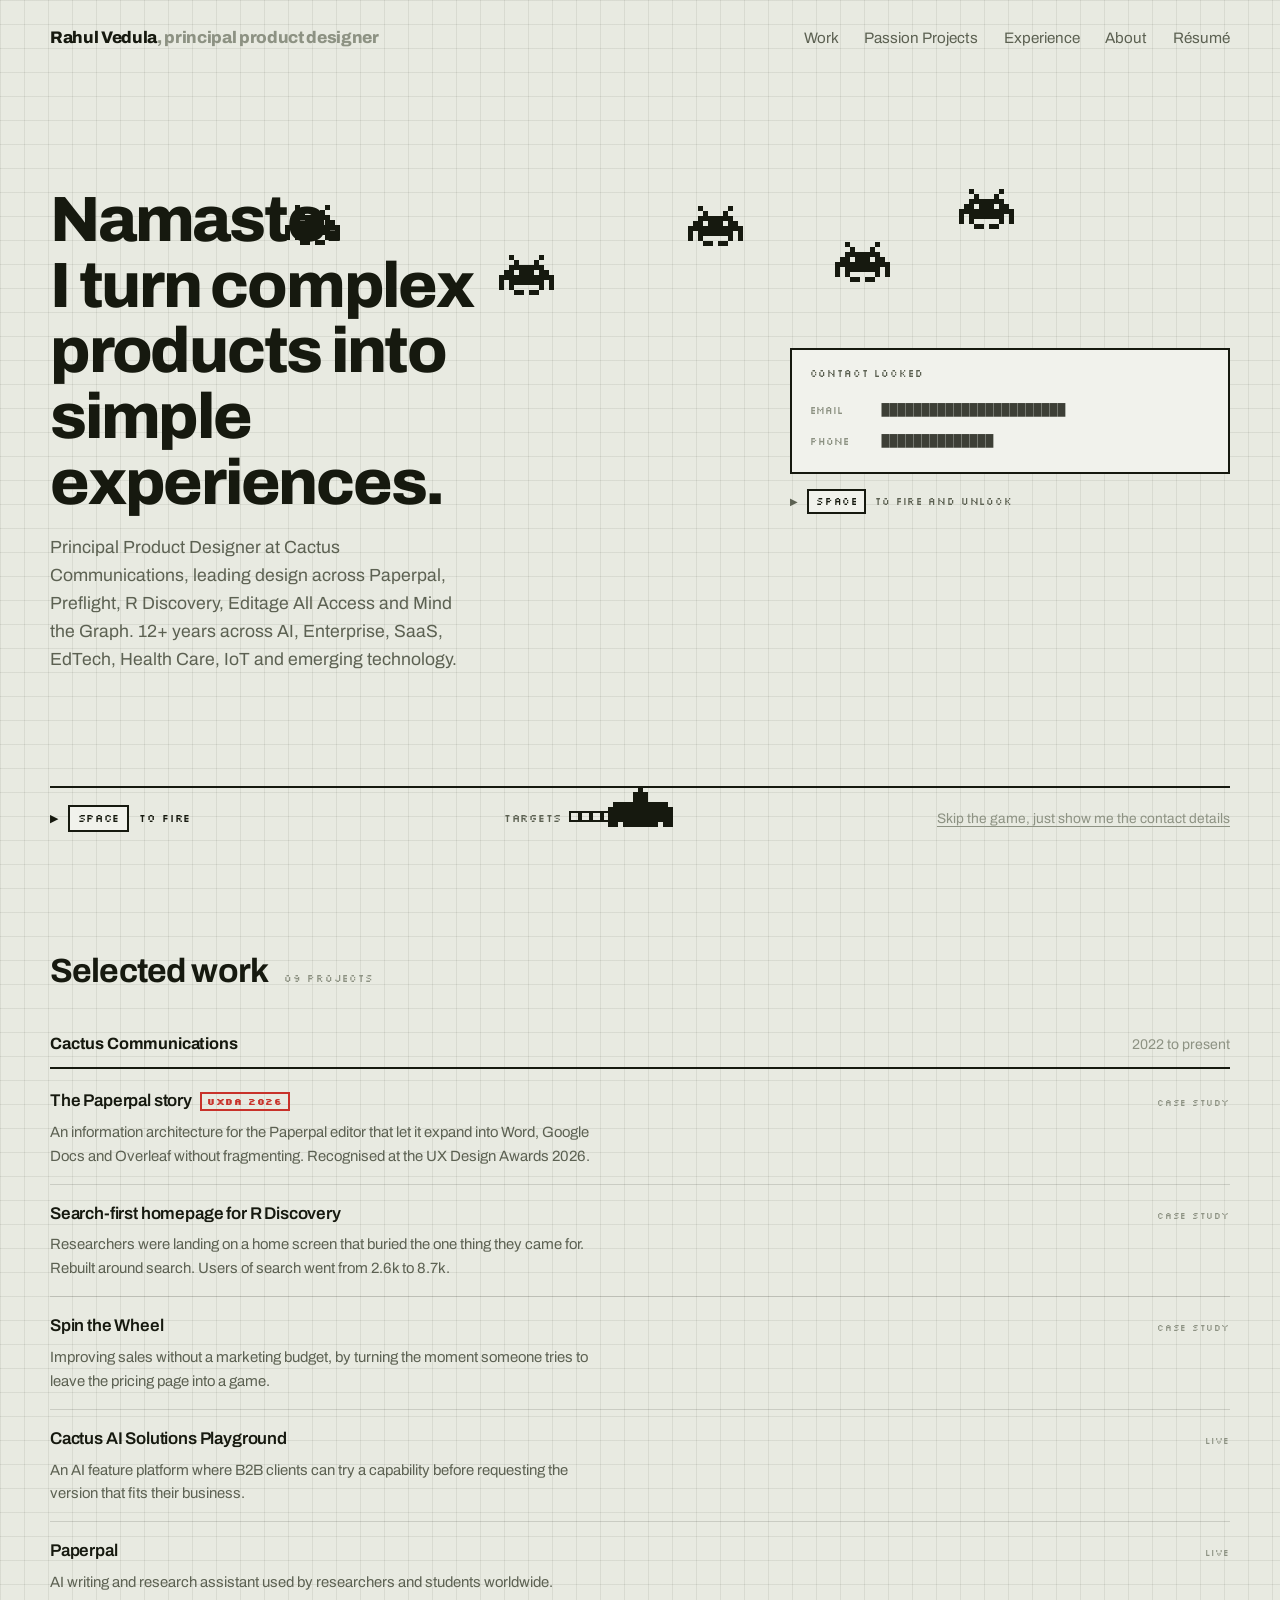
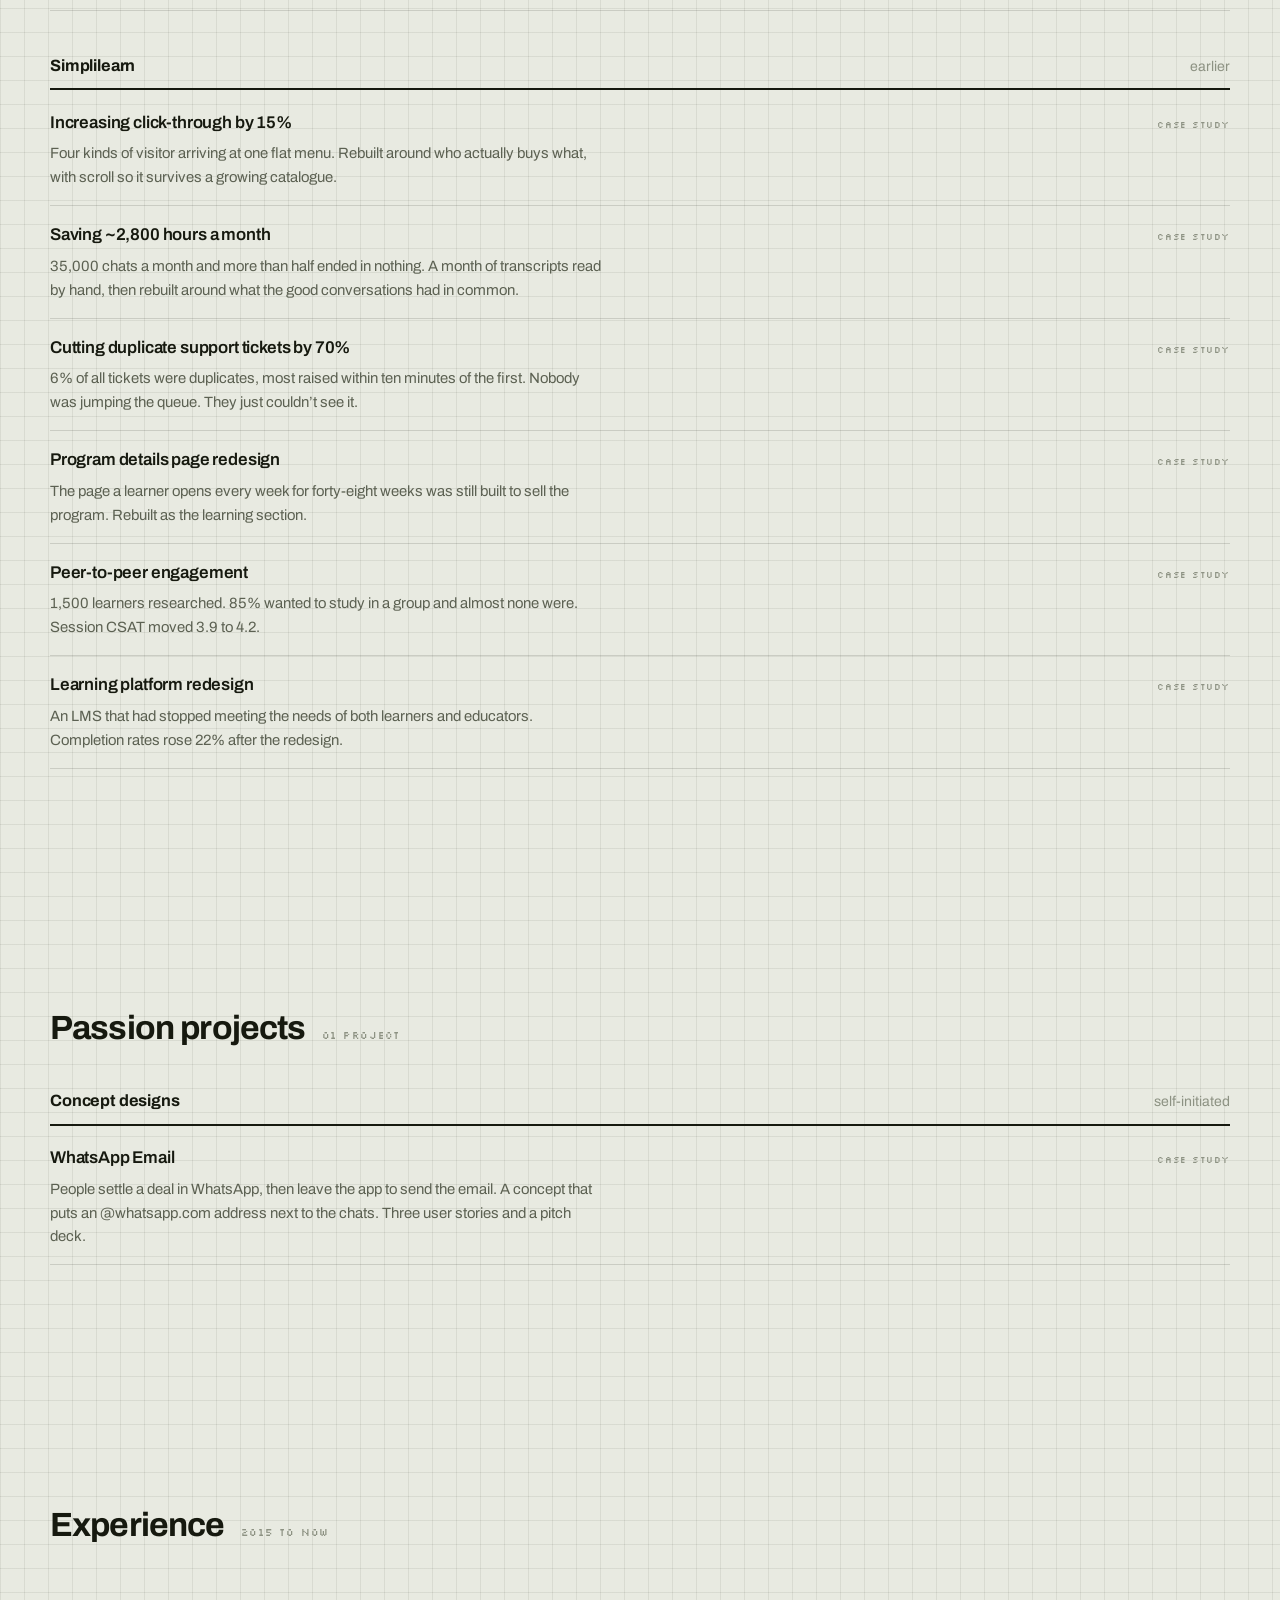
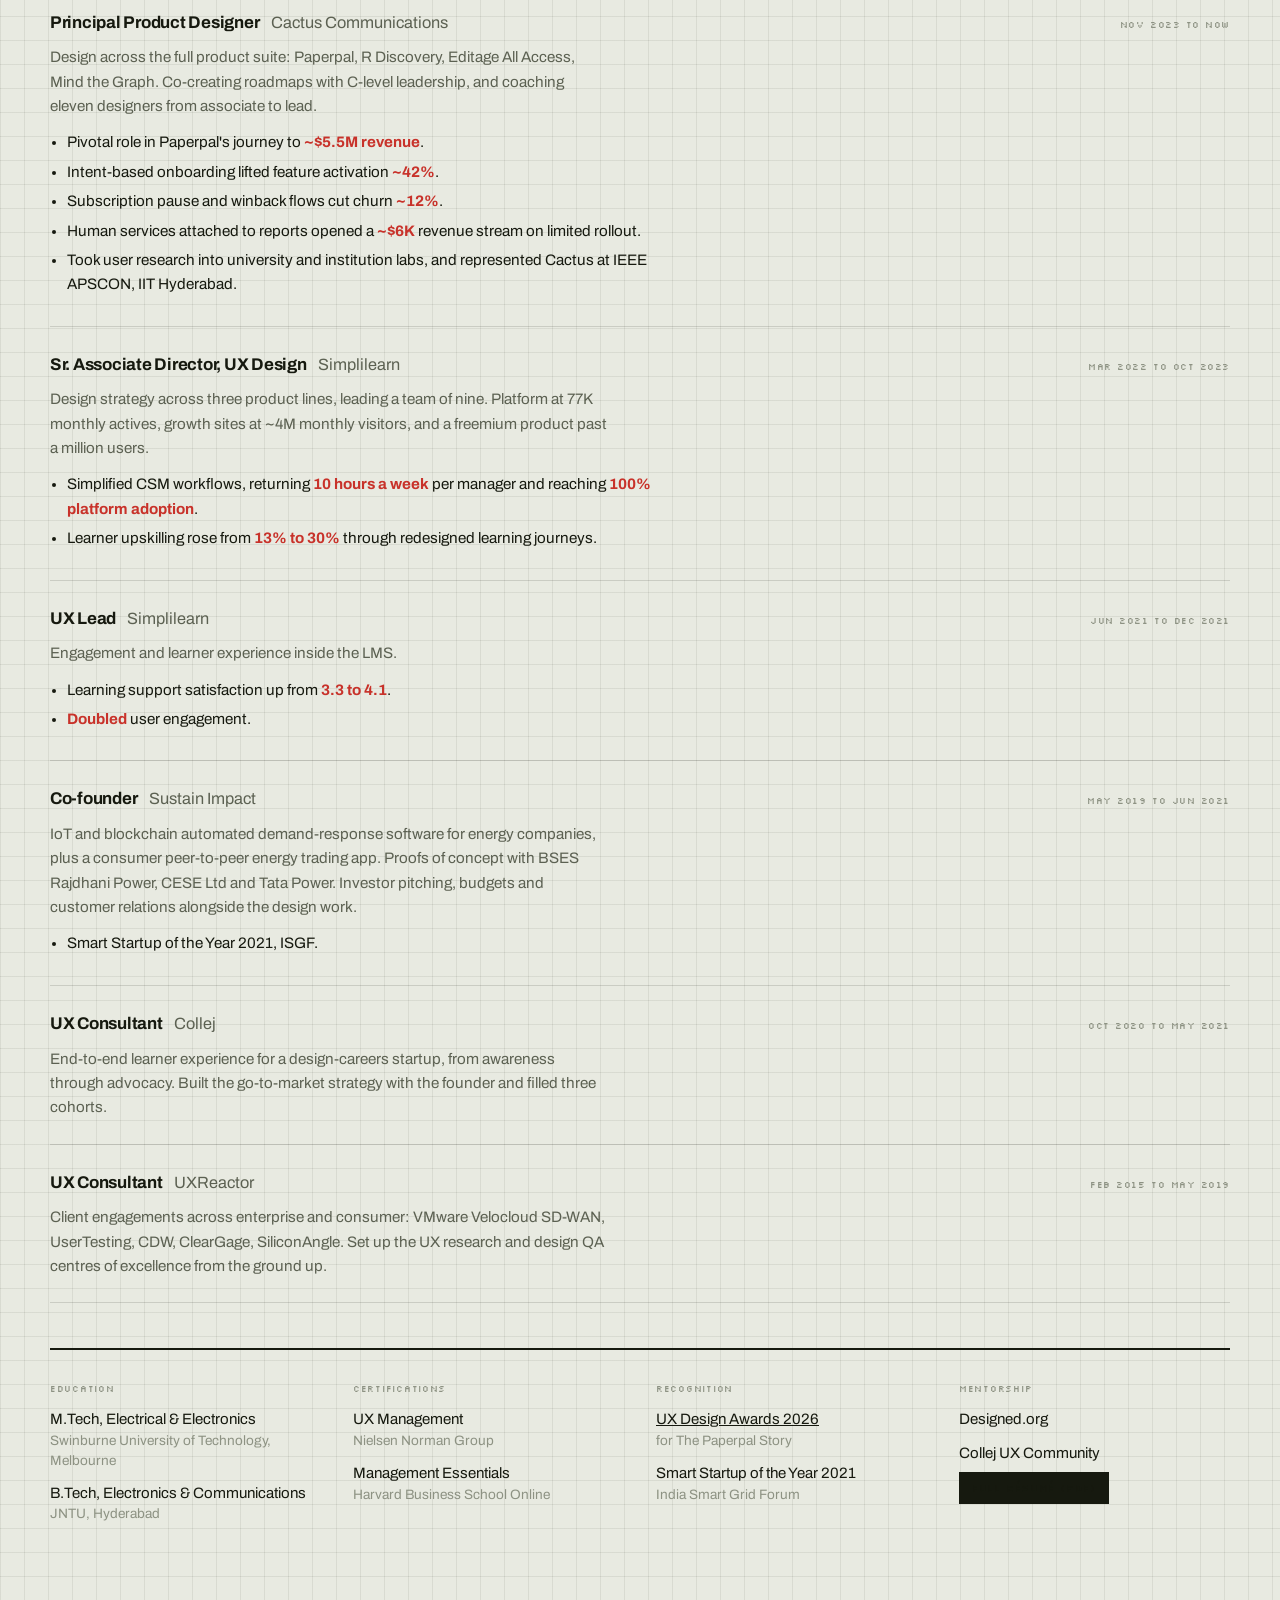
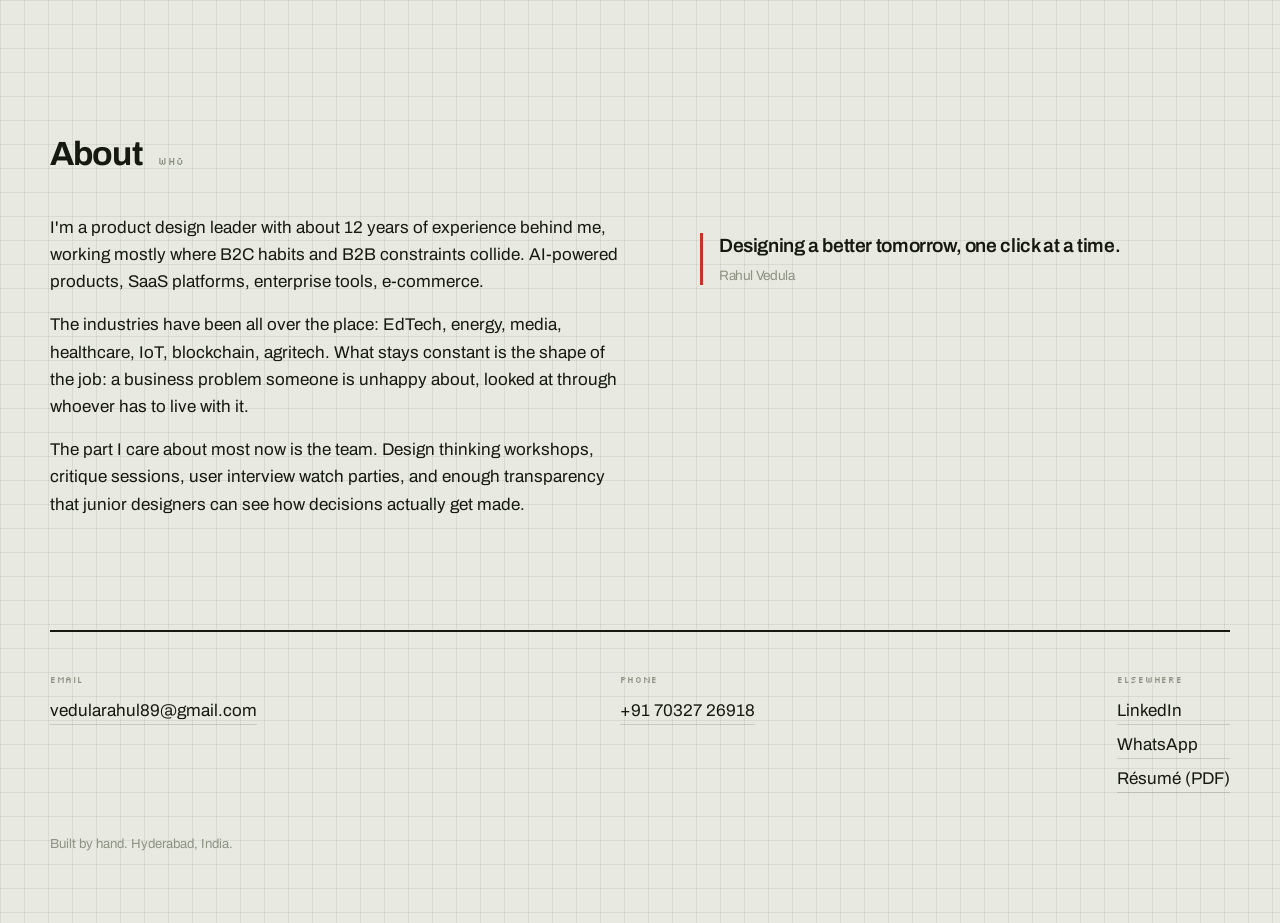
<file: index.html>
<!DOCTYPE html>
<html lang="en">
<head>
<meta charset="utf-8" />
<meta name="viewport" content="width=device-width, initial-scale=1" />
<title>Rahul Vedula, Principal Product Designer</title>
<meta name="description" content="Rahul Vedula, Principal Product Designer at Cactus Communications. Twelve years of product design across AI tools, SaaS and enterprise. Hyderabad, India." />
<meta property="og:title" content="Rahul Vedula, Principal Product Designer" />
<meta property="og:description" content="Twelve years designing AI, SaaS and enterprise products. Shoot the targets to unlock my contact details." />
<meta property="og:type" content="website" />
<link rel="icon" type="image/png" sizes="16x16" href="[data-uri]" />
<link rel="icon" type="image/png" sizes="32x32" href="[data-uri]" />
<link rel="icon" type="image/png" sizes="48x48" href="[data-uri]" />
<link rel="preconnect" href="https://fonts.googleapis.com" />
<link rel="preconnect" href="https://fonts.gstatic.com" crossorigin />
<link href="https://fonts.googleapis.com/css2?family=Archivo:wght@400;500;600;700;800&family=Silkscreen:wght@400;700&display=swap" rel="stylesheet" />
<style>
/* ── tokens ─────────────────────────────────────────────────────── */
:root{
  --paper:#E8EAE1;
  --paper-lift:#F1F2EC;
  --grid:rgba(22,25,15,.075);
  --grid-strong:rgba(22,25,15,.14);
  --ink:#16190F;
  --ink-soft:#5C6152;
  --ink-faint:#8D9283;
  --hit:#C8322A;
  --cell:24px;              /* the page grid == the sprite grid */
  --measure:62ch;
  --sans:"Archivo",ui-sans-serif,-apple-system,"Segoe UI",Roboto,sans-serif;
  --pixel:"Silkscreen",ui-monospace,"Courier New",monospace;
}

*,*::before,*::after{box-sizing:border-box}
html{-webkit-text-size-adjust:100%}
body{
  margin:0;
  background-color:var(--paper);
  background-image:
    linear-gradient(to right,var(--grid) 1px,transparent 1px),
    linear-gradient(to bottom,var(--grid) 1px,transparent 1px);
  background-size:var(--cell) var(--cell);
  color:var(--ink);
  font-family:var(--sans);
  font-size:17px;
  line-height:1.6;
  -webkit-font-smoothing:antialiased;
}
a{color:inherit}
:focus-visible{outline:3px solid var(--hit);outline-offset:3px}

.wrap{width:min(1180px,100% - 2.5rem);margin-inline:auto}

/* ── masthead ───────────────────────────────────────────────────── */
.masthead{
  position:relative;z-index:6;
  display:flex;align-items:baseline;justify-content:space-between;gap:1.5rem;
  padding-block:1.4rem;flex-wrap:wrap;
}
.mark{font-weight:800;letter-spacing:-.02em;font-size:1.05rem;text-decoration:none}
.mark span{color:var(--ink-faint)}
.masthead nav{display:flex;flex-wrap:wrap;gap:.2rem 1.6rem;font-size:.95rem}
.masthead nav a{color:var(--ink-soft);text-decoration:none;padding-block:.2rem}
.masthead nav a:hover{color:var(--ink);text-decoration:underline;text-underline-offset:4px}

/* ── hero ───────────────────────────────────────────────────────── */
.hero{position:relative;min-height:clamp(560px,86svh,860px);display:flex;flex-direction:column}
.hero__canvas{
  position:absolute;inset:0;width:100%;height:100%;
  z-index:4;pointer-events:none;
}
.hero__body{
  position:relative;z-index:2;flex:1;padding-block:2rem;
  display:grid;align-items:center;gap:clamp(1.8rem,4vw,3.6rem);
  grid-template-columns:minmax(0,1.1fr) minmax(0,.9fr);
}
.hero__text{min-width:0}

.hero h1{
  font-size:clamp(2.2rem,5vw,4.3rem);
  font-weight:800;
  letter-spacing:-.035em;
  line-height:1.03;
  margin:0 0 1.1rem;
  max-width:15ch;
  text-wrap:balance;
}
.hero p.lede{
  margin:0;max-width:42ch;color:var(--ink-soft);
  font-size:clamp(1rem,1.5vw,1.1rem);
}

/* ── the locker ─────────────────────────────────────────────────── */
.hero__side{justify-self:end;width:100%;max-width:440px;min-width:0}
.locker{
  position:relative;
  width:100%;
  border:2px solid var(--ink);
  background:var(--paper-lift);
  padding:1rem 1.1rem;
}
.fire-hint{
  display:flex;align-items:center;gap:.55rem;margin:.95rem 0 0;
  font-family:var(--pixel);font-size:.6rem;letter-spacing:.07em;color:var(--ink-soft);
}
.fire-hint kbd{
  font:inherit;border:2px solid var(--ink);padding:.16rem .42rem;
  background:var(--paper-lift);color:var(--ink);
}
.locker.is-open ~ .fire-hint{display:none}
.locker__title{
  font-family:var(--pixel);font-size:.6rem;letter-spacing:.09em;
  color:var(--ink-soft);margin-bottom:.7rem;
}
.slot{display:flex;align-items:baseline;gap:.9rem;padding-block:.34rem}
.slot__key{font-family:var(--pixel);font-size:.6rem;color:var(--ink-faint);width:3.6rem;flex:none}
.slot__val{font-family:var(--pixel);font-size:.82rem;letter-spacing:.01em;word-break:break-all}
.slot__val b{font-weight:400;color:var(--ink)}
.slot__val i{font-style:normal;color:var(--ink);opacity:.82}

.locker.is-open{border-color:var(--hit)}
.stamp{
  position:absolute;right:-.7rem;top:-1.5rem;
  font-family:var(--pixel);font-size:.72rem;letter-spacing:.08em;
  color:var(--hit);border:2px solid var(--hit);padding:.3rem .55rem;
  background:var(--paper);
  transform:rotate(-7deg) scale(.4);opacity:0;
  transition:transform .32s cubic-bezier(.2,1.5,.4,1),opacity .18s;
}
.locker.is-open .stamp{transform:rotate(-7deg) scale(1);opacity:1}

.locker__acts{display:none;gap:.5rem;margin-top:.9rem;flex-wrap:wrap}
.locker.is-open .locker__acts{display:flex}
.btn{
  font-family:var(--pixel);font-size:.62rem;letter-spacing:.06em;
  border:2px solid var(--ink);background:var(--ink);color:var(--paper-lift);
  padding:.5rem .7rem;text-decoration:none;cursor:pointer;
}
.btn--ghost{background:transparent;color:var(--ink)}
.btn:hover{background:var(--hit);border-color:var(--hit);color:#fff}

/* ── HUD ────────────────────────────────────────────────────────── */
.hud{
  position:relative;z-index:5;
  display:flex;align-items:center;justify-content:space-between;gap:1rem;
  padding-block:1.1rem;border-top:2px solid var(--ink);flex-wrap:wrap;
}
.hud__prompt{font-family:var(--pixel);font-size:.66rem;letter-spacing:.07em;display:flex;align-items:center;gap:.6rem}
.hud__prompt kbd{
  font:inherit;border:2px solid var(--ink);padding:.18rem .45rem;
  background:var(--paper-lift);
}
.blink{animation:blink 1.15s steps(1,end) infinite}
@keyframes blink{50%{opacity:0}}
.hud__score{font-family:var(--pixel);font-size:.66rem;letter-spacing:.07em;color:var(--ink-soft);display:flex;gap:.45rem;align-items:center}
.pip{width:11px;height:11px;border:2px solid var(--ink);display:inline-block}
.pip.is-down{background:var(--hit);border-color:var(--hit)}
.skip{
  font-size:.86rem;color:var(--ink-faint);text-decoration:underline;text-underline-offset:3px;
  background:none;border:0;cursor:pointer;font-family:var(--sans);padding:0;
  opacity:0;pointer-events:none;transition:opacity .5s;
}
.skip.is-shown{opacity:1;pointer-events:auto}
.skip:hover{color:var(--ink)}

/* ── sections ───────────────────────────────────────────────────── */
section{padding-block:clamp(3.5rem,8vw,6rem)}
.sec-head{display:flex;align-items:baseline;gap:1rem;margin-bottom:2rem}
.sec-head h2{font-size:clamp(1.5rem,3vw,2.1rem);font-weight:700;letter-spacing:-.025em;margin:0}
.sec-head span{font-family:var(--pixel);font-size:.6rem;color:var(--ink-faint);letter-spacing:.08em}

.group{margin-bottom:2.6rem}
.group__co{
  display:flex;align-items:baseline;gap:.8rem;
  padding-bottom:.6rem;margin-bottom:.2rem;border-bottom:2px solid var(--ink);
}
.group__co strong{font-weight:700;font-size:1.02rem;letter-spacing:-.01em}
.group__co em{font-style:normal;color:var(--ink-faint);font-size:.88rem;margin-left:auto}

.item{
  display:grid;grid-template-columns:1fr auto;gap:.4rem 1.5rem;align-items:baseline;
  padding-block:.95rem;border-bottom:1px solid var(--grid-strong);
  text-decoration:none;position:relative;
}
.item:hover{background:var(--paper-lift)}
.item__t{font-weight:600;letter-spacing:-.01em}
.item:hover .item__t{color:var(--hit)}
.item__d{grid-column:1/-1;color:var(--ink-soft);font-size:.93rem;max-width:var(--measure);margin:0}
.item__go{font-family:var(--pixel);font-size:.58rem;color:var(--ink-faint);letter-spacing:.06em;white-space:nowrap}
.item:hover .item__go{color:var(--hit)}
.item__tag{
  font-family:var(--pixel);font-size:.55rem;letter-spacing:.06em;
  border:2px solid var(--hit);color:var(--hit);padding:.12rem .34rem;margin-left:.5rem;
  vertical-align:.12em;
}

.about{display:grid;grid-template-columns:repeat(auto-fit,minmax(280px,1fr));gap:2.5rem}
.about p{margin:0 0 1rem;max-width:var(--measure)}
.quote{font-size:1.2rem;font-weight:600;letter-spacing:-.02em;line-height:1.35;border-left:3px solid var(--hit);padding-left:1rem}
.quote cite{display:block;font-style:normal;font-size:.85rem;font-weight:400;color:var(--ink-faint);margin-top:.5rem}

/* ── footer ─────────────────────────────────────────────────────── */
footer{border-top:2px solid var(--ink);padding-block:2.5rem 3.5rem}
.foot{display:flex;justify-content:space-between;gap:2rem;flex-wrap:wrap;align-items:flex-start}
.foot a{color:var(--ink);text-decoration:none;border-bottom:1px solid var(--grid-strong)}
.foot a:hover{color:var(--hit);border-color:var(--hit)}
.foot__c{display:flex;flex-direction:column;gap:.35rem}
.foot__k{font-family:var(--pixel);font-size:.58rem;color:var(--ink-faint);letter-spacing:.08em;margin-bottom:.3rem}
.colophon{color:var(--ink-faint);font-size:.82rem;margin-top:2.5rem}

/* ── experience ─────────────────────────────────────────────────── */
.role{padding-block:1.5rem;border-bottom:1px solid var(--grid-strong)}
.role__hd{display:flex;align-items:baseline;gap:.7rem;flex-wrap:wrap}
.role__hd h3{margin:0;font-size:1.06rem;font-weight:700;letter-spacing:-.015em}
.role__hd .co{color:var(--ink-soft);font-size:1.02rem}
.role__hd time{margin-left:auto;font-family:var(--pixel);font-size:.57rem;color:var(--ink-faint);letter-spacing:.06em;white-space:nowrap}
.role > p{margin:.6rem 0 0;color:var(--ink-soft);font-size:.95rem;max-width:var(--measure)}
.role ul{margin:.75rem 0 0;padding-left:1.05rem;max-width:var(--measure)}
.role li{margin-bottom:.32rem;font-size:.95rem}
.role li b{font-weight:700;color:var(--hit)}

.creds{
  display:grid;grid-template-columns:repeat(auto-fit,minmax(215px,1fr));gap:2rem;
  margin-top:2.8rem;padding-top:2rem;border-top:2px solid var(--ink);
}
.creds h4{font-family:var(--pixel);font-size:.57rem;letter-spacing:.08em;color:var(--ink-faint);margin:0 0 .8rem;font-weight:400}
.creds p{margin:0 0 .75rem;font-size:.94rem;line-height:1.45}
.creds em{font-style:normal;color:var(--ink-faint);display:block;font-size:.85rem}
.creds a{color:inherit}
.resume-cta{margin-top:2.2rem}

@media (max-width:860px){
  .hero__body{grid-template-columns:1fr;align-content:center}
  .hero__side{justify-self:start;max-width:430px}
  .hero h1{max-width:18ch}
}
@media (max-width:640px){
  :root{--cell:20px}
  .masthead nav{gap:1.1rem;font-size:.88rem}
  .hud{gap:.6rem}
  .item{grid-template-columns:1fr}
  .item__go{display:none}
}
@media (prefers-reduced-motion:reduce){
  *{animation-duration:.001ms !important;transition-duration:.001ms !important}
}
</style>
</head>
<body>

<div class="wrap">
  <header class="masthead">
    <a class="mark" href="#top">Rahul Vedula<span>, principal product designer</span></a>
    <nav>
      <a href="#work">Work</a>
      <a href="#passion">Passion Projects</a>
      <a href="#experience">Experience</a>
      <a href="#about">About</a>
      <a href="#resume">Résumé</a>
    </nav>
  </header>

  <!-- ── HERO ─────────────────────────────────────────────────── -->
  <main id="top" class="hero">
    <canvas class="hero__canvas" id="game" aria-label="A small shooting game. Hit five targets to unlock Rahul's contact details. Contact details are also listed in the footer."></canvas>

    <div class="hero__body">
      <div class="hero__text">
        <h1>Namaste.<br />I turn complex products into simple experiences.</h1>
        <p class="lede">Principal Product Designer at Cactus Communications, leading design across Paperpal, Preflight, R Discovery, Editage All Access and Mind the Graph. 12+ years across AI, Enterprise, SaaS, EdTech, Health Care, IoT and emerging technology.</p>
      </div>

      <div class="hero__side">
        <div class="locker" id="locker">
          <div class="stamp">CLEARED</div>
          <div class="locker__title">CONTACT LOCKED</div>
          <div class="slot">
            <span class="slot__key">EMAIL</span>
            <span class="slot__val" id="slot-email"></span>
          </div>
          <div class="slot">
            <span class="slot__key">PHONE</span>
            <span class="slot__val" id="slot-phone"></span>
          </div>
          <div class="locker__acts">
            <button class="btn" id="copyMail" type="button">COPY EMAIL</button>
            <a class="btn btn--ghost" id="waLink" href="#">WHATSAPP</a>
            <a class="btn btn--ghost" href="https://www.linkedin.com/in/rahulvedula/" target="_blank" rel="noopener">LINKEDIN</a>
          </div>
        </div>
        <p class="fire-hint" id="fireHint">
          <span class="blink">▶</span>
          <kbd id="fireKey2">SPACE</kbd>
          <span id="fireTxt2">TO FIRE AND UNLOCK</span>
        </p>
      </div>
    </div>

    <div class="hud">
      <div class="hud__prompt" id="prompt">
        <span class="blink">▶</span>
        <kbd id="fireKey">SPACE</kbd>
        <span id="promptText">TO FIRE</span>
      </div>
      <div class="hud__score">
        <span>TARGETS</span>
        <span id="pips"></span>
      </div>
      <button class="skip" id="skip" type="button">Skip the game, just show me the contact details</button>
    </div>
  </main>

  <!-- ── WORK ─────────────────────────────────────────────────── -->
  <section id="work">
    <div class="sec-head"><h2>Selected work</h2><span>09 PROJECTS</span></div>

    <div class="group">
      <div class="group__co"><strong>Cactus Communications</strong><em>2022 to present</em></div>

      <a class="item" href="paperpal.html">
        <span class="item__t">The Paperpal story<span class="item__tag">UXDA 2026</span></span>
        <span class="item__go">CASE STUDY</span>
        <p class="item__d">An information architecture for the Paperpal editor that let it expand into Word, Google Docs and Overleaf without fragmenting. Recognised at the UX Design Awards 2026.</p>
      </a>

      <a class="item" href="r-discovery.html">
        <span class="item__t">Search-first homepage for R Discovery</span>
        <span class="item__go">CASE STUDY</span>
        <p class="item__d">Researchers were landing on a home screen that buried the one thing they came for. Rebuilt around search. Users of search went from 2.6k to 8.7k.</p>
      </a>

      <a class="item" href="spin-the-wheel.html">
        <span class="item__t">Spin the Wheel</span>
        <span class="item__go">CASE STUDY</span>
        <p class="item__d">Improving sales without a marketing budget, by turning the moment someone tries to leave the pricing page into a game.</p>
      </a>

      <a class="item" href="https://aisolutions.cactusglobal.com" target="_blank" rel="noopener">
        <span class="item__t">Cactus AI Solutions Playground</span>
        <span class="item__go">LIVE</span>
        <p class="item__d">An AI feature platform where B2B clients can try a capability before requesting the version that fits their business.</p>
      </a>

      <a class="item" href="https://paperpal.com" target="_blank" rel="noopener">
        <span class="item__t">Paperpal</span>
        <span class="item__go">LIVE</span>
        <p class="item__d">AI writing and research assistant used by researchers and students worldwide.</p>
      </a>
    </div>

    <div class="group">
      <div class="group__co"><strong>Simplilearn</strong><em>earlier</em></div>

      <a class="item" href="megamenu.html">
        <span class="item__t">Increasing click-through by 15%</span>
        <span class="item__go">CASE STUDY</span>
        <p class="item__d">Four kinds of visitor arriving at one flat menu. Rebuilt around who actually buys what, with scroll so it survives a growing catalogue.</p>
      </a>

      <a class="item" href="chatbot.html">
        <span class="item__t">Saving ~2,800 hours a month</span>
        <span class="item__go">CASE STUDY</span>
        <p class="item__d">35,000 chats a month and more than half ended in nothing. A month of transcripts read by hand, then rebuilt around what the good conversations had in common.</p>
      </a>

      <a class="item" href="ticket-reduction.html">
        <span class="item__t">Cutting duplicate support tickets by 70%</span>
        <span class="item__go">CASE STUDY</span>
        <p class="item__d">6% of all tickets were duplicates, most raised within ten minutes of the first. Nobody was jumping the queue. They just couldn’t see it.</p>
      </a>

      <a class="item" href="program-details.html">
        <span class="item__t">Program details page redesign</span>
        <span class="item__go">CASE STUDY</span>
        <p class="item__d">The page a learner opens every week for forty-eight weeks was still built to sell the program. Rebuilt as the learning section.</p>
      </a>

      <a class="item" href="peer-to-peer.html">
        <span class="item__t">Peer-to-peer engagement</span>
        <span class="item__go">CASE STUDY</span>
        <p class="item__d">1,500 learners researched. 85% wanted to study in a group and almost none were. Session CSAT moved 3.9 to 4.2.</p>
      </a>

      <a class="item" href="lms.html">
        <span class="item__t">Learning platform redesign</span>
        <span class="item__go">CASE STUDY</span>
        <p class="item__d">An LMS that had stopped meeting the needs of both learners and educators. Completion rates rose 22% after the redesign.</p>
      </a>
    </div>
  </section>

  <!-- ── PASSION PROJECTS ─────────────────────────────────────── -->
  <section id="passion">
    <div class="sec-head"><h2>Passion projects</h2><span>01 PROJECT</span></div>

    <div class="group">
      <div class="group__co"><strong>Concept designs</strong><em>self-initiated</em></div>

      <a class="item" href="whatsapp-email.html">
        <span class="item__t">WhatsApp Email</span>
        <span class="item__go">CASE STUDY</span>
        <p class="item__d">People settle a deal in WhatsApp, then leave the app to send the email. A concept that puts an @whatsapp.com address next to the chats. Three user stories and a pitch deck.</p>
      </a>
    </div>
  </section>

  <!-- ── EXPERIENCE ───────────────────────────────────────────── -->
  <section id="experience">
    <div class="sec-head"><h2>Experience</h2><span>2015 TO NOW</span></div>

    <div class="role">
      <div class="role__hd"><h3>Principal Product Designer</h3><span class="co">Cactus Communications</span><time>NOV 2023 TO NOW</time></div>
      <p>Design across the full product suite: Paperpal, R Discovery, Editage All Access, Mind the Graph. Co-creating roadmaps with C-level leadership, and coaching eleven designers from associate to lead.</p>
      <ul>
        <li>Pivotal role in Paperpal's journey to <b>~$5.5M revenue</b>.</li>
        <li>Intent-based onboarding lifted feature activation <b>~42%</b>.</li>
        <li>Subscription pause and winback flows cut churn <b>~12%</b>.</li>
        <li>Human services attached to reports opened a <b>~$6K</b> revenue stream on limited rollout.</li>
        <li>Took user research into university and institution labs, and represented Cactus at IEEE APSCON, IIT Hyderabad.</li>
      </ul>
    </div>

    <div class="role">
      <div class="role__hd"><h3>Sr. Associate Director, UX Design</h3><span class="co">Simplilearn</span><time>MAR 2022 TO OCT 2023</time></div>
      <p>Design strategy across three product lines, leading a team of nine. Platform at 77K monthly actives, growth sites at ~4M monthly visitors, and a freemium product past a million users.</p>
      <ul>
        <li>Simplified CSM workflows, returning <b>10 hours a week</b> per manager and reaching <b>100% platform adoption</b>.</li>
        <li>Learner upskilling rose from <b>13% to 30%</b> through redesigned learning journeys.</li>
      </ul>
    </div>

    <div class="role">
      <div class="role__hd"><h3>UX Lead</h3><span class="co">Simplilearn</span><time>JUN 2021 TO DEC 2021</time></div>
      <p>Engagement and learner experience inside the LMS.</p>
      <ul>
        <li>Learning support satisfaction up from <b>3.3 to 4.1</b>.</li>
        <li><b>Doubled</b> user engagement.</li>
      </ul>
    </div>

    <div class="role">
      <div class="role__hd"><h3>Co-founder</h3><span class="co">Sustain Impact</span><time>MAY 2019 TO JUN 2021</time></div>
      <p>IoT and blockchain automated demand-response software for energy companies, plus a consumer peer-to-peer energy trading app. Proofs of concept with BSES Rajdhani Power, CESE Ltd and Tata Power. Investor pitching, budgets and customer relations alongside the design work.</p>
      <ul>
        <li>Smart Startup of the Year 2021, ISGF.</li>
      </ul>
    </div>

    <div class="role">
      <div class="role__hd"><h3>UX Consultant</h3><span class="co">Collej</span><time>OCT 2020 TO MAY 2021</time></div>
      <p>End-to-end learner experience for a design-careers startup, from awareness through advocacy. Built the go-to-market strategy with the founder and filled three cohorts.</p>
    </div>

    <div class="role">
      <div class="role__hd"><h3>UX Consultant</h3><span class="co">UXReactor</span><time>FEB 2015 TO MAY 2019</time></div>
      <p>Client engagements across enterprise and consumer: VMware Velocloud SD-WAN, UserTesting, CDW, ClearGage, SiliconAngle. Set up the UX research and design QA centres of excellence from the ground up.</p>
    </div>

    <div class="creds">
      <div>
        <h4>EDUCATION</h4>
        <p>M.Tech, Electrical &amp; Electronics<em>Swinburne University of Technology, Melbourne</em></p>
        <p>B.Tech, Electronics &amp; Communications<em>JNTU, Hyderabad</em></p>
      </div>
      <div>
        <h4>CERTIFICATIONS</h4>
        <p>UX Management<em>Nielsen Norman Group</em></p>
        <p>Management Essentials<em>Harvard Business School Online</em></p>
      </div>
      <div>
        <h4>RECOGNITION</h4>
        <p><a href="https://ux-design-awards.com/winners/2026-1-the-paperpal-story" target="_blank" rel="noopener">UX Design Awards 2026</a><em>for The Paperpal Story</em></p>
        <p>Smart Startup of the Year 2021<em>India Smart Grid Forum</em></p>
      </div>
      <div>
        <h4>MENTORSHIP</h4>
        <p>Designed.org</p>
        <p>Collej UX Community</p>
        <p class="resume-cta"><a class="btn" href="#resume" target="_blank" rel="noopener">FULL RÉSUMÉ (PDF)</a></p>
      </div>
    </div>
  </section>

  <!-- ── ABOUT ────────────────────────────────────────────────── -->
  <section id="about">
    <div class="sec-head"><h2>About</h2><span>WHO</span></div>
    <div class="about">
      <div>
        <p>I'm a product design leader with about 12 years of experience behind me, working mostly where B2C habits and B2B constraints collide. AI-powered products, SaaS platforms, enterprise tools, e-commerce.</p>
        <p>The industries have been all over the place: EdTech, energy, media, healthcare, IoT, blockchain, agritech. What stays constant is the shape of the job: a business problem someone is unhappy about, looked at through whoever has to live with it.</p>
        <p>The part I care about most now is the team. Design thinking workshops, critique sessions, user interview watch parties, and enough transparency that junior designers can see how decisions actually get made.</p>
      </div>
      <div>
        <blockquote class="quote">
          Designing a better tomorrow, one click at a time.
          <cite>Rahul Vedula</cite>
        </blockquote>
      </div>
    </div>
  </section>

  <!-- ── FOOTER ───────────────────────────────────────────────── -->
  <footer id="contact">
    <div class="foot">
      <div class="foot__c">
        <span class="foot__k">EMAIL</span>
        <a href="mailto:vedularahul89@gmail.com">vedularahul89@gmail.com</a>
      </div>
      <div class="foot__c">
        <span class="foot__k">PHONE</span>
        <a href="tel:+917032726918">+91 70327 26918</a>
      </div>
      <div class="foot__c">
        <span class="foot__k">ELSEWHERE</span>
        <a href="https://www.linkedin.com/in/rahulvedula/" target="_blank" rel="noopener">LinkedIn</a>
        <a href="https://wa.me/917032726918" target="_blank" rel="noopener">WhatsApp</a>
        <a href="#resume">Résumé (PDF)</a>
      </div>
    </div>
    <p class="colophon">Built by hand. Hyderabad, India.</p>
  </footer>
</div>

<script>
(function(){
  "use strict";

  /* ── contact, assembled at runtime rather than sitting in the markup ── */
  const MAIL_PARTS = ["vedularahul89","@gmail",".com"];
  const TEL_PARTS  = ["+91 70327"," 26918"];
  const WA_NUMBER  = "917032726918";

  const SEGMENTS = [
    {slot:"email",i:0},{slot:"email",i:1},{slot:"email",i:2},
    {slot:"phone",i:0},{slot:"phone",i:1}
  ];
  const TOTAL = SEGMENTS.length;

  /* ── sprites (# = ink) ────────────────────────────────────────── */
  const TARGET_A = [
    "..#.....#..",
    "...#...#...",
    "..#######..",
    ".##.###.##.",
    "###########",
    "#.#######.#",
    "#.#.....#.#",
    "...##.##..."
  ];
  const TARGET_B = [
    "..#.....#..",
    "#..#...#..#",
    "#.#######.#",
    "###.###.###",
    "###########",
    ".#########.",
    "..#.....#..",
    ".#.......#."
  ];
  const SHIP = [
    "......#......",
    ".....###.....",
    ".....###.....",
    ".###########.",
    "#############",
    "#############",
    "#############",
    "##.#######.##"
  ];

  /* ── dom ──────────────────────────────────────────────────────── */
  const cv      = document.getElementById("game");
  const ctx     = cv.getContext("2d");
  const hero    = document.querySelector(".hero");
  const locker  = document.getElementById("locker");
  const elMail  = document.getElementById("slot-email");
  const elTel   = document.getElementById("slot-phone");
  const elPips  = document.getElementById("pips");
  const elSkip  = document.getElementById("skip");
  const elPrompt= document.getElementById("prompt");
  const elKey   = document.getElementById("fireKey");
  const elPTxt  = document.getElementById("promptText");
  const elKey2  = document.getElementById("fireKey2");
  const elTxt2  = document.getElementById("fireTxt2");
  const elCopy  = document.getElementById("copyMail");
  const elWa    = document.getElementById("waLink");
  const elTitle = document.querySelector(".locker__title");

  const reduced = window.matchMedia("(prefers-reduced-motion: reduce)").matches;
  const touch   = window.matchMedia("(hover: none)").matches;

  /* ── state ────────────────────────────────────────────────────── */
  let W=0,H=0,px=4;                     // px = size of one sprite pixel
  const revealed = {email:[false,false,false], phone:[false,false]};
  let targets=[], bullets=[], bits=[], queue=[];
  let ship={x:0,tx:0};
  let hits=0, won=false, started=false, cooldown=0, t=0;
  let heroVisible=true, running=true;

  /* ── locker rendering ─────────────────────────────────────────── */
  function block(n){ return "█".repeat(n); }
  function paint(el, parts, flags){
    el.innerHTML = parts.map(function(p,i){
      return flags[i] ? "<b>"+p.replace(/ /g,"&nbsp;")+"</b>"
                      : "<i>"+block(p.trim().length)+"</i>";
    }).join("");
  }
  function renderLocker(){
    paint(elMail, MAIL_PARTS, revealed.email);
    paint(elTel,  TEL_PARTS,  revealed.phone);
  }
  function renderPips(){
    let s="";
    for(let i=0;i<TOTAL;i++) s += '<span class="pip'+(i<hits?" is-down":"")+'"></span>';
    elPips.innerHTML = s;
  }

  function unlockAll(silent){
    revealed.email=[true,true,true];
    revealed.phone=[true,true];
    hits=TOTAL; won=true;
    renderLocker(); renderPips();
    locker.classList.add("is-open");
    elTitle.textContent = silent ? "CONTACT" : "CONTACT UNLOCKED";
    elWa.href = "https://wa.me/"+WA_NUMBER;
    elPrompt.style.display="none";
    elSkip.classList.remove("is-shown");
    targets.length=0;
  }

  /* ── canvas sizing ────────────────────────────────────────────── */
  function resize(){
    const r = hero.getBoundingClientRect();
    const dpr = Math.min(window.devicePixelRatio||1, 2);
    W = Math.max(320, r.width); H = Math.max(360, r.height);
    cv.width = W*dpr; cv.height = H*dpr;
    ctx.setTransform(dpr,0,0,dpr,0,0);
    ctx.imageSmoothingEnabled = false;
    px = W < 620 ? 3 : (W < 980 ? 4 : 5);
    layout();
  }

  function spriteW(s){ return s[0].length*px; }
  function spriteH(s){ return s.length*px; }

  function layout(){
    ship.x = ship.tx = W/2;
    if(!targets.length) return;
    const span = Math.min(W - spriteW(TARGET_A) - 40, 720);
    const left = (W - span)/2;
    targets.forEach(function(g,i){
      g.baseX = left + (span/(TOTAL-1))*i;
      g.baseY = H*0.16 + (i%2)*px*9;
    });
  }

  function makeTargets(){
    queue = SEGMENTS.slice();
    targets = SEGMENTS.map(function(_,i){
      return {baseX:0, baseY:0, x:0, y:0,
              phase: i*0.9, speed: 0.34 + i*0.045, amp: 38 + i*7, dead:false};
    });
    layout();
  }

  /* ── drawing ──────────────────────────────────────────────────── */
  function drawSprite(sp, x, y, color){
    ctx.fillStyle = color;
    for(let r=0;r<sp.length;r++){
      const row = sp[r];
      for(let c=0;c<row.length;c++){
        if(row[c] === "#") ctx.fillRect(Math.round(x+c*px), Math.round(y+r*px), px, px);
      }
    }
  }

  function burst(sp, x, y){
    for(let r=0;r<sp.length;r++){
      for(let c=0;c<sp[r].length;c++){
        if(sp[r][c] !== "#") continue;
        if(Math.random() > 0.55) continue;
        bits.push({
          x:x+c*px, y:y+r*px,
          vx:(c - sp[r].length/2)*0.28 + (Math.random()-0.5)*1.6,
          vy:-1.6 - Math.random()*2.4,
          life:1
        });
      }
    }
  }

  /* ── firing ───────────────────────────────────────────────────── */
  function fire(){
    if(won || cooldown > 0) return;
    if(!started){ started = true; }
    cooldown = 16;
    bullets.push({x:ship.x, y:H - spriteH(SHIP) - 34, vy:-9});
  }

  function nearestTarget(x){
    let best=null, bd=1e9;
    for(const g of targets){
      if(g.dead) continue;
      const d = Math.abs(g.x + spriteW(TARGET_A)/2 - x);
      if(d < bd){ bd = d; best = g; }
    }
    return best;
  }

  function onHit(g){
    g.dead = true;
    burst(TARGET_A, g.x, g.y);
    const seg = queue.shift();
    if(seg) revealed[seg.slot][seg.i] = true;
    hits++;
    renderLocker(); renderPips();
    elTitle.textContent = "CONTACT " + (TOTAL-hits) + " TO GO";
    if(hits >= TOTAL) setTimeout(function(){ unlockAll(false); }, 520);
  }

  /* ── loop ─────────────────────────────────────────────────────── */
  function frame(){
    if(!running){ requestAnimationFrame(frame); return; }
    t++;
    if(cooldown > 0) cooldown--;
    ctx.clearRect(0,0,W,H);

    // targets drift
    for(const g of targets){
      if(g.dead) continue;
      g.x = g.baseX + Math.sin(t*0.008*g.speed + g.phase) * g.amp;
      g.y = g.baseY + Math.sin(t*0.013 + g.phase) * px*2.2;
      const sp = (Math.floor(t/34) % 2) ? TARGET_A : TARGET_B;
      drawSprite(sp, g.x, g.y, "#16190F");
    }

    // bullets, nudged toward the nearest target so nobody wastes five shots
    for(let i=bullets.length-1;i>=0;i--){
      const b = bullets[i];
      const g = nearestTarget(b.x);
      if(g){
        const cx = g.x + spriteW(TARGET_A)/2;
        b.x += Math.max(-2.4, Math.min(2.4, (cx - b.x) * 0.085));
      }
      b.y += b.vy;
      ctx.fillStyle = "#C8322A";
      ctx.fillRect(Math.round(b.x - px/2), Math.round(b.y), px, px*3);

      let gone = b.y < -20;
      if(!gone){
        for(const g2 of targets){
          if(g2.dead) continue;
          const pad = px*2.5;                       // forgiving hitbox
          if(b.x > g2.x - pad && b.x < g2.x + spriteW(TARGET_A) + pad &&
             b.y < g2.y + spriteH(TARGET_A) + pad && b.y > g2.y - pad){
            onHit(g2); gone = true; break;
          }
        }
      }
      if(gone) bullets.splice(i,1);
    }

    // debris
    for(let i=bits.length-1;i>=0;i--){
      const p = bits[i];
      p.x += p.vx; p.y += p.vy; p.vy += 0.17; p.life -= 0.016;
      if(p.life <= 0){ bits.splice(i,1); continue; }
      ctx.globalAlpha = Math.max(0, p.life);
      ctx.fillStyle = p.life > 0.72 ? "#C8322A" : "#16190F";
      ctx.fillRect(Math.round(p.x), Math.round(p.y), px, px);
      ctx.globalAlpha = 1;
    }

    // ship
    if(!won){
      if(touch){
        const g = nearestTarget(ship.x);
        if(g) ship.tx = g.x + spriteW(TARGET_A)/2;
      }
      ship.x += (ship.tx - ship.x) * 0.12;
      ship.x = Math.max(spriteW(SHIP)/2, Math.min(W - spriteW(SHIP)/2, ship.x));
      drawSprite(SHIP, ship.x - spriteW(SHIP)/2, H - spriteH(SHIP) - 22, "#16190F");
    }

    requestAnimationFrame(frame);
  }

  /* ── input ────────────────────────────────────────────────────── */
  window.addEventListener("keydown", function(e){
    if(won || !heroVisible) return;
    if(e.code === "Space" || e.key === " "){ e.preventDefault(); fire(); }
    else if(e.code === "ArrowLeft"){ e.preventDefault(); ship.tx -= 46; }
    else if(e.code === "ArrowRight"){ e.preventDefault(); ship.tx += 46; }
  });

  hero.addEventListener("pointermove", function(e){
    if(won || e.pointerType === "touch") return;
    ship.tx = e.clientX - hero.getBoundingClientRect().left;
  });

  hero.addEventListener("pointerdown", function(e){
    if(won) return;
    if(e.target.closest("a,button")) return;
    if(e.pointerType !== "touch") ship.tx = e.clientX - hero.getBoundingClientRect().left;
    fire();
  });

  elSkip.addEventListener("click", function(){ unlockAll(true); });

  elCopy.addEventListener("click", function(){
    const mail = MAIL_PARTS.join("");
    navigator.clipboard && navigator.clipboard.writeText(mail);
    elCopy.textContent = "COPIED";
    setTimeout(function(){ elCopy.textContent = "COPY EMAIL"; }, 1600);
  });

  /* ── housekeeping ─────────────────────────────────────────────── */
  if("IntersectionObserver" in window){
    new IntersectionObserver(function(entries){
      heroVisible = entries[0].isIntersecting;
      running = entries[0].isIntersecting;
    },{threshold:0.35}).observe(hero);
  }

  let rt;
  window.addEventListener("resize", function(){
    clearTimeout(rt); rt = setTimeout(resize, 120);
  });

  // the skip is always on offer, not a reward for sitting still
  if(!won) elSkip.classList.add("is-shown");

  /* ── boot ─────────────────────────────────────────────────────── */
  if(touch){
    elKey.textContent = "TAP"; elPTxt.textContent = "ANYWHERE TO FIRE";
    elKey2.textContent = "TAP"; elTxt2.textContent = "ANYWHERE TO FIRE AND UNLOCK";
  }
  renderLocker(); renderPips();

  if(reduced){
    unlockAll(true);
    resize();
  } else {
    makeTargets();
    resize();
    requestAnimationFrame(frame);
  }
})();
</script>
<script src="resume-gate.js" defer></script>
</body>
</html>
</file>
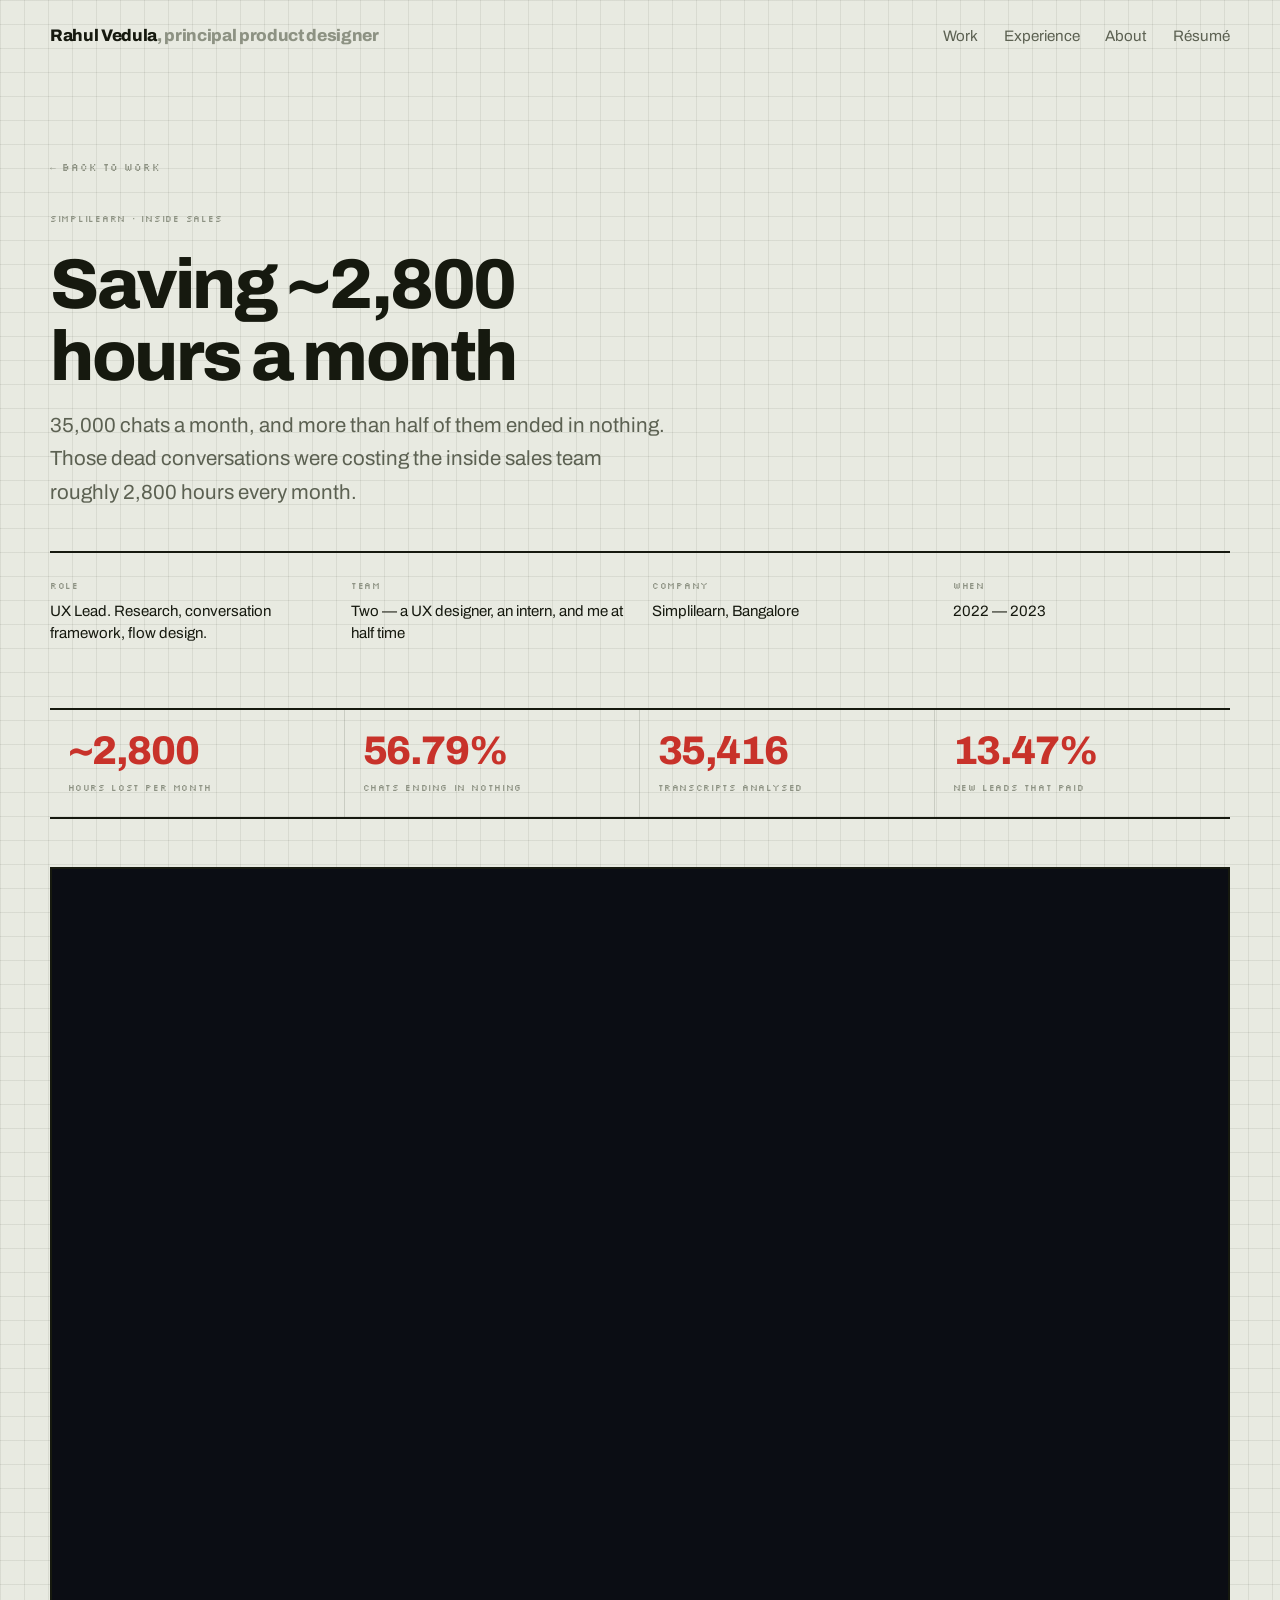
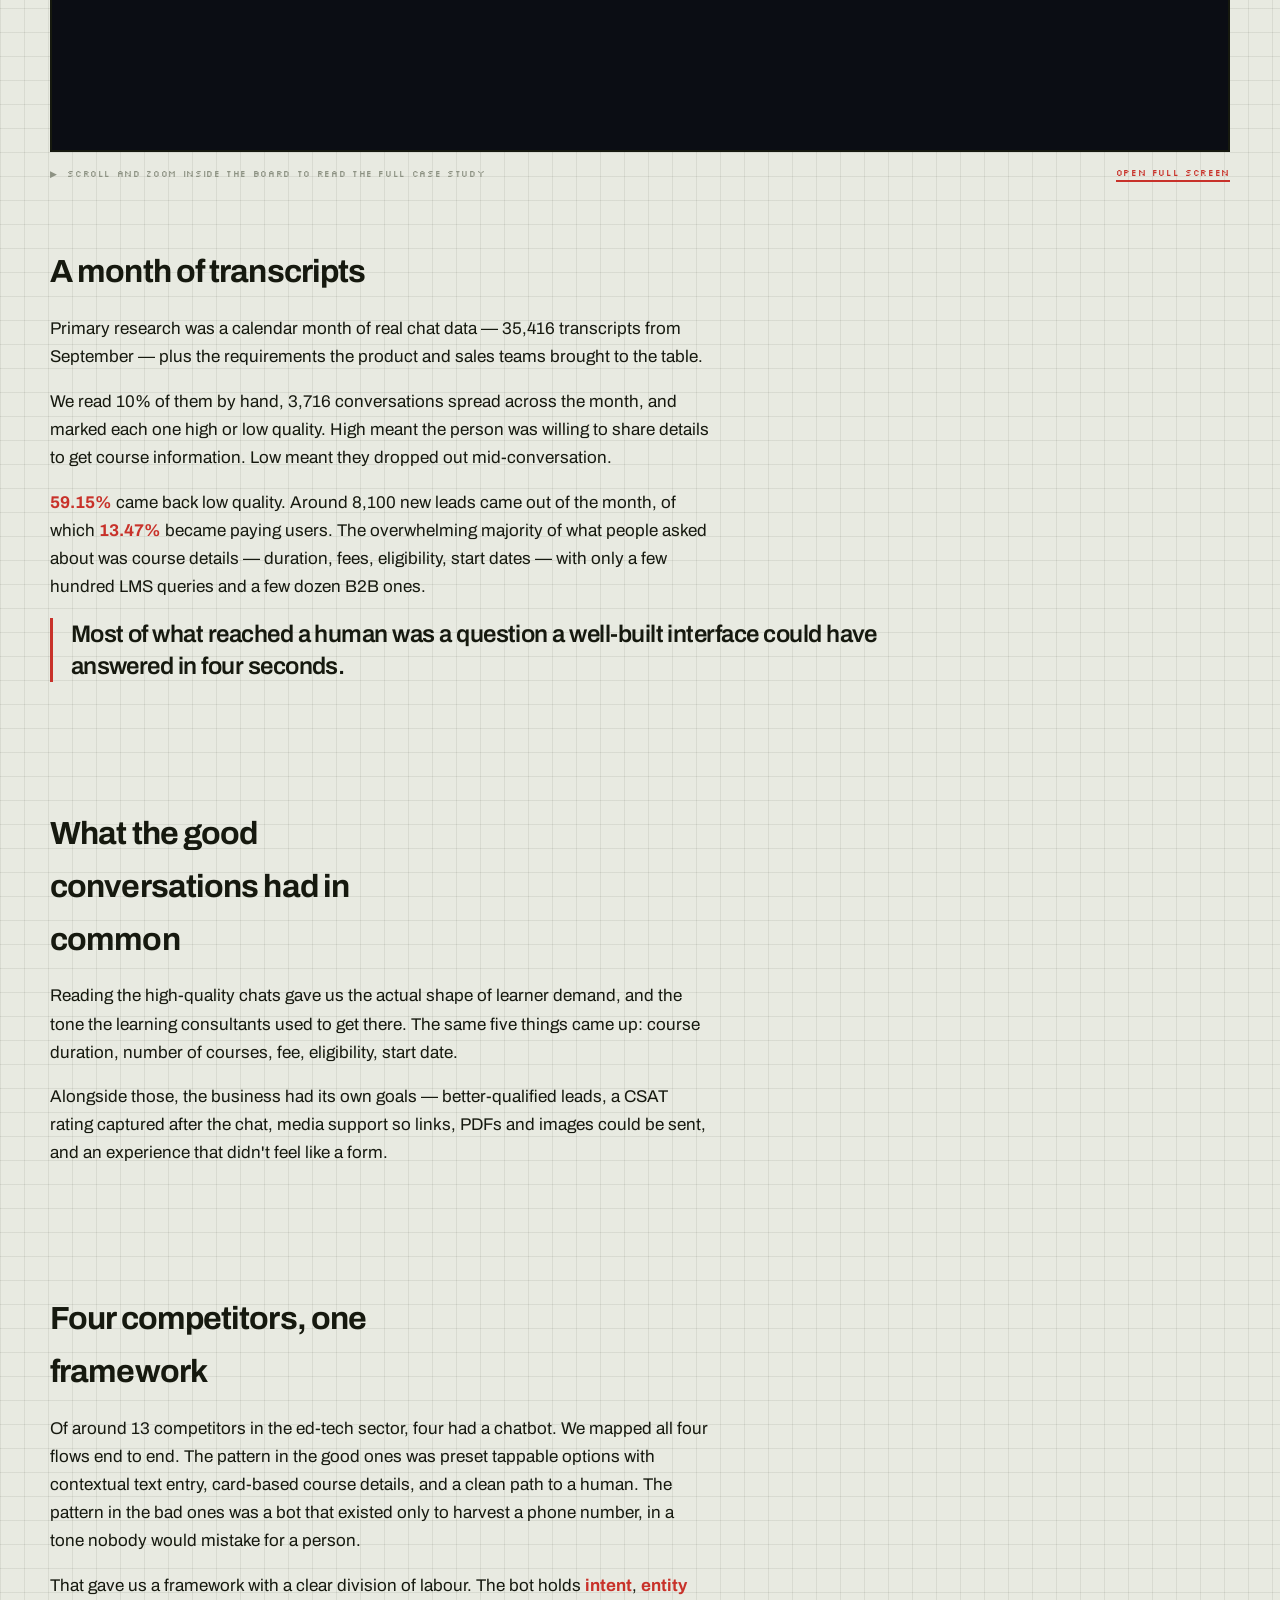
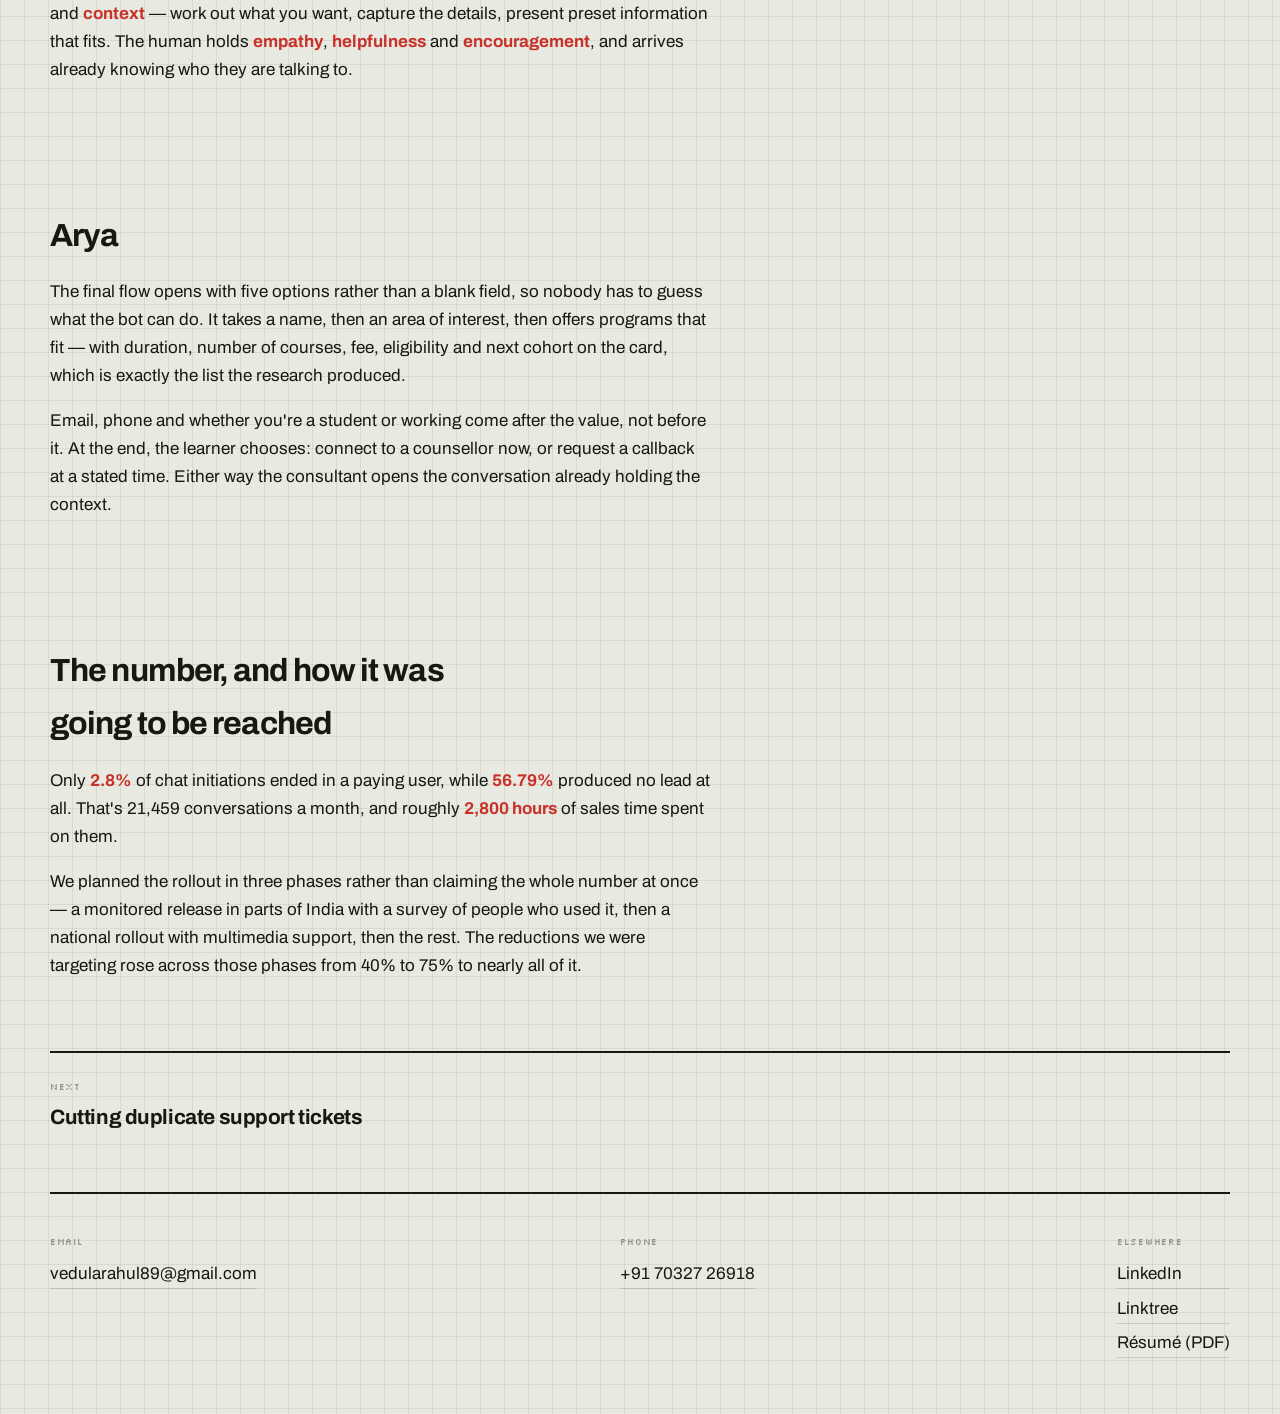
<file: chatbot.html>
<!DOCTYPE html>
<html lang="en">
<head>
<meta charset="utf-8" />
<meta name="viewport" content="width=device-width, initial-scale=1" />
<title>Saving ~2,800 hours a month — Rahul Vedula</title>
<meta name="description" content="Redesigning Simplilearn's website chatbot so inside sales stopped spending their month on conversations that were never going to convert." />
<meta property="og:title" content="Saving ~2,800 hours a month" />
<meta property="og:description" content="Redesigning Simplilearn's website chatbot so inside sales stopped spending their month on conversations that were never going to convert." />
<link rel="icon" type="image/png" sizes="16x16" href="[data-uri]" />
<link rel="icon" type="image/png" sizes="32x32" href="[data-uri]" />
<link rel="icon" type="image/png" sizes="48x48" href="[data-uri]" />
<link rel="preconnect" href="https://fonts.googleapis.com" />
<link rel="preconnect" href="https://fonts.gstatic.com" crossorigin />
<link href="https://fonts.googleapis.com/css2?family=Archivo:wght@400;500;600;700;800&family=Silkscreen:wght@400;700&display=swap" rel="stylesheet" />
<link rel="stylesheet" href="style.css" />
</head>
<body>
<div class="wrap">

  <header class="masthead">
    <a class="mark" href="index.html">Rahul Vedula<span>, principal product designer</span></a>
    <nav>
      <a href="index.html#work">Work</a>
      <a href="index.html#experience">Experience</a>
      <a href="index.html#about">About</a>
      <a href="#resume">Résumé</a>
    </nav>
  </header>

  <div class="cs-head">
    <a class="crumb" href="index.html#work">← BACK TO WORK</a>
    <p class="kicker">SIMPLILEARN · INSIDE SALES</p>
    <h1>Saving ~2,800 hours a month</h1>
    <p class="standfirst">35,000 chats a month, and more than half of them ended in nothing. Those dead conversations were costing the inside sales team roughly 2,800 hours every month.</p>

    <div class="meta">
      <div><h4>ROLE</h4><p>UX Lead. Research, conversation framework, flow design.</p></div>
      <div><h4>TEAM</h4><p>Two — a UX designer, an intern, and me at half time</p></div>
      <div><h4>COMPANY</h4><p>Simplilearn, Bangalore</p></div>
      <div><h4>WHEN</h4><p>2022 — 2023</p></div>
    </div>
  </div>

  <div class="nums">
    <div><b>~2,800</b><span>HOURS LOST PER MONTH</span></div>
    <div><b>56.79%</b><span>CHATS ENDING IN NOTHING</span></div>
    <div><b>35,416</b><span>TRANSCRIPTS ANALYSED</span></div>
    <div><b>13.47%</b><span>NEW LEADS THAT PAID</span></div>
  </div>

  <div class="deck">
    <div class="deck__frame is-tall">
      <iframe title="Website chatbot case study" loading="lazy" allowfullscreen src="https://embed.figma.com/proto/dCiXfnkvM82SvSBhGcAK2T/Projects?node-id=12-50379&scaling=min-zoom&content-scaling=fixed&page-id=11%3A24958&starting-point-node-id=12%3A50379&embed-host=share"></iframe>
    </div>
    <p class="deck__bar"><span class="blink">&#9654;</span> SCROLL AND ZOOM INSIDE THE BOARD TO READ THE FULL CASE STUDY<a class="out" href="https://www.figma.com/proto/dCiXfnkvM82SvSBhGcAK2T/Projects?node-id=12-50379&p=f&t=UkCNCq84ANCtEziB-1&scaling=min-zoom&content-scaling=fixed&page-id=11%3A24958&starting-point-node-id=12%3A50379&show-proto-sidebar=1" target="_blank" rel="noopener">OPEN FULL SCREEN</a></p>
  </div>

  <main class="cs">
    <section>
      <h2>A month of transcripts</h2>
      <p>Primary research was a calendar month of real chat data — 35,416 transcripts from September — plus the requirements the product and sales teams brought to the table.</p>
      <p>We read 10% of them by hand, 3,716 conversations spread across the month, and marked each one high or low quality. High meant the person was willing to share details to get course information. Low meant they dropped out mid-conversation.</p>
      <p><b>59.15%</b> came back low quality. Around 8,100 new leads came out of the month, of which <b>13.47%</b> became paying users. The overwhelming majority of what people asked about was course details — duration, fees, eligibility, start dates — with only a few hundred LMS queries and a few dozen B2B ones.</p>
      <p class="pull">Most of what reached a human was a question a well-built interface could have answered in four seconds.</p>
    </section>

    <section>
      <h2>What the good conversations had in common</h2>
      <p>Reading the high-quality chats gave us the actual shape of learner demand, and the tone the learning consultants used to get there. The same five things came up: course duration, number of courses, fee, eligibility, start date.</p>
      <p>Alongside those, the business had its own goals — better-qualified leads, a CSAT rating captured after the chat, media support so links, PDFs and images could be sent, and an experience that didn't feel like a form.</p>
    </section>

    <section>
      <h2>Four competitors, one framework</h2>
      <p>Of around 13 competitors in the ed-tech sector, four had a chatbot. We mapped all four flows end to end. The pattern in the good ones was preset tappable options with contextual text entry, card-based course details, and a clean path to a human. The pattern in the bad ones was a bot that existed only to harvest a phone number, in a tone nobody would mistake for a person.</p>
      <p>That gave us a framework with a clear division of labour. The bot holds <b>intent</b>, <b>entity</b> and <b>context</b> — work out what you want, capture the details, present preset information that fits. The human holds <b>empathy</b>, <b>helpfulness</b> and <b>encouragement</b>, and arrives already knowing who they are talking to.</p>
    </section>

    <section>
      <h2>Arya</h2>
      <p>The final flow opens with five options rather than a blank field, so nobody has to guess what the bot can do. It takes a name, then an area of interest, then offers programs that fit — with duration, number of courses, fee, eligibility and next cohort on the card, which is exactly the list the research produced.</p>
      <p>Email, phone and whether you're a student or working come after the value, not before it. At the end, the learner chooses: connect to a counsellor now, or request a callback at a stated time. Either way the consultant opens the conversation already holding the context.</p>
    </section>

    <section>
      <h2>The number, and how it was going to be reached</h2>
      <p>Only <b>2.8%</b> of chat initiations ended in a paying user, while <b>56.79%</b> produced no lead at all. That's 21,459 conversations a month, and roughly <b>2,800 hours</b> of sales time spent on them.</p>
      <p>We planned the rollout in three phases rather than claiming the whole number at once — a monitored release in parts of India with a survey of people who used it, then a national rollout with multimedia support, then the rest. The reductions we were targeting rose across those phases from 40% to 75% to nearly all of it.</p>
    </section>


    <a class="next" href="ticket-reduction.html">
      <em>NEXT</em>
      <strong>Cutting duplicate support tickets</strong>
    </a>

  </main>

  <footer>
    <div class="foot">
      <div class="foot__c">
        <span class="foot__k">EMAIL</span>
        <a href="mailto:vedularahul89@gmail.com">vedularahul89@gmail.com</a>
      </div>
      <div class="foot__c">
        <span class="foot__k">PHONE</span>
        <a href="tel:+917032726918">+91 70327 26918</a>
      </div>
      <div class="foot__c">
        <span class="foot__k">ELSEWHERE</span>
        <a href="https://www.linkedin.com/in/rahulvedula/" target="_blank" rel="noopener">LinkedIn</a>
        <a href="https://linktr.ee/rahul.vedula" target="_blank" rel="noopener">Linktree</a>
        <a href="#resume">Résumé (PDF)</a>
      </div>
    </div>
  </footer>

</div>
<script src="resume-gate.js" defer></script>
</body>
</html>
</file>
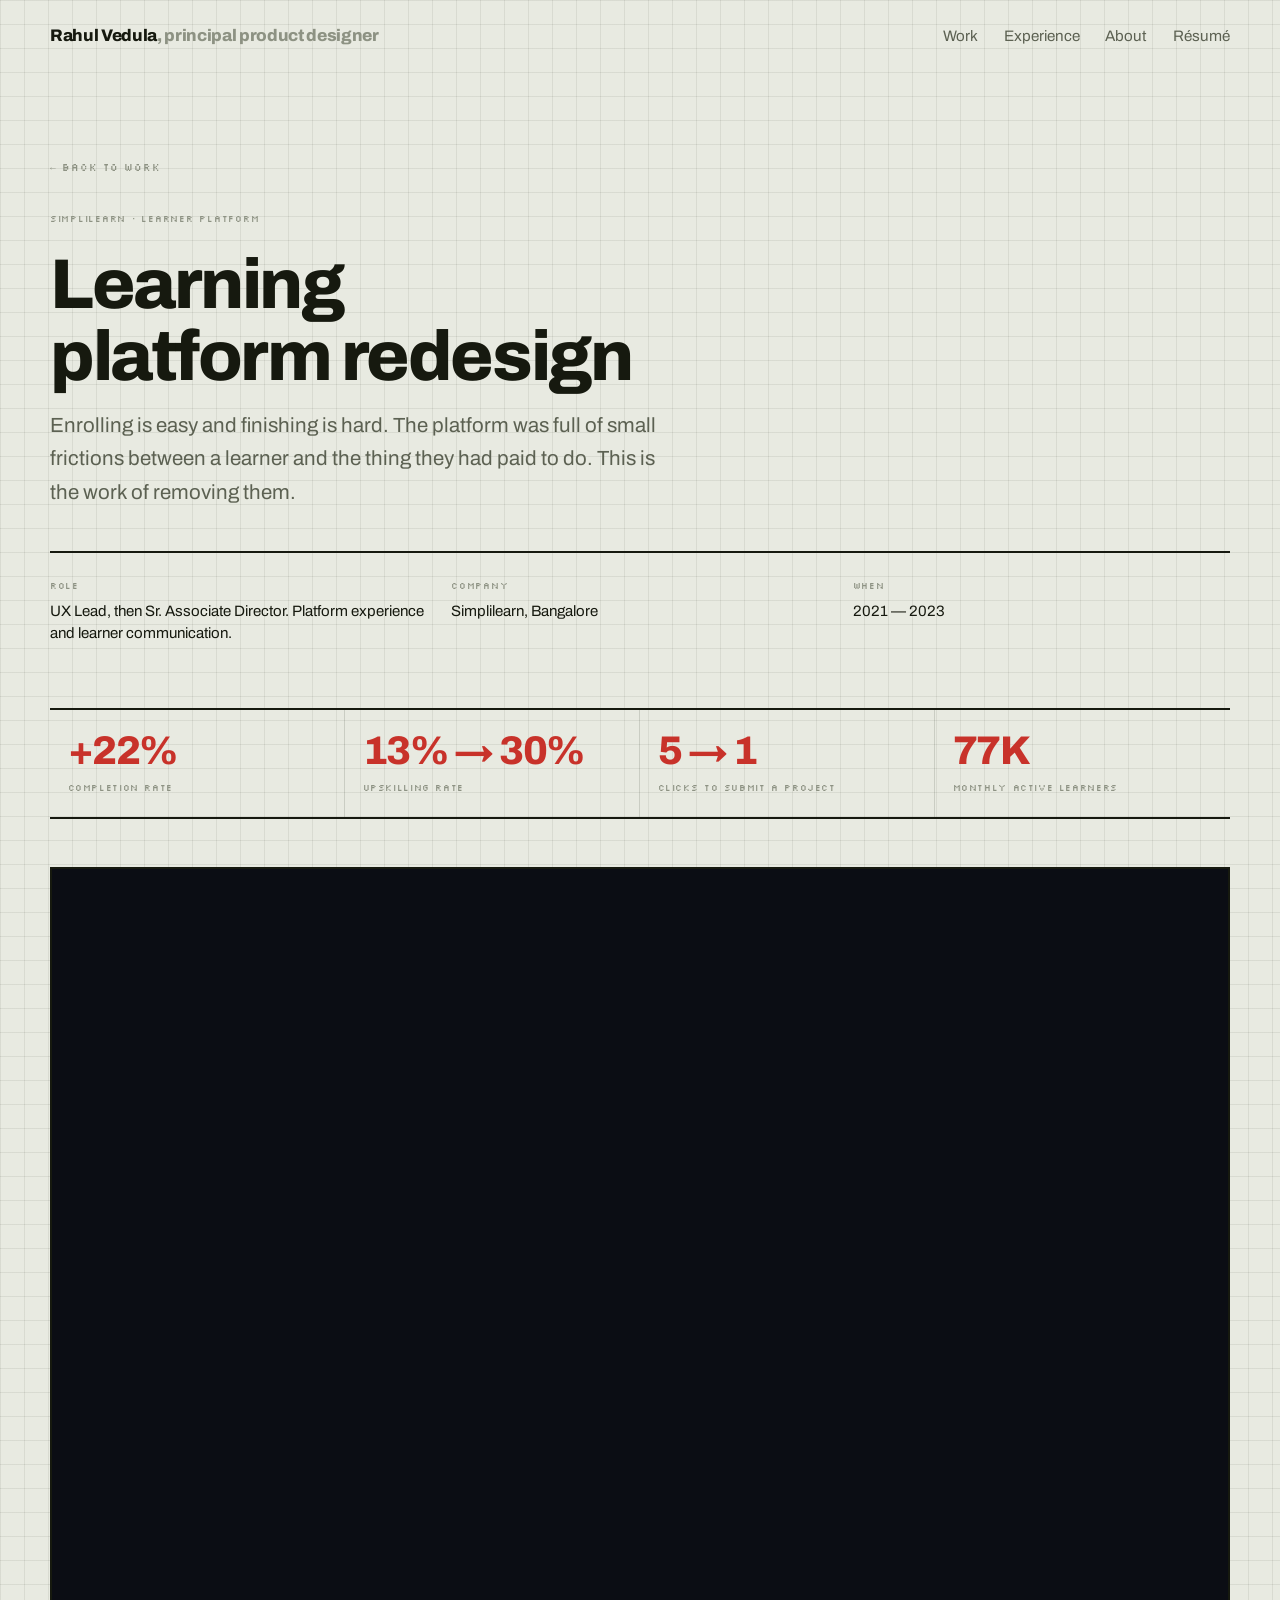
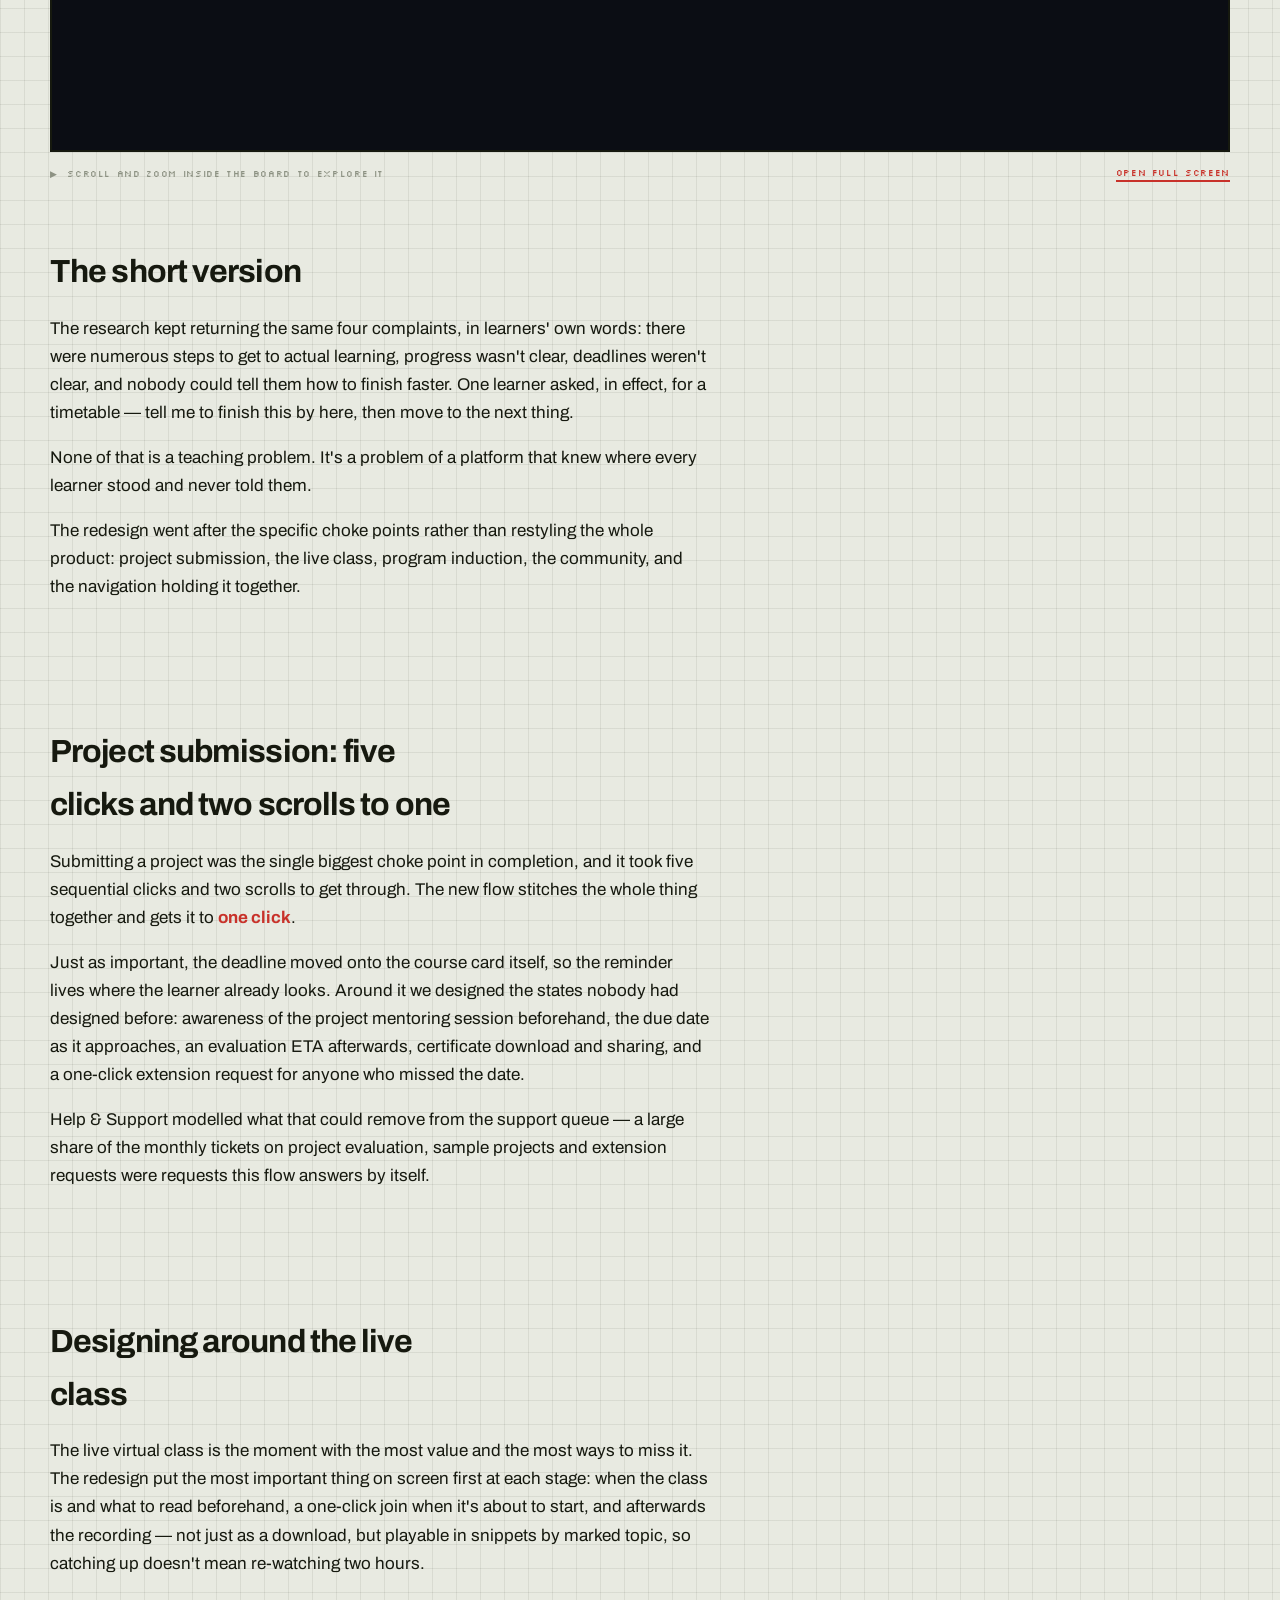
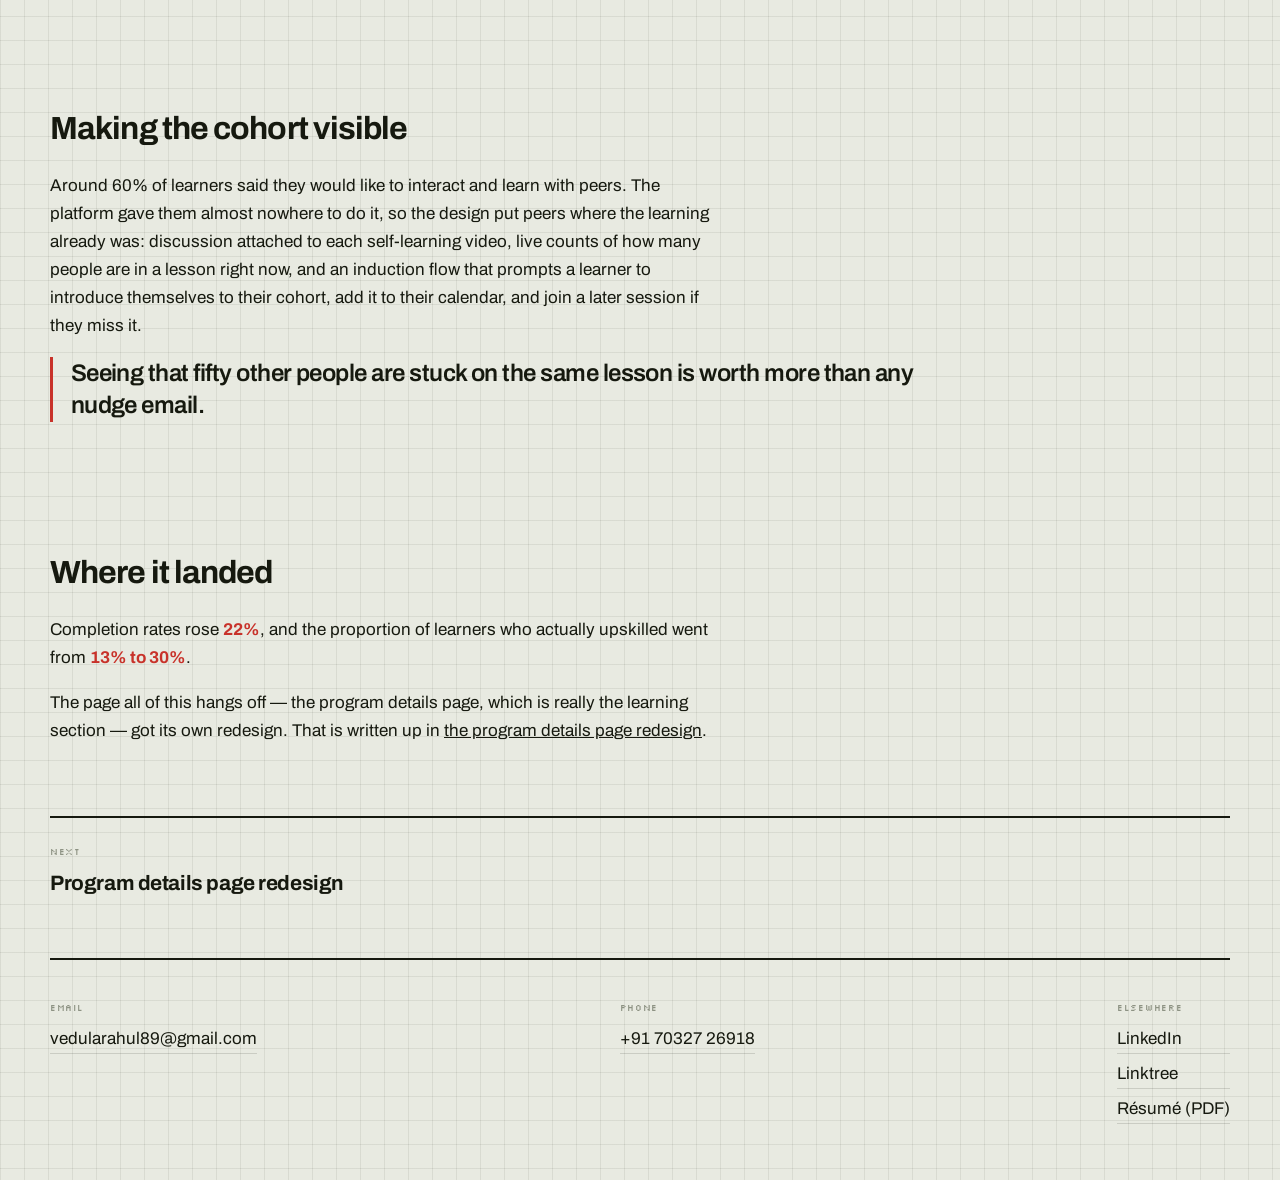
<file: lms.html>
<!DOCTYPE html>
<html lang="en">
<head>
<meta charset="utf-8" />
<meta name="viewport" content="width=device-width, initial-scale=1" />
<title>Learning platform redesign — Rahul Vedula</title>
<meta name="description" content="Rebuilding Simplilearn's learner platform around the choke points that were stopping people finishing." />
<meta property="og:title" content="Learning platform redesign" />
<meta property="og:description" content="Rebuilding Simplilearn's learner platform around the choke points that were stopping people finishing." />
<link rel="icon" type="image/png" sizes="16x16" href="[data-uri]" />
<link rel="icon" type="image/png" sizes="32x32" href="[data-uri]" />
<link rel="icon" type="image/png" sizes="48x48" href="[data-uri]" />
<link rel="preconnect" href="https://fonts.googleapis.com" />
<link rel="preconnect" href="https://fonts.gstatic.com" crossorigin />
<link href="https://fonts.googleapis.com/css2?family=Archivo:wght@400;500;600;700;800&family=Silkscreen:wght@400;700&display=swap" rel="stylesheet" />
<link rel="stylesheet" href="style.css" />
</head>
<body>
<div class="wrap">

  <header class="masthead">
    <a class="mark" href="index.html">Rahul Vedula<span>, principal product designer</span></a>
    <nav>
      <a href="index.html#work">Work</a>
      <a href="index.html#experience">Experience</a>
      <a href="index.html#about">About</a>
      <a href="#resume">Résumé</a>
    </nav>
  </header>

  <div class="cs-head">
    <a class="crumb" href="index.html#work">← BACK TO WORK</a>
    <p class="kicker">SIMPLILEARN · LEARNER PLATFORM</p>
    <h1>Learning platform redesign</h1>
    <p class="standfirst">Enrolling is easy and finishing is hard. The platform was full of small frictions between a learner and the thing they had paid to do. This is the work of removing them.</p>

    <div class="meta">
      <div><h4>ROLE</h4><p>UX Lead, then Sr. Associate Director. Platform experience and learner communication.</p></div>
      <div><h4>COMPANY</h4><p>Simplilearn, Bangalore</p></div>
      <div><h4>WHEN</h4><p>2021 — 2023</p></div>
    </div>
  </div>

  <div class="nums">
    <div><b>+22%</b><span>COMPLETION RATE</span></div>
    <div><b>13% → 30%</b><span>UPSKILLING RATE</span></div>
    <div><b>5 → 1</b><span>CLICKS TO SUBMIT A PROJECT</span></div>
    <div><b>77K</b><span>MONTHLY ACTIVE LEARNERS</span></div>
  </div>

  <div class="deck">
    <div class="deck__frame is-tall">
      <iframe title="Simplilearn learner platform design board" loading="lazy" allowfullscreen src="https://embed.figma.com/proto/dCiXfnkvM82SvSBhGcAK2T/Projects?node-id=1-11616&scaling=min-zoom&content-scaling=fixed&page-id=0%3A1&embed-host=share"></iframe>
    </div>
    <p class="deck__bar"><span class="blink">&#9654;</span> SCROLL AND ZOOM INSIDE THE BOARD TO EXPLORE IT<a class="out" href="https://www.figma.com/proto/dCiXfnkvM82SvSBhGcAK2T/Projects?node-id=1-11616&t=ymmzDi2EYZKtuh5r-1&scaling=min-zoom&content-scaling=fixed&page-id=0%3A1" target="_blank" rel="noopener">OPEN FULL SCREEN</a></p>
  </div>

  <main class="cs">
    <section>
      <h2>The short version</h2>
      <p>The research kept returning the same four complaints, in learners' own words: there were numerous steps to get to actual learning, progress wasn't clear, deadlines weren't clear, and nobody could tell them how to finish faster. One learner asked, in effect, for a timetable — tell me to finish this by here, then move to the next thing.</p>
      <p>None of that is a teaching problem. It's a problem of a platform that knew where every learner stood and never told them.</p>
      <p>The redesign went after the specific choke points rather than restyling the whole product: project submission, the live class, program induction, the community, and the navigation holding it together.</p>
    </section>

    <section>
      <h2>Project submission: five clicks and two scrolls to one</h2>
      <p>Submitting a project was the single biggest choke point in completion, and it took five sequential clicks and two scrolls to get through. The new flow stitches the whole thing together and gets it to <b>one click</b>.</p>
      <p>Just as important, the deadline moved onto the course card itself, so the reminder lives where the learner already looks. Around it we designed the states nobody had designed before: awareness of the project mentoring session beforehand, the due date as it approaches, an evaluation ETA afterwards, certificate download and sharing, and a one-click extension request for anyone who missed the date.</p>
      <p>Help &amp; Support modelled what that could remove from the support queue — a large share of the monthly tickets on project evaluation, sample projects and extension requests were requests this flow answers by itself.</p>
    </section>

    <section>
      <h2>Designing around the live class</h2>
      <p>The live virtual class is the moment with the most value and the most ways to miss it. The redesign put the most important thing on screen first at each stage: when the class is and what to read beforehand, a one-click join when it's about to start, and afterwards the recording — not just as a download, but playable in snippets by marked topic, so catching up doesn't mean re-watching two hours.</p>
    </section>

    <section>
      <h2>Making the cohort visible</h2>
      <p>Around 60% of learners said they would like to interact and learn with peers. The platform gave them almost nowhere to do it, so the design put peers where the learning already was: discussion attached to each self-learning video, live counts of how many people are in a lesson right now, and an induction flow that prompts a learner to introduce themselves to their cohort, add it to their calendar, and join a later session if they miss it.</p>
      <p class="pull">Seeing that fifty other people are stuck on the same lesson is worth more than any nudge email.</p>
    </section>

    <section>
      <h2>Where it landed</h2>
      <p>Completion rates rose <b>22%</b>, and the proportion of learners who actually upskilled went from <b>13% to 30%</b>.</p>
      <p>The page all of this hangs off — the program details page, which is really the learning section — got its own redesign. That is written up in <a href="program-details.html">the program details page redesign</a>.</p>
    </section>


    <a class="next" href="program-details.html">
      <em>NEXT</em>
      <strong>Program details page redesign</strong>
    </a>

  </main>

  <footer>
    <div class="foot">
      <div class="foot__c">
        <span class="foot__k">EMAIL</span>
        <a href="mailto:vedularahul89@gmail.com">vedularahul89@gmail.com</a>
      </div>
      <div class="foot__c">
        <span class="foot__k">PHONE</span>
        <a href="tel:+917032726918">+91 70327 26918</a>
      </div>
      <div class="foot__c">
        <span class="foot__k">ELSEWHERE</span>
        <a href="https://www.linkedin.com/in/rahulvedula/" target="_blank" rel="noopener">LinkedIn</a>
        <a href="https://linktr.ee/rahul.vedula" target="_blank" rel="noopener">Linktree</a>
        <a href="#resume">Résumé (PDF)</a>
      </div>
    </div>
  </footer>

</div>
<script src="resume-gate.js" defer></script>
</body>
</html>
</file>
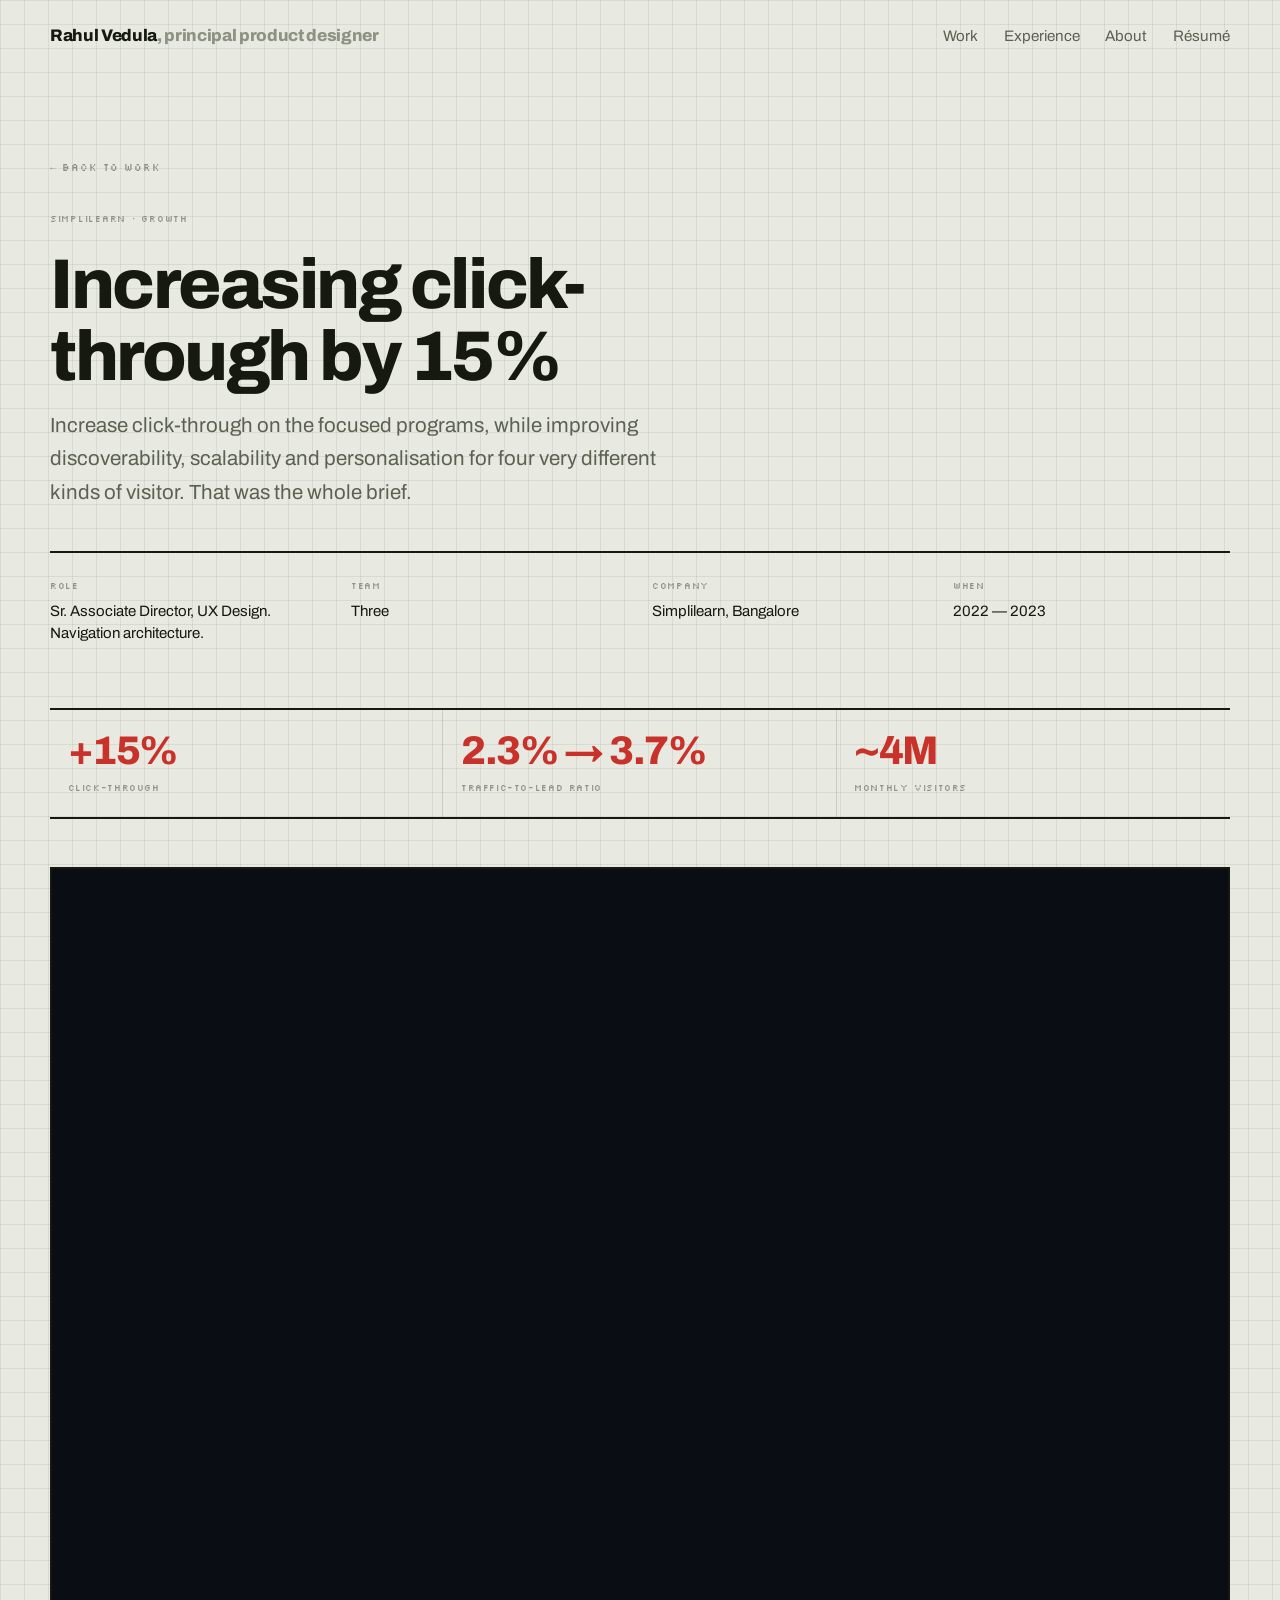
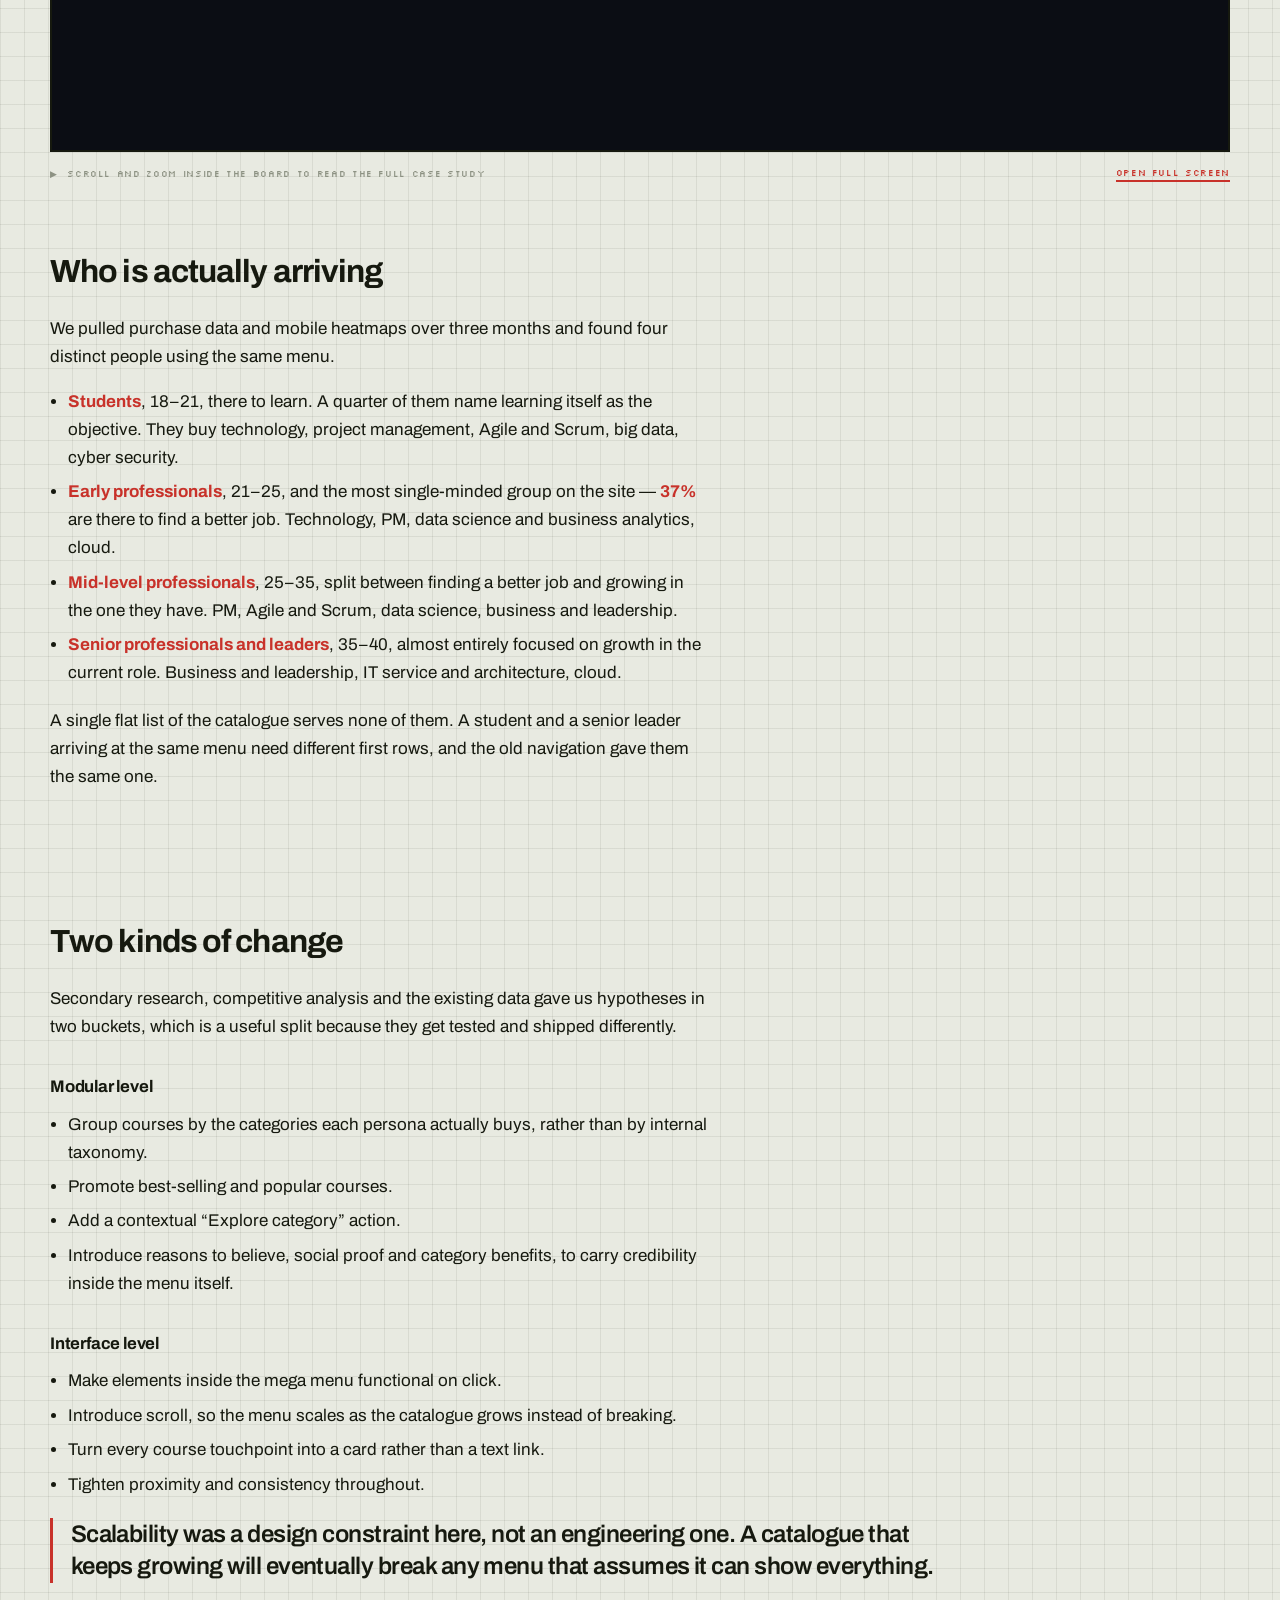
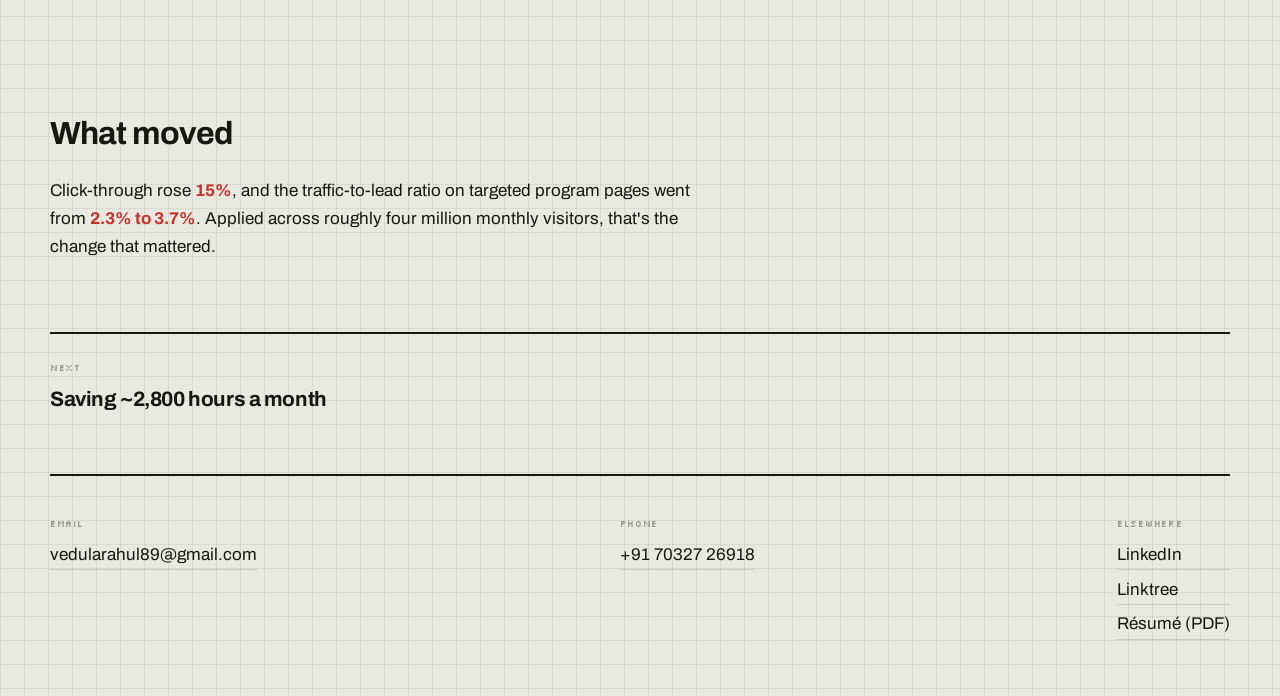
<file: megamenu.html>
<!DOCTYPE html>
<html lang="en">
<head>
<meta charset="utf-8" />
<meta name="viewport" content="width=device-width, initial-scale=1" />
<title>Increasing click-through by 15% — Rahul Vedula</title>
<meta name="description" content="A mega menu for the Simplilearn domain, built around who is actually arriving rather than the internal course taxonomy." />
<meta property="og:title" content="Increasing click-through by 15%" />
<meta property="og:description" content="A mega menu for the Simplilearn domain, built around who is actually arriving rather than the internal course taxonomy." />
<link rel="icon" type="image/png" sizes="16x16" href="[data-uri]" />
<link rel="icon" type="image/png" sizes="32x32" href="[data-uri]" />
<link rel="icon" type="image/png" sizes="48x48" href="[data-uri]" />
<link rel="preconnect" href="https://fonts.googleapis.com" />
<link rel="preconnect" href="https://fonts.gstatic.com" crossorigin />
<link href="https://fonts.googleapis.com/css2?family=Archivo:wght@400;500;600;700;800&family=Silkscreen:wght@400;700&display=swap" rel="stylesheet" />
<link rel="stylesheet" href="style.css" />
</head>
<body>
<div class="wrap">

  <header class="masthead">
    <a class="mark" href="index.html">Rahul Vedula<span>, principal product designer</span></a>
    <nav>
      <a href="index.html#work">Work</a>
      <a href="index.html#experience">Experience</a>
      <a href="index.html#about">About</a>
      <a href="#resume">Résumé</a>
    </nav>
  </header>

  <div class="cs-head">
    <a class="crumb" href="index.html#work">← BACK TO WORK</a>
    <p class="kicker">SIMPLILEARN · GROWTH</p>
    <h1>Increasing click-through by 15%</h1>
    <p class="standfirst">Increase click-through on the focused programs, while improving discoverability, scalability and personalisation for four very different kinds of visitor. That was the whole brief.</p>

    <div class="meta">
      <div><h4>ROLE</h4><p>Sr. Associate Director, UX Design. Navigation architecture.</p></div>
      <div><h4>TEAM</h4><p>Three</p></div>
      <div><h4>COMPANY</h4><p>Simplilearn, Bangalore</p></div>
      <div><h4>WHEN</h4><p>2022 — 2023</p></div>
    </div>
  </div>

  <div class="nums">
    <div><b>+15%</b><span>CLICK-THROUGH</span></div>
    <div><b>2.3% → 3.7%</b><span>TRAFFIC-TO-LEAD RATIO</span></div>
    <div><b>~4M</b><span>MONTHLY VISITORS</span></div>
  </div>

  <div class="deck">
    <div class="deck__frame is-tall">
      <iframe title="Mega menu case study" loading="lazy" allowfullscreen src="https://embed.figma.com/proto/dCiXfnkvM82SvSBhGcAK2T/Projects?node-id=8-44151&scaling=min-zoom&content-scaling=fixed&page-id=8%3A44149&starting-point-node-id=8%3A44151&embed-host=share"></iframe>
    </div>
    <p class="deck__bar"><span class="blink">&#9654;</span> SCROLL AND ZOOM INSIDE THE BOARD TO READ THE FULL CASE STUDY<a class="out" href="https://www.figma.com/proto/dCiXfnkvM82SvSBhGcAK2T/Projects?node-id=8-44151&t=WJUF1SSGZDxrkiPi-1&scaling=min-zoom&content-scaling=fixed&page-id=8%3A44149&starting-point-node-id=8%3A44151&show-proto-sidebar=1" target="_blank" rel="noopener">OPEN FULL SCREEN</a></p>
  </div>

  <main class="cs">
    <section>
      <h2>Who is actually arriving</h2>
      <p>We pulled purchase data and mobile heatmaps over three months and found four distinct people using the same menu.</p>
      <ul>
        <li><b>Students</b>, 18–21, there to learn. A quarter of them name learning itself as the objective. They buy technology, project management, Agile and Scrum, big data, cyber security.</li>
        <li><b>Early professionals</b>, 21–25, and the most single-minded group on the site — <b>37%</b> are there to find a better job. Technology, PM, data science and business analytics, cloud.</li>
        <li><b>Mid-level professionals</b>, 25–35, split between finding a better job and growing in the one they have. PM, Agile and Scrum, data science, business and leadership.</li>
        <li><b>Senior professionals and leaders</b>, 35–40, almost entirely focused on growth in the current role. Business and leadership, IT service and architecture, cloud.</li>
      </ul>
      <p>A single flat list of the catalogue serves none of them. A student and a senior leader arriving at the same menu need different first rows, and the old navigation gave them the same one.</p>
    </section>

    <section>
      <h2>Two kinds of change</h2>
      <p>Secondary research, competitive analysis and the existing data gave us hypotheses in two buckets, which is a useful split because they get tested and shipped differently.</p>
      <h3>Modular level</h3>
      <ul>
        <li>Group courses by the categories each persona actually buys, rather than by internal taxonomy.</li>
        <li>Promote best-selling and popular courses.</li>
        <li>Add a contextual “Explore category” action.</li>
        <li>Introduce reasons to believe, social proof and category benefits, to carry credibility inside the menu itself.</li>
      </ul>
      <h3>Interface level</h3>
      <ul>
        <li>Make elements inside the mega menu functional on click.</li>
        <li>Introduce scroll, so the menu scales as the catalogue grows instead of breaking.</li>
        <li>Turn every course touchpoint into a card rather than a text link.</li>
        <li>Tighten proximity and consistency throughout.</li>
      </ul>
      <p class="pull">Scalability was a design constraint here, not an engineering one. A catalogue that keeps growing will eventually break any menu that assumes it can show everything.</p>
    </section>

    <section>
      <h2>What moved</h2>
      <p>Click-through rose <b>15%</b>, and the traffic-to-lead ratio on targeted program pages went from <b>2.3% to 3.7%</b>. Applied across roughly four million monthly visitors, that's the change that mattered.</p>
    </section>


    <a class="next" href="chatbot.html">
      <em>NEXT</em>
      <strong>Saving ~2,800 hours a month</strong>
    </a>

  </main>

  <footer>
    <div class="foot">
      <div class="foot__c">
        <span class="foot__k">EMAIL</span>
        <a href="mailto:vedularahul89@gmail.com">vedularahul89@gmail.com</a>
      </div>
      <div class="foot__c">
        <span class="foot__k">PHONE</span>
        <a href="tel:+917032726918">+91 70327 26918</a>
      </div>
      <div class="foot__c">
        <span class="foot__k">ELSEWHERE</span>
        <a href="https://www.linkedin.com/in/rahulvedula/" target="_blank" rel="noopener">LinkedIn</a>
        <a href="https://linktr.ee/rahul.vedula" target="_blank" rel="noopener">Linktree</a>
        <a href="#resume">Résumé (PDF)</a>
      </div>
    </div>
  </footer>

</div>
<script src="resume-gate.js" defer></script>
</body>
</html>
</file>
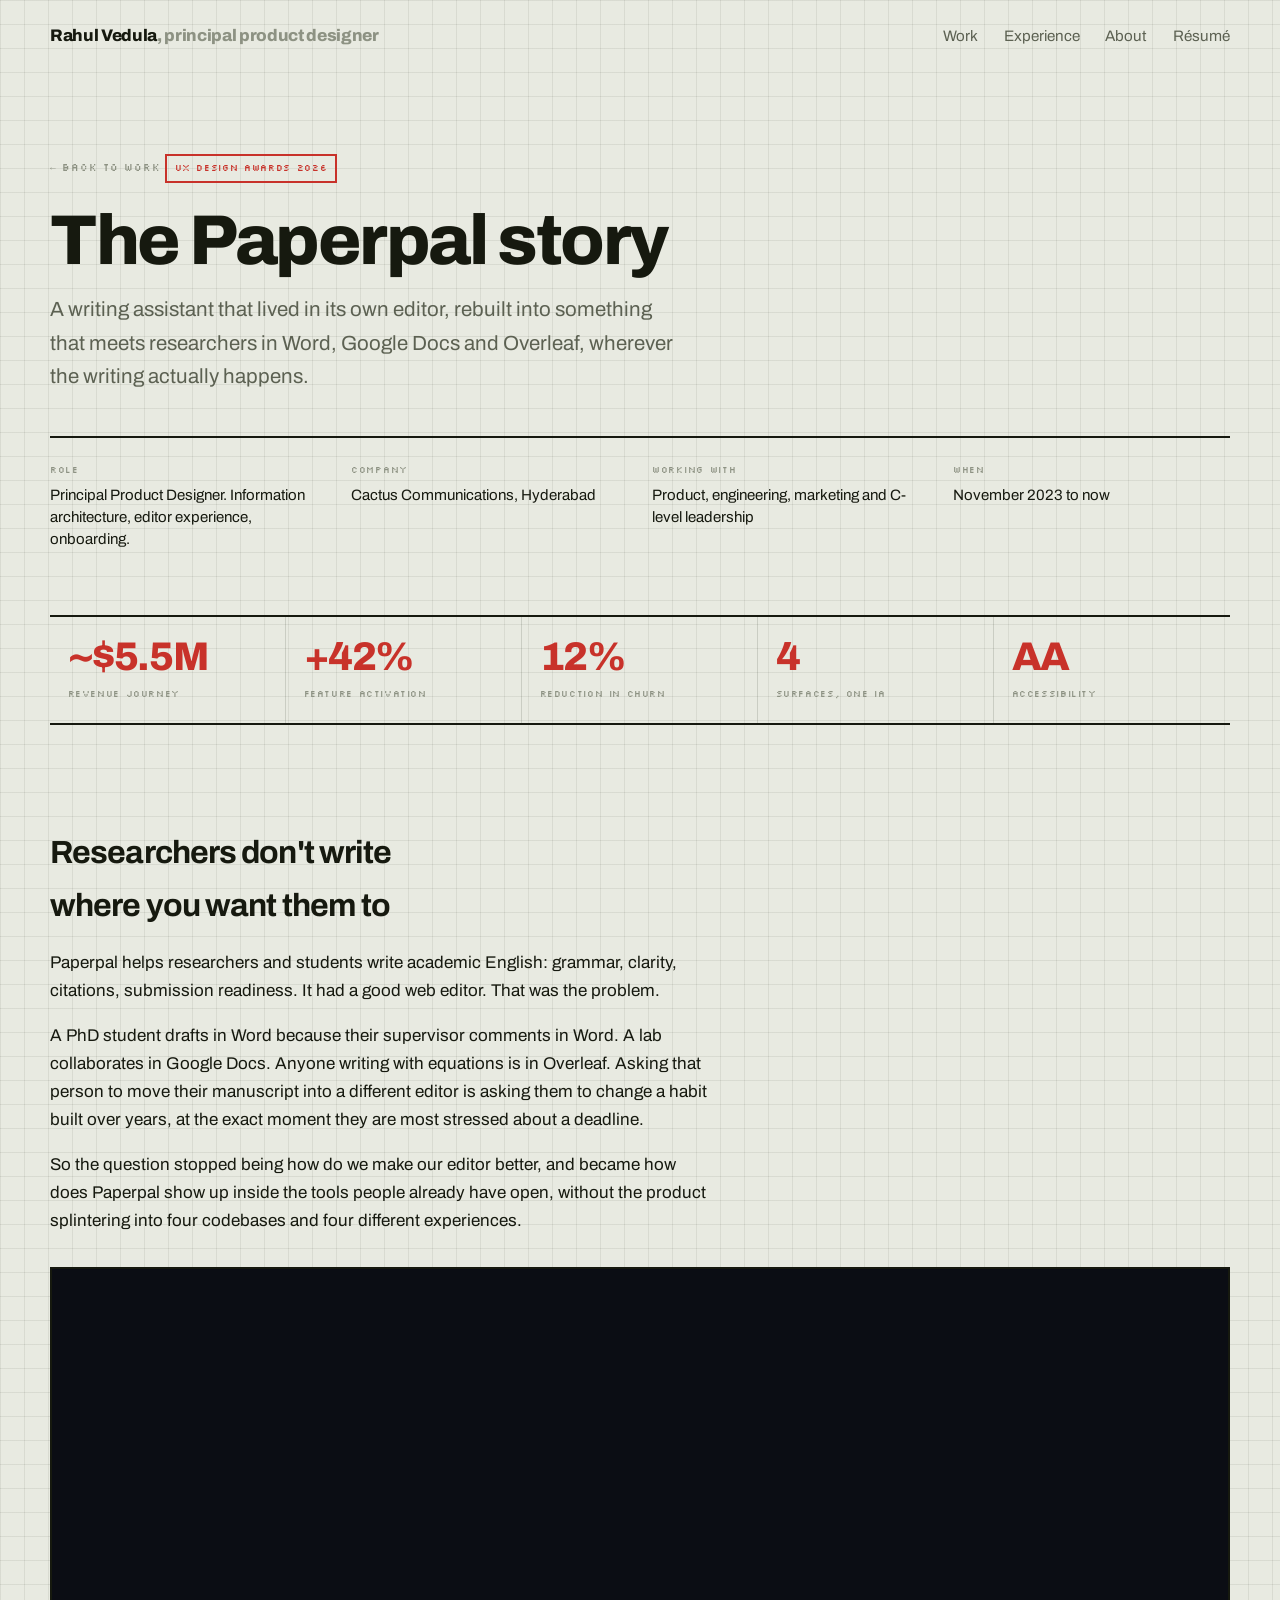
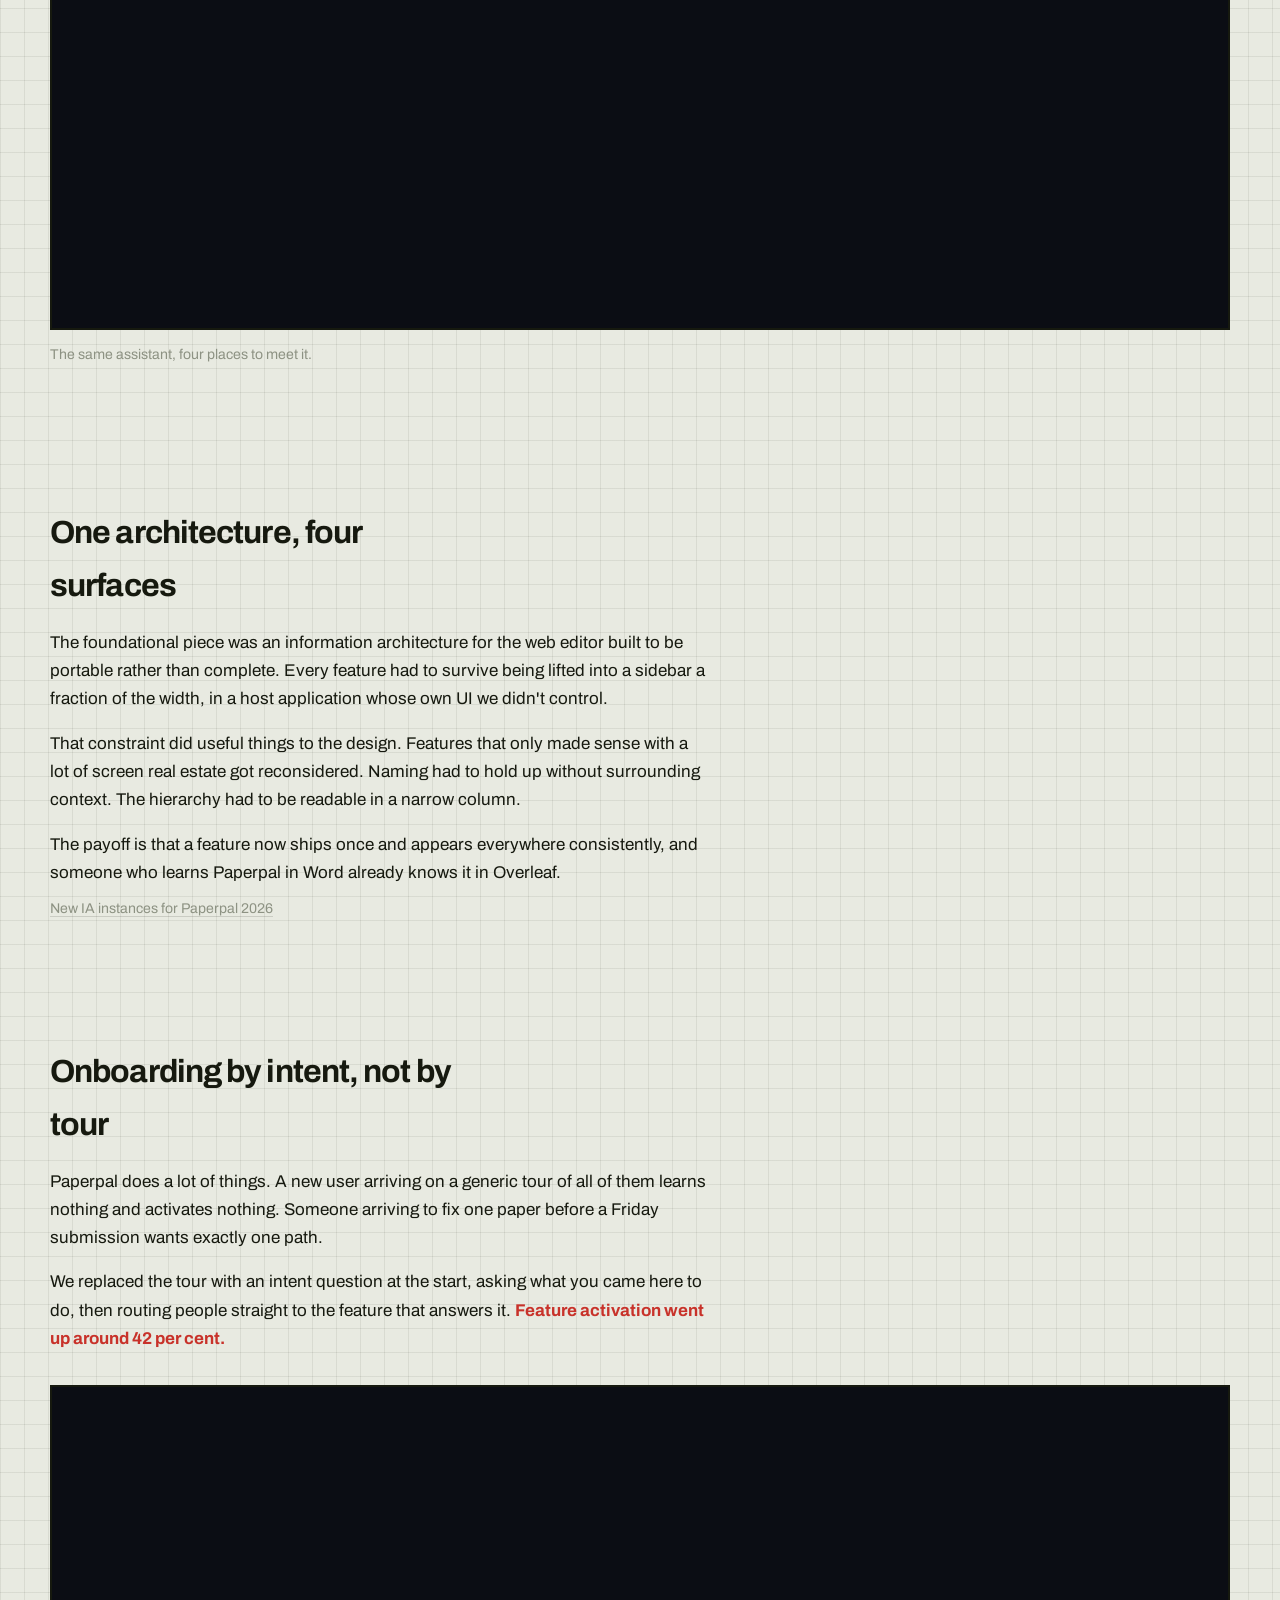
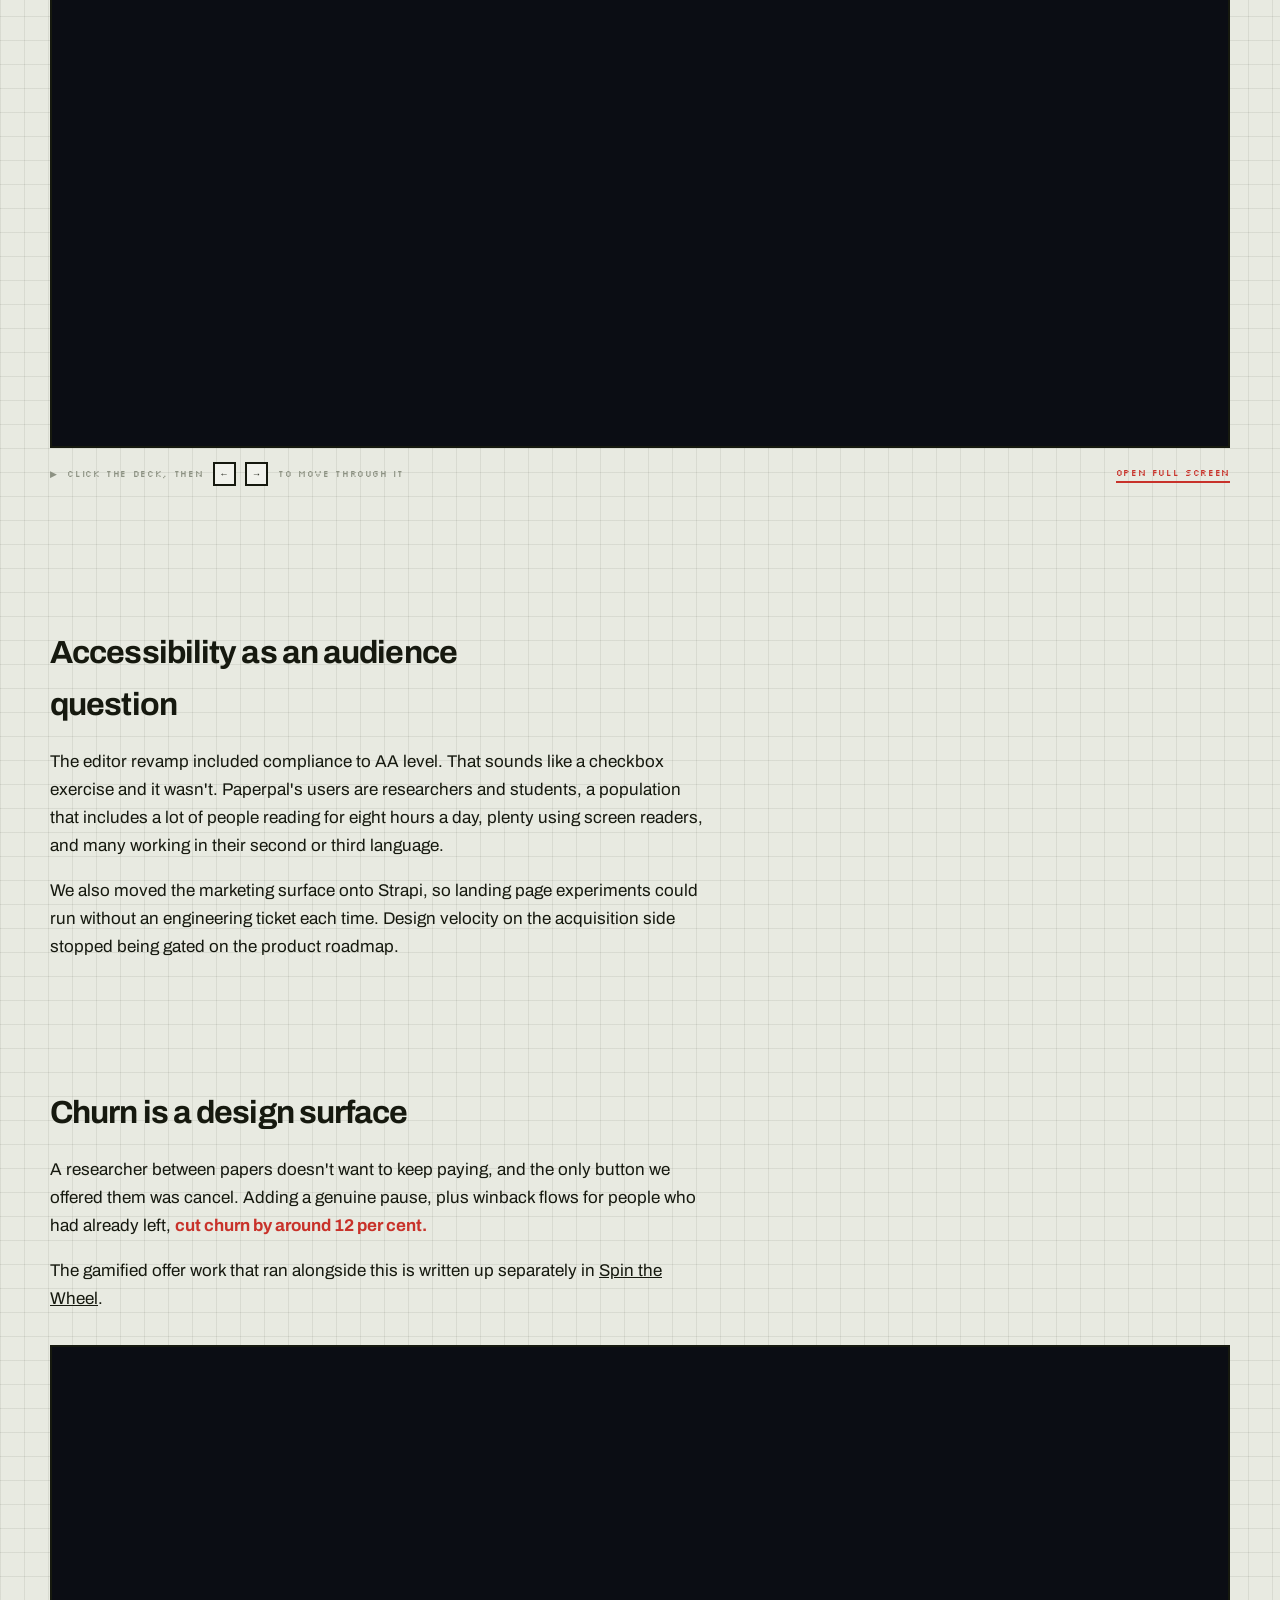
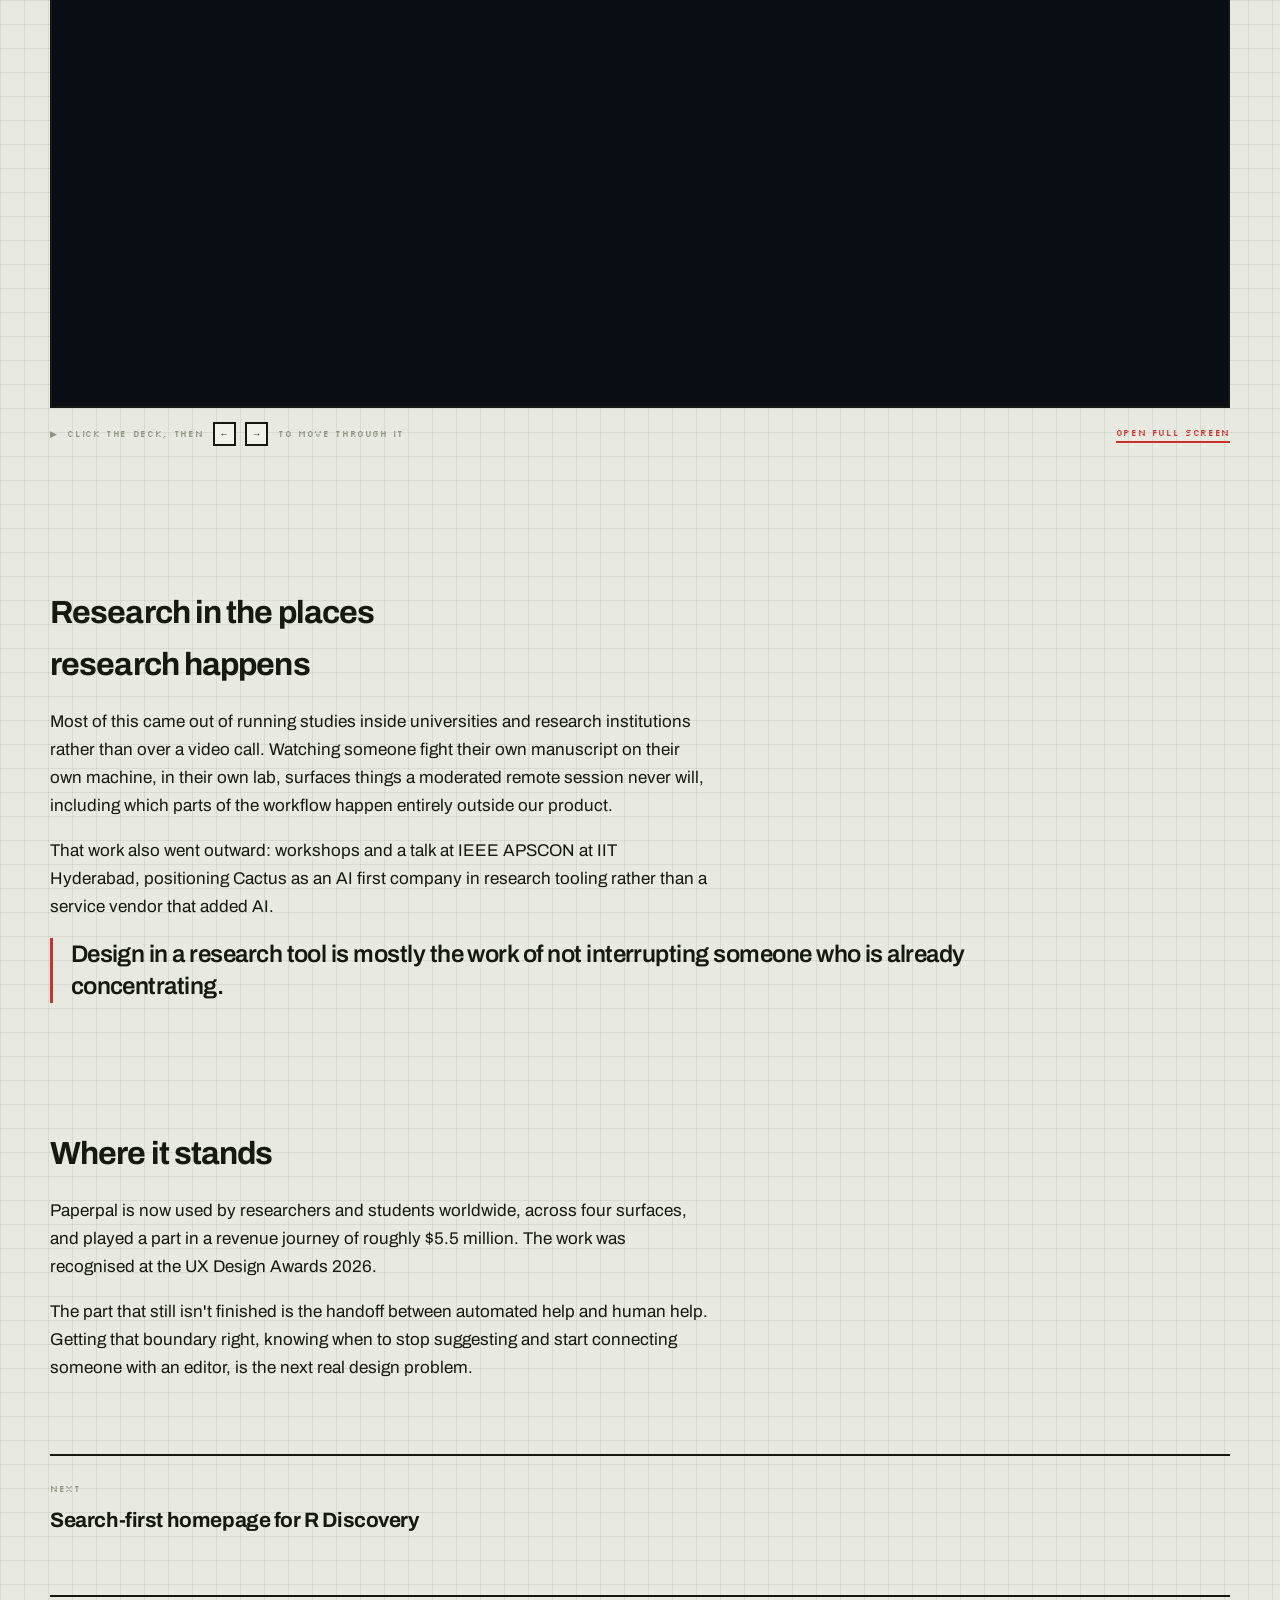
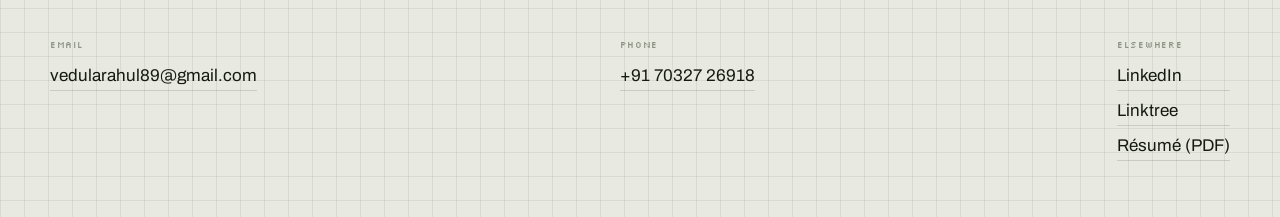
<file: paperpal.html>
<!DOCTYPE html>
<html lang="en">
<head>
<meta charset="utf-8" />
<meta name="viewport" content="width=device-width, initial-scale=1" />
<title>The Paperpal story — Rahul Vedula</title>
<meta name="description" content="How Paperpal went from a writing assistant in its own editor to the place research actually gets written." />
<meta property="og:title" content="The Paperpal story" />
<meta property="og:description" content="How Paperpal went from a writing assistant in its own editor to the place research actually gets written." />
<link rel="icon" type="image/png" sizes="16x16" href="[data-uri]" />
<link rel="icon" type="image/png" sizes="32x32" href="[data-uri]" />
<link rel="icon" type="image/png" sizes="48x48" href="[data-uri]" />
<link rel="preconnect" href="https://fonts.googleapis.com" />
<link rel="preconnect" href="https://fonts.gstatic.com" crossorigin />
<link href="https://fonts.googleapis.com/css2?family=Archivo:wght@400;500;600;700;800&family=Silkscreen:wght@400;700&display=swap" rel="stylesheet" />
<link rel="stylesheet" href="style.css" />
</head>
<body>
<div class="wrap">

  <header class="masthead">
    <a class="mark" href="index.html">Rahul Vedula<span>, principal product designer</span></a>
    <nav>
      <a href="index.html#work">Work</a>
      <a href="index.html#experience">Experience</a>
      <a href="index.html#about">About</a>
      <a href="#resume">Résumé</a>
    </nav>
  </header>

  <div class="cs-head">
    <a class="crumb" href="index.html#work">← BACK TO WORK</a>
    <a class="award" href="https://ux-design-awards.com/winners/2026-1-the-paperpal-story" target="_blank" rel="noopener">UX DESIGN AWARDS 2026</a>
    <h1>The Paperpal story</h1>
    <p class="standfirst">A writing assistant that lived in its own editor, rebuilt into something that meets researchers in Word, Google Docs and Overleaf, wherever the writing actually happens.</p>

    <div class="meta">
      <div><h4>ROLE</h4><p>Principal Product Designer. Information architecture, editor experience, onboarding.</p></div>
      <div><h4>COMPANY</h4><p>Cactus Communications, Hyderabad</p></div>
      <div><h4>WORKING WITH</h4><p>Product, engineering, marketing and C-level leadership</p></div>
      <div><h4>WHEN</h4><p>November 2023 to now</p></div>
    </div>
  </div>

  <div class="nums">
    <div><b>~$5.5M</b><span>REVENUE JOURNEY</span></div>
    <div><b>+42%</b><span>FEATURE ACTIVATION</span></div>
    <div><b>12%</b><span>REDUCTION IN CHURN</span></div>
    <div><b>4</b><span>SURFACES, ONE IA</span></div>
    <div><b>AA</b><span>ACCESSIBILITY</span></div>
  </div>

  <main class="cs">
    <section>
      <h2>Researchers don't write where you want them to</h2>
      <p>Paperpal helps researchers and students write academic English: grammar, clarity, citations, submission readiness. It had a good web editor. That was the problem.</p>
      <p>A PhD student drafts in Word because their supervisor comments in Word. A lab collaborates in Google Docs. Anyone writing with equations is in Overleaf. Asking that person to move their manuscript into a different editor is asking them to change a habit built over years, at the exact moment they are most stressed about a deadline.</p>
      <p>So the question stopped being how do we make our editor better, and became how does Paperpal show up inside the tools people already have open, without the product splintering into four codebases and four different experiences.</p>
      <div class="deck">
        <div class="deck__frame">
          <iframe title="Paperpal across web, MS Word, Chrome and Overleaf" loading="lazy" allowfullscreen src="https://embed.figma.com/deck/9NTBkz19ysLzwbkDOfKJFq/Paperpal---RHS---Web--MS-word--Chrome-and-Overleaf--Copy-?node-id=1-19&scaling=min-zoom&content-scaling=fixed&page-id=0%3A1&embed-host=share"></iframe>
        </div>
        <p class="deck__cap">The same assistant, four places to meet it.</p>
      </div>
    </section>

    <section>
      <h2>One architecture, four surfaces</h2>
      <p>The foundational piece was an information architecture for the web editor built to be portable rather than complete. Every feature had to survive being lifted into a sidebar a fraction of the width, in a host application whose own UI we didn't control.</p>
      <p>That constraint did useful things to the design. Features that only made sense with a lot of screen real estate got reconsidered. Naming had to hold up without surrounding context. The hierarchy had to be readable in a narrow column.</p>
      <p>The payoff is that a feature now ships once and appears everywhere consistently, and someone who learns Paperpal in Word already knows it in Overleaf.</p>
      <p class="quiet"><a href="https://www.figma.com/design/8ffZkeNyDdZ7F5OSfOejcp/IA-Revamp-2026-Instances?node-id=401-11645&t=WVkNRyonbaX9tcm7-1" target="_blank" rel="noopener">New IA instances for Paperpal 2026</a></p>
    </section>

    <section>
      <h2>Onboarding by intent, not by tour</h2>
      <p>Paperpal does a lot of things. A new user arriving on a generic tour of all of them learns nothing and activates nothing. Someone arriving to fix one paper before a Friday submission wants exactly one path.</p>
      <p>We replaced the tour with an intent question at the start, asking what you came here to do, then routing people straight to the feature that answers it. <b>Feature activation went up around 42 per cent.</b></p>
      <div class="deck">
        <div class="deck__frame">
          <iframe title="Paperpal onboarding deck" loading="lazy" allowfullscreen src="https://embed.figma.com/deck/UUiuKfI9f6fIUOVid3xkXB/Paperpal-Onboarding?node-id=1-42&scaling=min-zoom&content-scaling=fixed&page-id=0%3A1&embed-host=share"></iframe>
        </div>
        <p class="deck__bar"><span class="blink">&#9654;</span> CLICK THE DECK, THEN <kbd>&larr;</kbd> <kbd>&rarr;</kbd> TO MOVE THROUGH IT<a class="out" href="https://www.figma.com/deck/UUiuKfI9f6fIUOVid3xkXB/Paperpal-Onboarding?node-id=1-42&t=uC6ilY6BY2zcJRTX-1&scaling=min-zoom&content-scaling=fixed&page-id=0%3A1" target="_blank" rel="noopener">OPEN FULL SCREEN</a></p>
      </div>
    </section>

    <section>
      <h2>Accessibility as an audience question</h2>
      <p>The editor revamp included compliance to AA level. That sounds like a checkbox exercise and it wasn't. Paperpal's users are researchers and students, a population that includes a lot of people reading for eight hours a day, plenty using screen readers, and many working in their second or third language.</p>
      <p>We also moved the marketing surface onto Strapi, so landing page experiments could run without an engineering ticket each time. Design velocity on the acquisition side stopped being gated on the product roadmap.</p>
    </section>

    <section>
      <h2>Churn is a design surface</h2>
      <p>A researcher between papers doesn't want to keep paying, and the only button we offered them was cancel. Adding a genuine pause, plus winback flows for people who had already left, <b>cut churn by around 12 per cent.</b></p>
      <p>The gamified offer work that ran alongside this is written up separately in <a href="spin-the-wheel.html">Spin the Wheel</a>.</p>
      <div class="deck">
        <div class="deck__frame">
          <iframe title="Cancellation and downgrade flow deck" loading="lazy" allowfullscreen src="https://embed.figma.com/deck/u19NkyOUzCrTHQZEhHJIeI/Cancellation-and-Downgrade-flow?node-id=1-42&scaling=min-zoom&content-scaling=fixed&page-id=0%3A1&embed-host=share"></iframe>
        </div>
        <p class="deck__bar"><span class="blink">&#9654;</span> CLICK THE DECK, THEN <kbd>&larr;</kbd> <kbd>&rarr;</kbd> TO MOVE THROUGH IT<a class="out" href="https://www.figma.com/deck/u19NkyOUzCrTHQZEhHJIeI/Cancellation-and-Downgrade-flow?node-id=1-42&t=kXys9iUcTmEnGyc1-1&scaling=min-zoom&content-scaling=fixed&page-id=0%3A1" target="_blank" rel="noopener">OPEN FULL SCREEN</a></p>
      </div>
    </section>

    <section>
      <h2>Research in the places research happens</h2>
      <p>Most of this came out of running studies inside universities and research institutions rather than over a video call. Watching someone fight their own manuscript on their own machine, in their own lab, surfaces things a moderated remote session never will, including which parts of the workflow happen entirely outside our product.</p>
      <p>That work also went outward: workshops and a talk at IEEE APSCON at IIT Hyderabad, positioning Cactus as an AI first company in research tooling rather than a service vendor that added AI.</p>
      <p class="pull">Design in a research tool is mostly the work of not interrupting someone who is already concentrating.</p>
    </section>

    <section>
      <h2>Where it stands</h2>
      <p>Paperpal is now used by researchers and students worldwide, across four surfaces, and played a part in a revenue journey of roughly $5.5 million. The work was recognised at the UX Design Awards 2026.</p>
      <p>The part that still isn't finished is the handoff between automated help and human help. Getting that boundary right, knowing when to stop suggesting and start connecting someone with an editor, is the next real design problem.</p>
    </section>


    <a class="next" href="r-discovery.html">
      <em>NEXT</em>
      <strong>Search-first homepage for R Discovery</strong>
    </a>

  </main>

  <footer>
    <div class="foot">
      <div class="foot__c">
        <span class="foot__k">EMAIL</span>
        <a href="mailto:vedularahul89@gmail.com">vedularahul89@gmail.com</a>
      </div>
      <div class="foot__c">
        <span class="foot__k">PHONE</span>
        <a href="tel:+917032726918">+91 70327 26918</a>
      </div>
      <div class="foot__c">
        <span class="foot__k">ELSEWHERE</span>
        <a href="https://www.linkedin.com/in/rahulvedula/" target="_blank" rel="noopener">LinkedIn</a>
        <a href="https://linktr.ee/rahul.vedula" target="_blank" rel="noopener">Linktree</a>
        <a href="#resume">Résumé (PDF)</a>
      </div>
    </div>
  </footer>

</div>
<script src="resume-gate.js" defer></script>
</body>
</html>
</file>
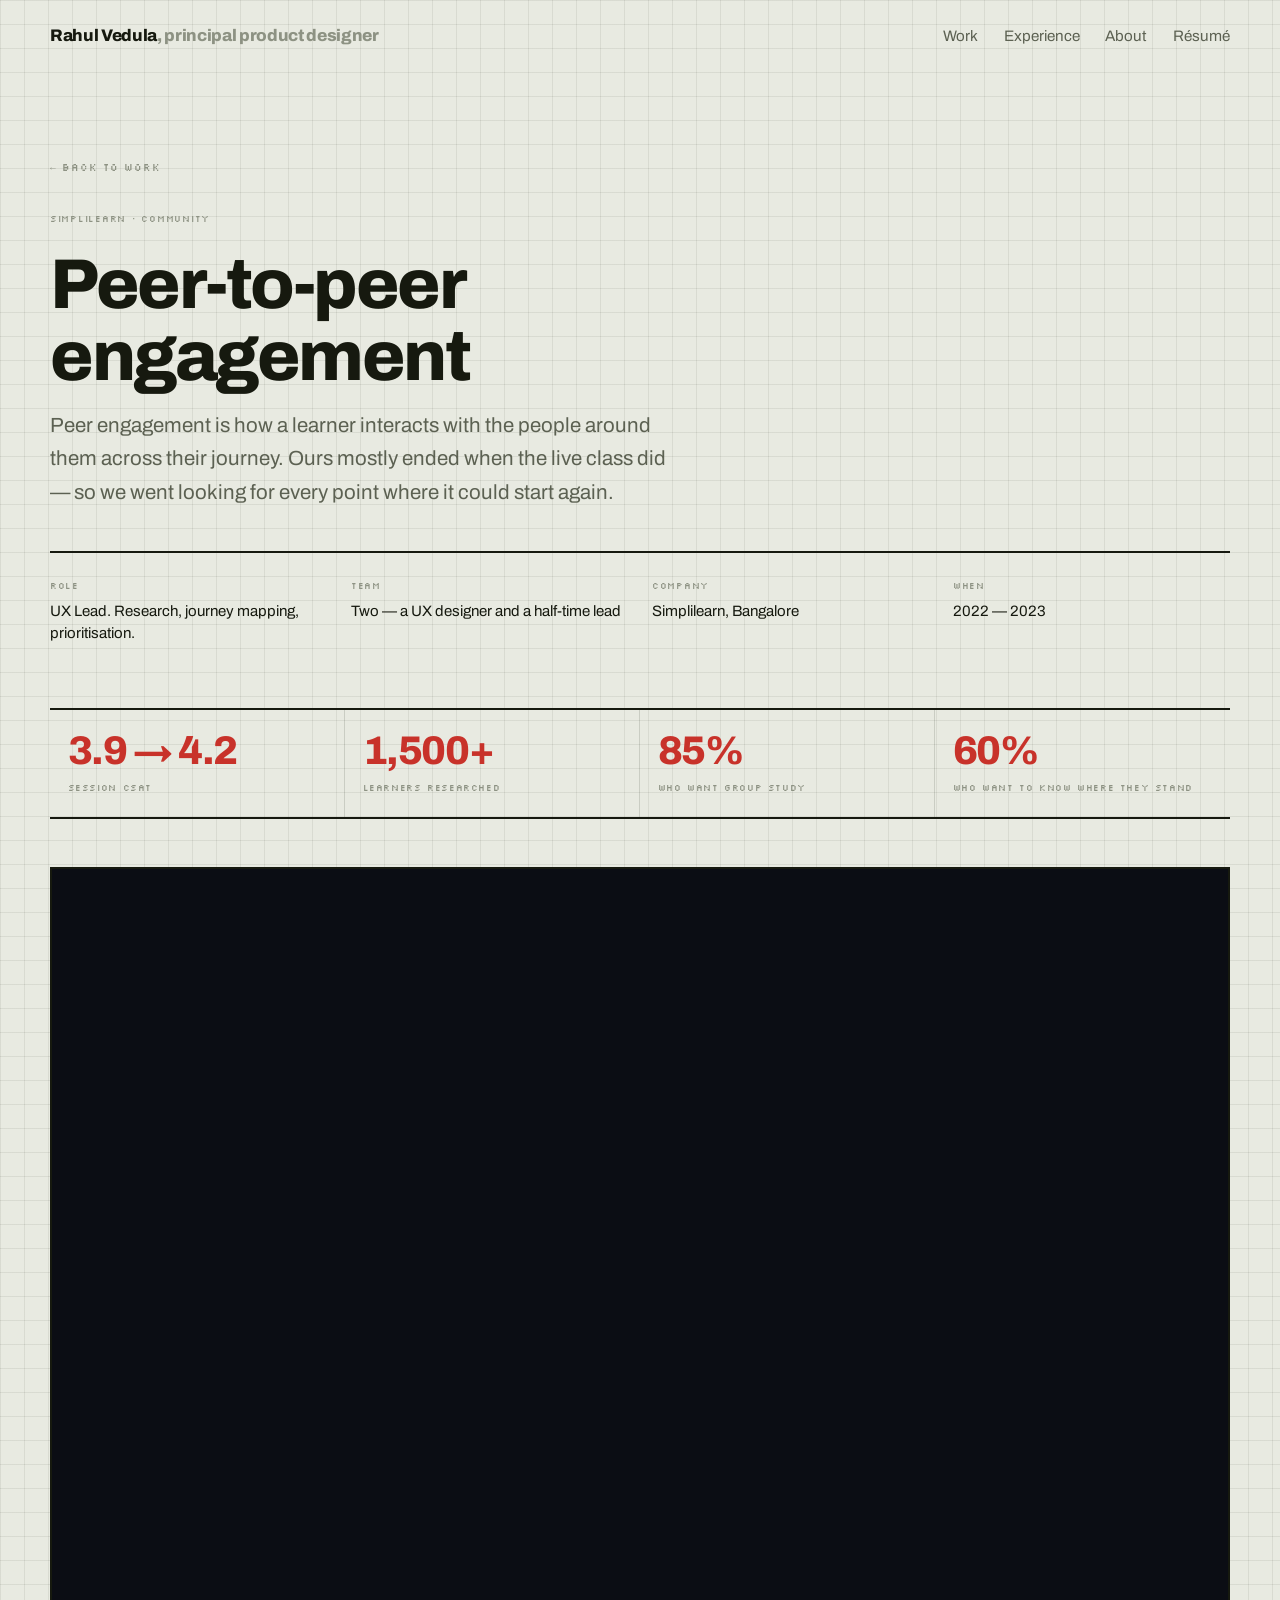
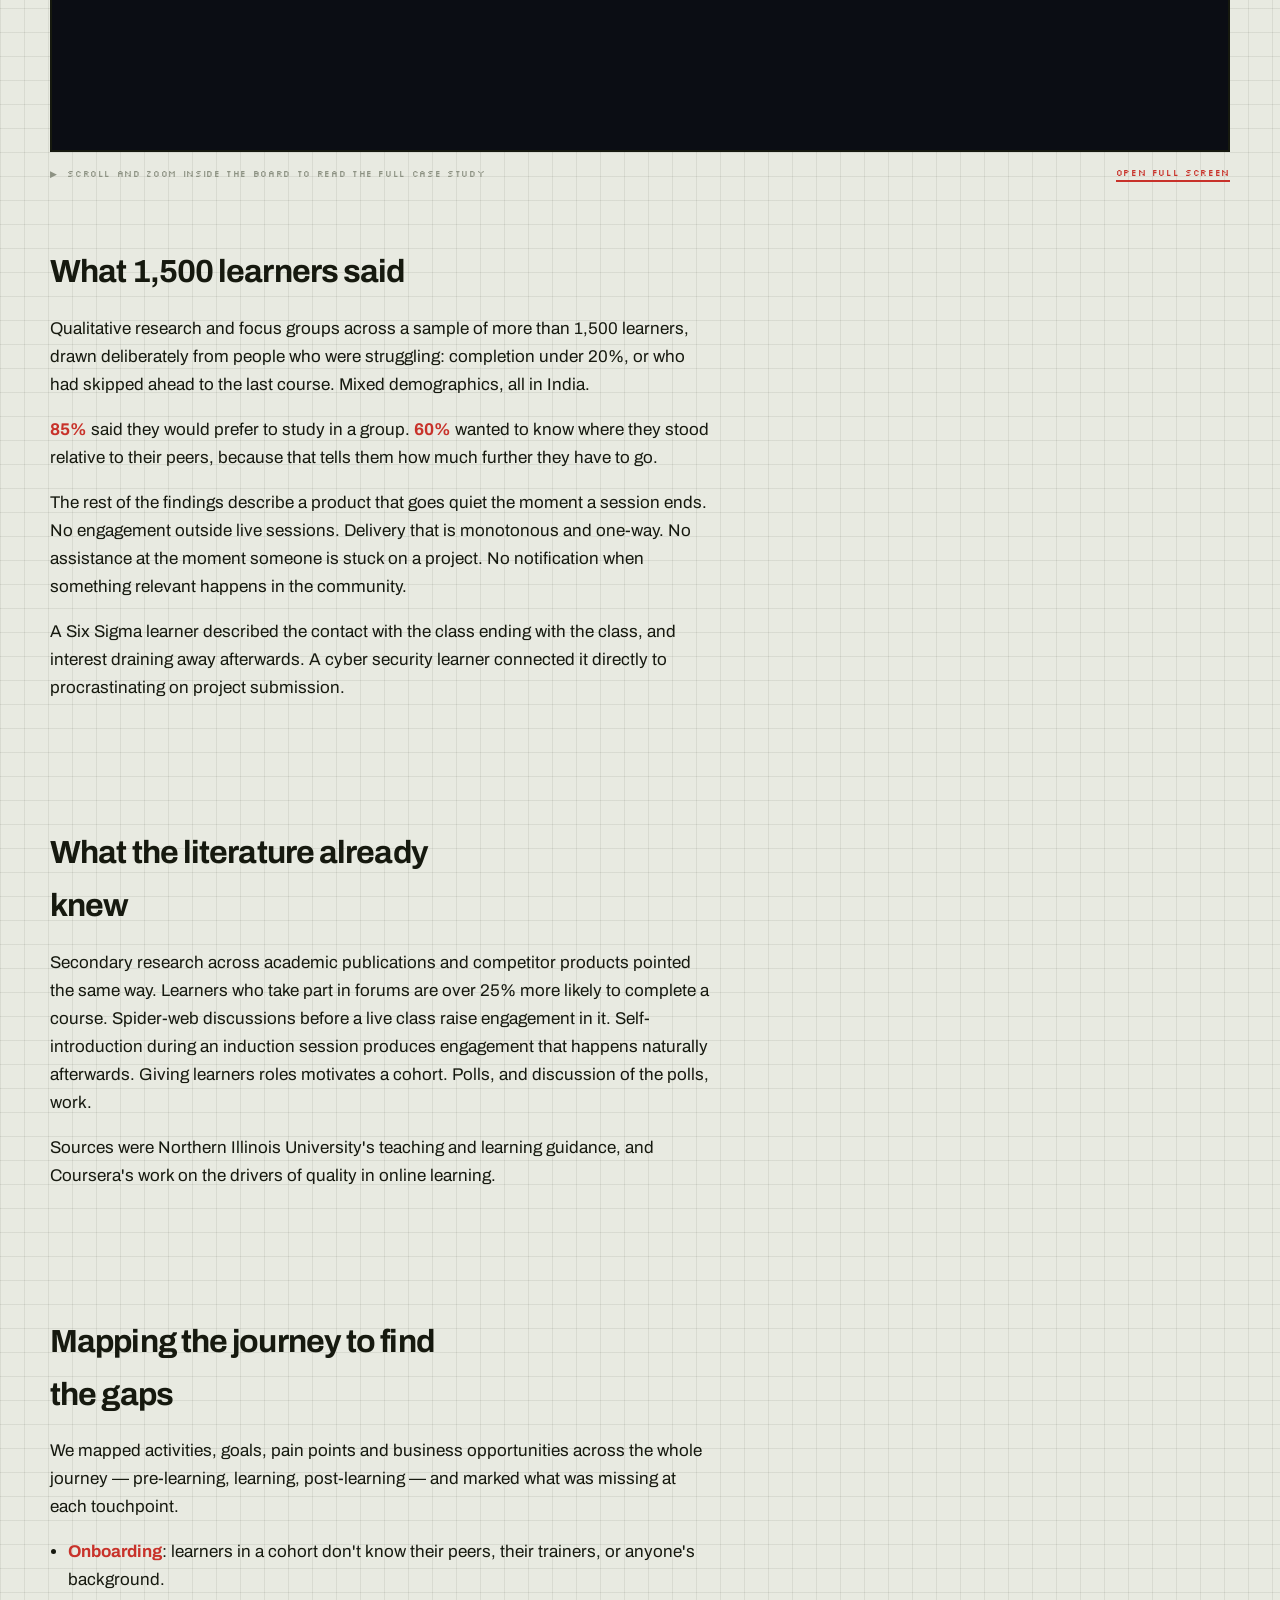
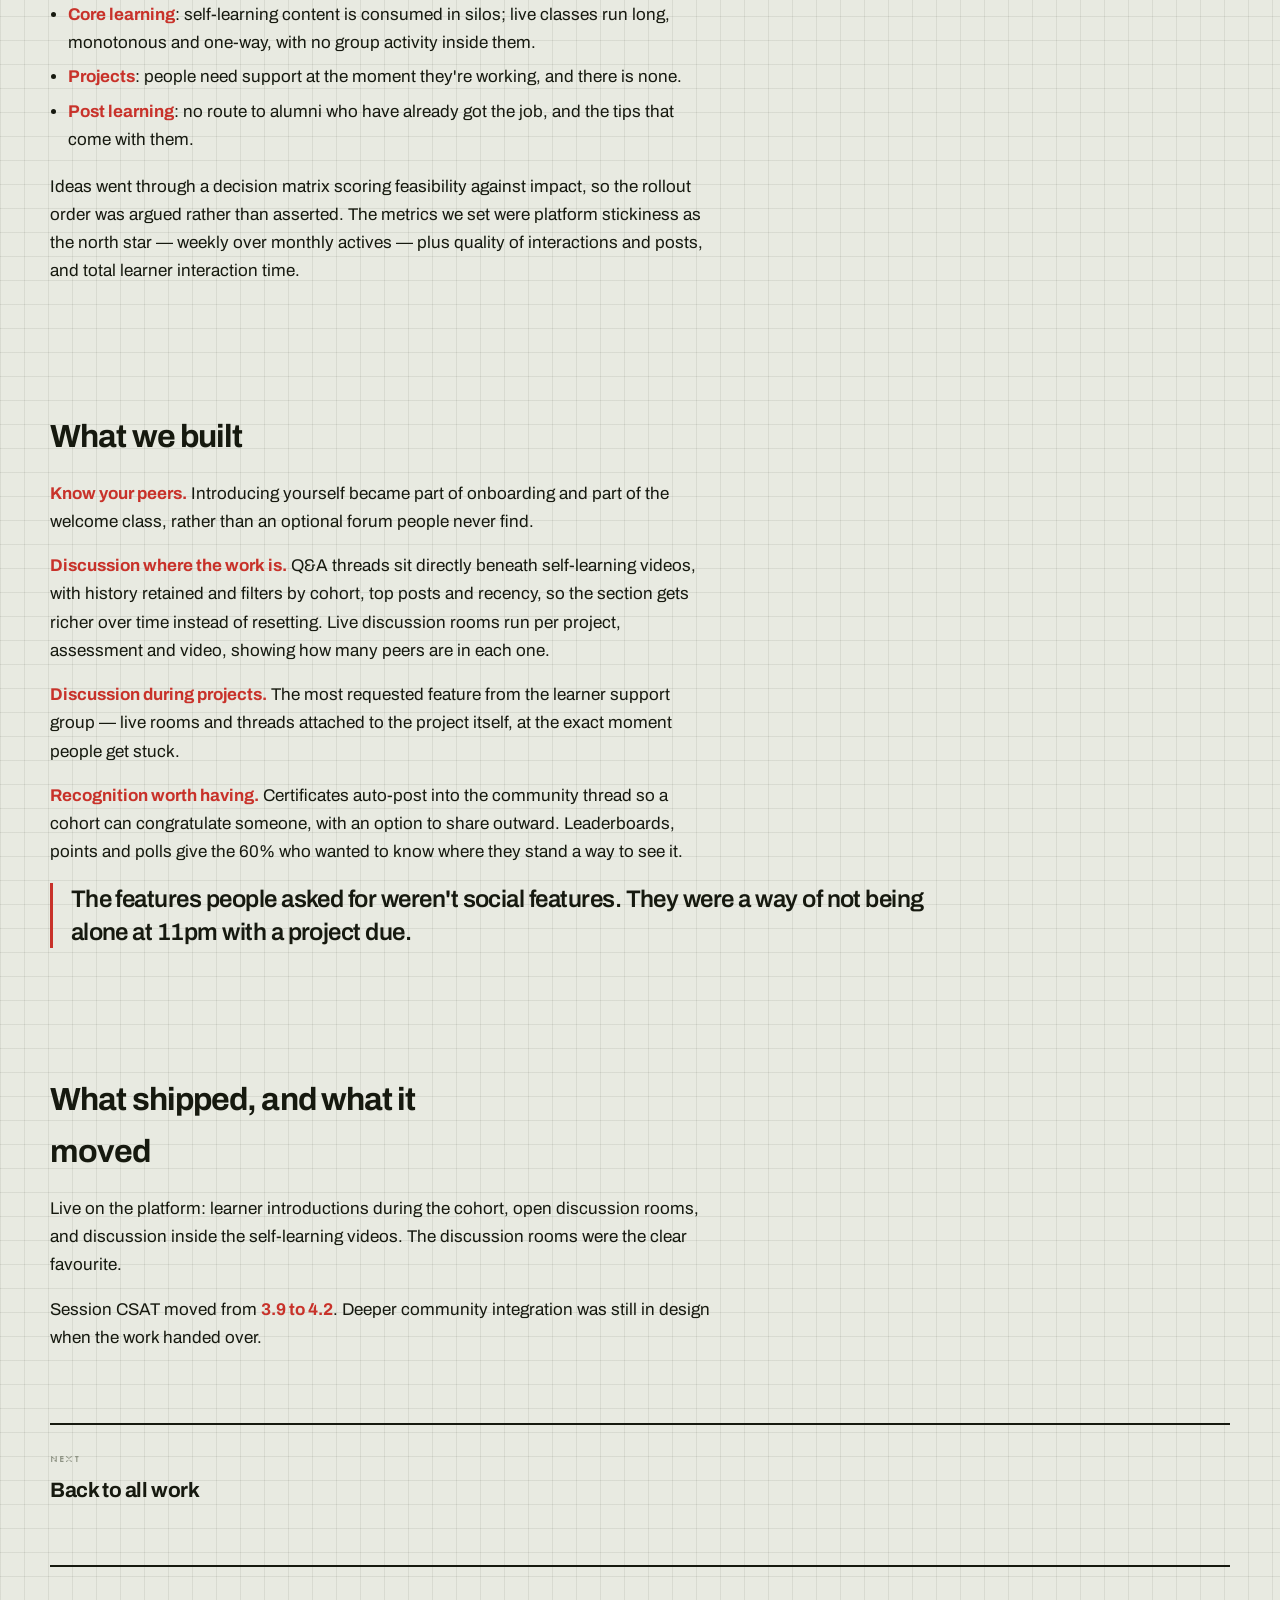
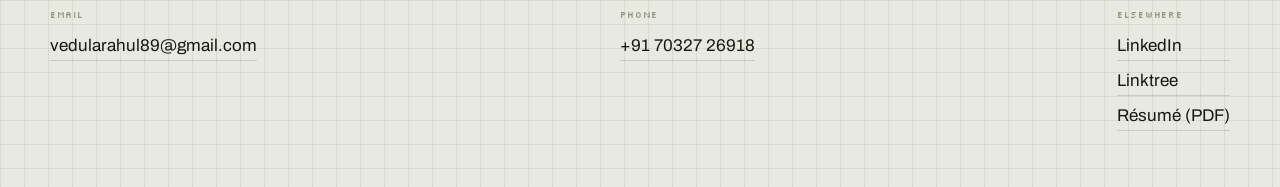
<file: peer-to-peer.html>
<!DOCTYPE html>
<html lang="en">
<head>
<meta charset="utf-8" />
<meta name="viewport" content="width=device-width, initial-scale=1" />
<title>Peer-to-peer engagement — Rahul Vedula</title>
<meta name="description" content="Learners who talk to each other finish their programs. Most of ours were learning alone." />
<meta property="og:title" content="Peer-to-peer engagement" />
<meta property="og:description" content="Learners who talk to each other finish their programs. Most of ours were learning alone." />
<link rel="icon" type="image/png" sizes="16x16" href="[data-uri]" />
<link rel="icon" type="image/png" sizes="32x32" href="[data-uri]" />
<link rel="icon" type="image/png" sizes="48x48" href="[data-uri]" />
<link rel="preconnect" href="https://fonts.googleapis.com" />
<link rel="preconnect" href="https://fonts.gstatic.com" crossorigin />
<link href="https://fonts.googleapis.com/css2?family=Archivo:wght@400;500;600;700;800&family=Silkscreen:wght@400;700&display=swap" rel="stylesheet" />
<link rel="stylesheet" href="style.css" />
</head>
<body>
<div class="wrap">

  <header class="masthead">
    <a class="mark" href="index.html">Rahul Vedula<span>, principal product designer</span></a>
    <nav>
      <a href="index.html#work">Work</a>
      <a href="index.html#experience">Experience</a>
      <a href="index.html#about">About</a>
      <a href="#resume">Résumé</a>
    </nav>
  </header>

  <div class="cs-head">
    <a class="crumb" href="index.html#work">← BACK TO WORK</a>
    <p class="kicker">SIMPLILEARN · COMMUNITY</p>
    <h1>Peer-to-peer engagement</h1>
    <p class="standfirst">Peer engagement is how a learner interacts with the people around them across their journey. Ours mostly ended when the live class did — so we went looking for every point where it could start again.</p>

    <div class="meta">
      <div><h4>ROLE</h4><p>UX Lead. Research, journey mapping, prioritisation.</p></div>
      <div><h4>TEAM</h4><p>Two — a UX designer and a half-time lead</p></div>
      <div><h4>COMPANY</h4><p>Simplilearn, Bangalore</p></div>
      <div><h4>WHEN</h4><p>2022 — 2023</p></div>
    </div>
  </div>

  <div class="nums">
    <div><b>3.9 → 4.2</b><span>SESSION CSAT</span></div>
    <div><b>1,500+</b><span>LEARNERS RESEARCHED</span></div>
    <div><b>85%</b><span>WHO WANT GROUP STUDY</span></div>
    <div><b>60%</b><span>WHO WANT TO KNOW WHERE THEY STAND</span></div>
  </div>

  <div class="deck">
    <div class="deck__frame is-tall">
      <iframe title="Peer engagement case study" loading="lazy" allowfullscreen src="https://embed.figma.com/proto/dCiXfnkvM82SvSBhGcAK2T/Projects?node-id=2026-30066&scaling=min-zoom&content-scaling=fixed&page-id=12%3A54721&starting-point-node-id=12%3A54722&embed-host=share"></iframe>
    </div>
    <p class="deck__bar"><span class="blink">&#9654;</span> SCROLL AND ZOOM INSIDE THE BOARD TO READ THE FULL CASE STUDY<a class="out" href="https://www.figma.com/proto/dCiXfnkvM82SvSBhGcAK2T/Projects?node-id=2026-30066&t=5oreYNOXx5R3ECqm-1&scaling=min-zoom&content-scaling=fixed&page-id=12%3A54721&starting-point-node-id=12%3A54722" target="_blank" rel="noopener">OPEN FULL SCREEN</a></p>
  </div>

  <main class="cs">
    <section>
      <h2>What 1,500 learners said</h2>
      <p>Qualitative research and focus groups across a sample of more than 1,500 learners, drawn deliberately from people who were struggling: completion under 20%, or who had skipped ahead to the last course. Mixed demographics, all in India.</p>
      <p><b>85%</b> said they would prefer to study in a group. <b>60%</b> wanted to know where they stood relative to their peers, because that tells them how much further they have to go.</p>
      <p>The rest of the findings describe a product that goes quiet the moment a session ends. No engagement outside live sessions. Delivery that is monotonous and one-way. No assistance at the moment someone is stuck on a project. No notification when something relevant happens in the community.</p>
      <p>A Six Sigma learner described the contact with the class ending with the class, and interest draining away afterwards. A cyber security learner connected it directly to procrastinating on project submission.</p>
    </section>

    <section>
      <h2>What the literature already knew</h2>
      <p>Secondary research across academic publications and competitor products pointed the same way. Learners who take part in forums are over 25% more likely to complete a course. Spider-web discussions before a live class raise engagement in it. Self-introduction during an induction session produces engagement that happens naturally afterwards. Giving learners roles motivates a cohort. Polls, and discussion of the polls, work.</p>
      <p>Sources were Northern Illinois University's teaching and learning guidance, and Coursera's work on the drivers of quality in online learning.</p>
    </section>

    <section>
      <h2>Mapping the journey to find the gaps</h2>
      <p>We mapped activities, goals, pain points and business opportunities across the whole journey — pre-learning, learning, post-learning — and marked what was missing at each touchpoint.</p>
      <ul>
        <li><b>Onboarding</b>: learners in a cohort don't know their peers, their trainers, or anyone's background.</li>
        <li><b>Core learning</b>: self-learning content is consumed in silos; live classes run long, monotonous and one-way, with no group activity inside them.</li>
        <li><b>Projects</b>: people need support at the moment they're working, and there is none.</li>
        <li><b>Post learning</b>: no route to alumni who have already got the job, and the tips that come with them.</li>
      </ul>
      <p>Ideas went through a decision matrix scoring feasibility against impact, so the rollout order was argued rather than asserted. The metrics we set were platform stickiness as the north star — weekly over monthly actives — plus quality of interactions and posts, and total learner interaction time.</p>
    </section>

    <section>
      <h2>What we built</h2>
      <p><b>Know your peers.</b> Introducing yourself became part of onboarding and part of the welcome class, rather than an optional forum people never find.</p>
      <p><b>Discussion where the work is.</b> Q&amp;A threads sit directly beneath self-learning videos, with history retained and filters by cohort, top posts and recency, so the section gets richer over time instead of resetting. Live discussion rooms run per project, assessment and video, showing how many peers are in each one.</p>
      <p><b>Discussion during projects.</b> The most requested feature from the learner support group — live rooms and threads attached to the project itself, at the exact moment people get stuck.</p>
      <p><b>Recognition worth having.</b> Certificates auto-post into the community thread so a cohort can congratulate someone, with an option to share outward. Leaderboards, points and polls give the 60% who wanted to know where they stand a way to see it.</p>
      <p class="pull">The features people asked for weren't social features. They were a way of not being alone at 11pm with a project due.</p>
    </section>

    <section>
      <h2>What shipped, and what it moved</h2>
      <p>Live on the platform: learner introductions during the cohort, open discussion rooms, and discussion inside the self-learning videos. The discussion rooms were the clear favourite.</p>
      <p>Session CSAT moved from <b>3.9 to 4.2</b>. Deeper community integration was still in design when the work handed over.</p>
    </section>


    <a class="next" href="index.html#work">
      <em>NEXT</em>
      <strong>Back to all work</strong>
    </a>

  </main>

  <footer>
    <div class="foot">
      <div class="foot__c">
        <span class="foot__k">EMAIL</span>
        <a href="mailto:vedularahul89@gmail.com">vedularahul89@gmail.com</a>
      </div>
      <div class="foot__c">
        <span class="foot__k">PHONE</span>
        <a href="tel:+917032726918">+91 70327 26918</a>
      </div>
      <div class="foot__c">
        <span class="foot__k">ELSEWHERE</span>
        <a href="https://www.linkedin.com/in/rahulvedula/" target="_blank" rel="noopener">LinkedIn</a>
        <a href="https://linktr.ee/rahul.vedula" target="_blank" rel="noopener">Linktree</a>
        <a href="#resume">Résumé (PDF)</a>
      </div>
    </div>
  </footer>

</div>
<script src="resume-gate.js" defer></script>
</body>
</html>
</file>
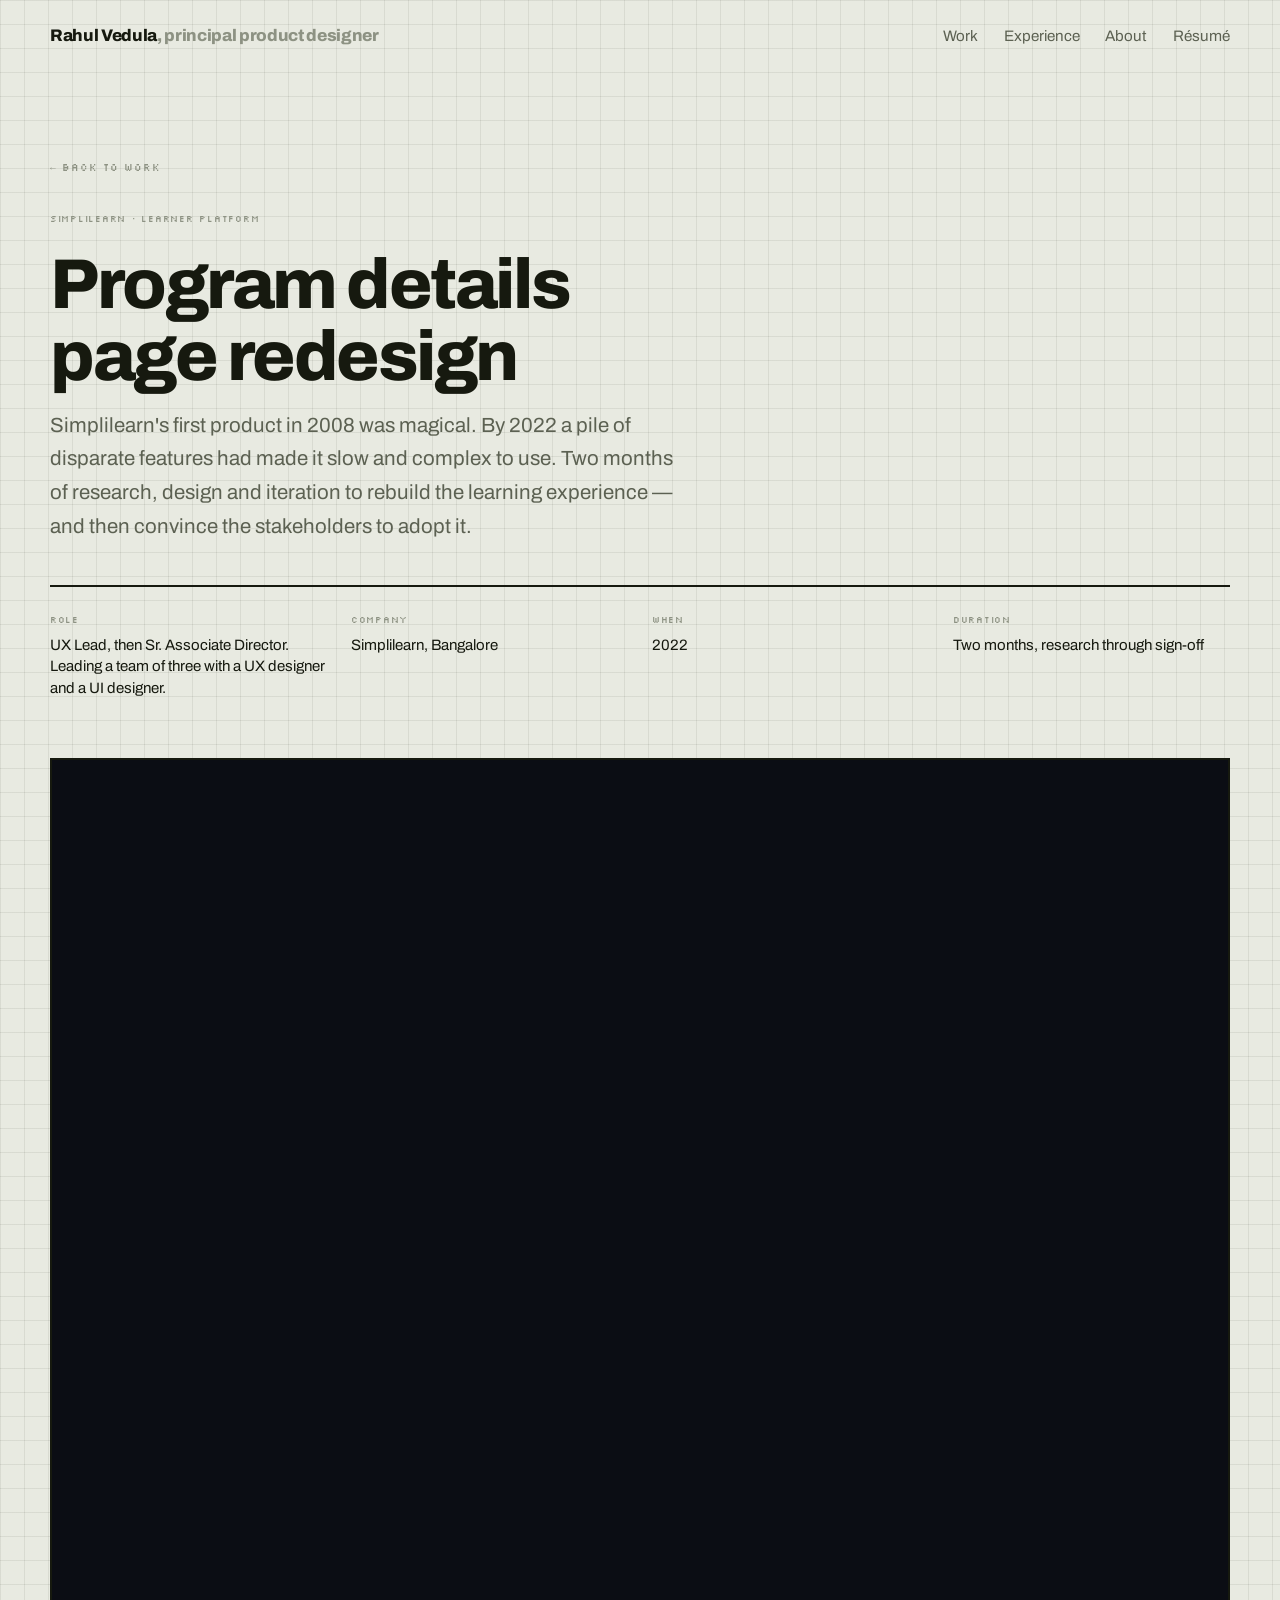
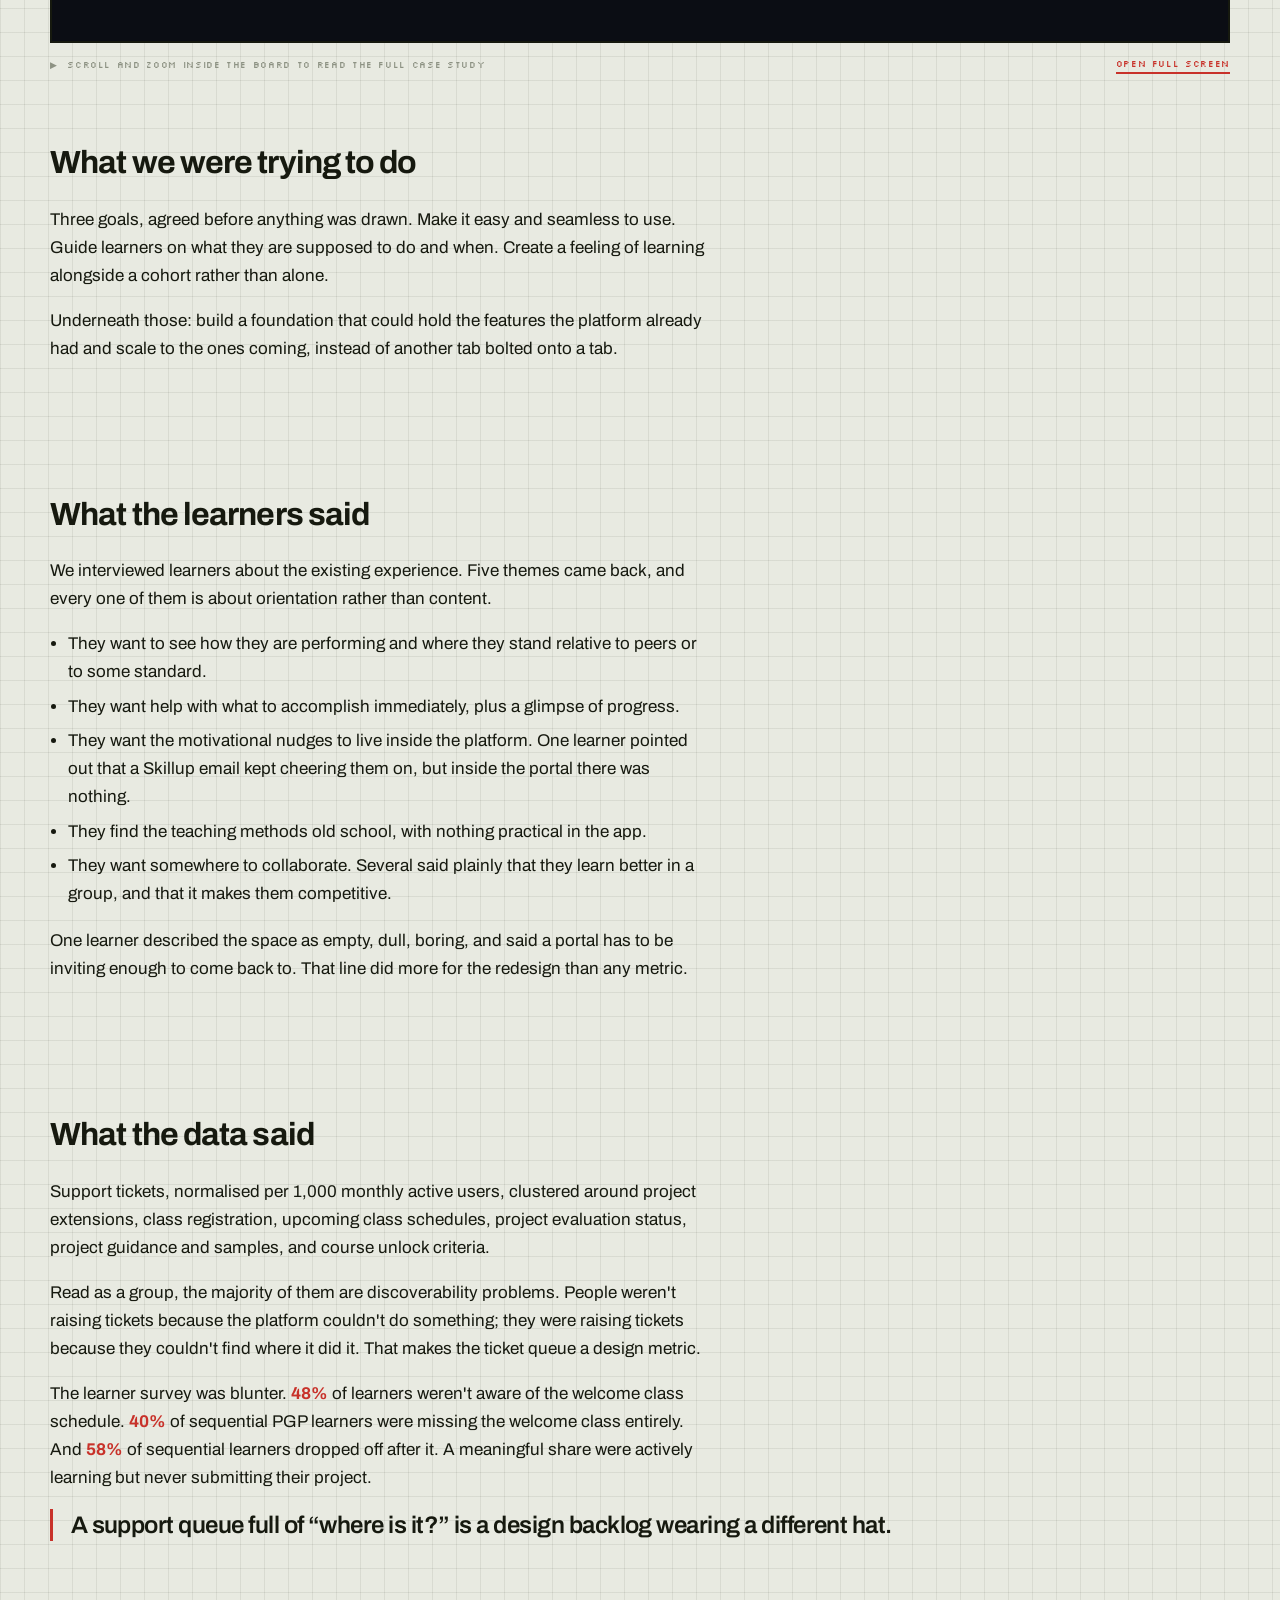
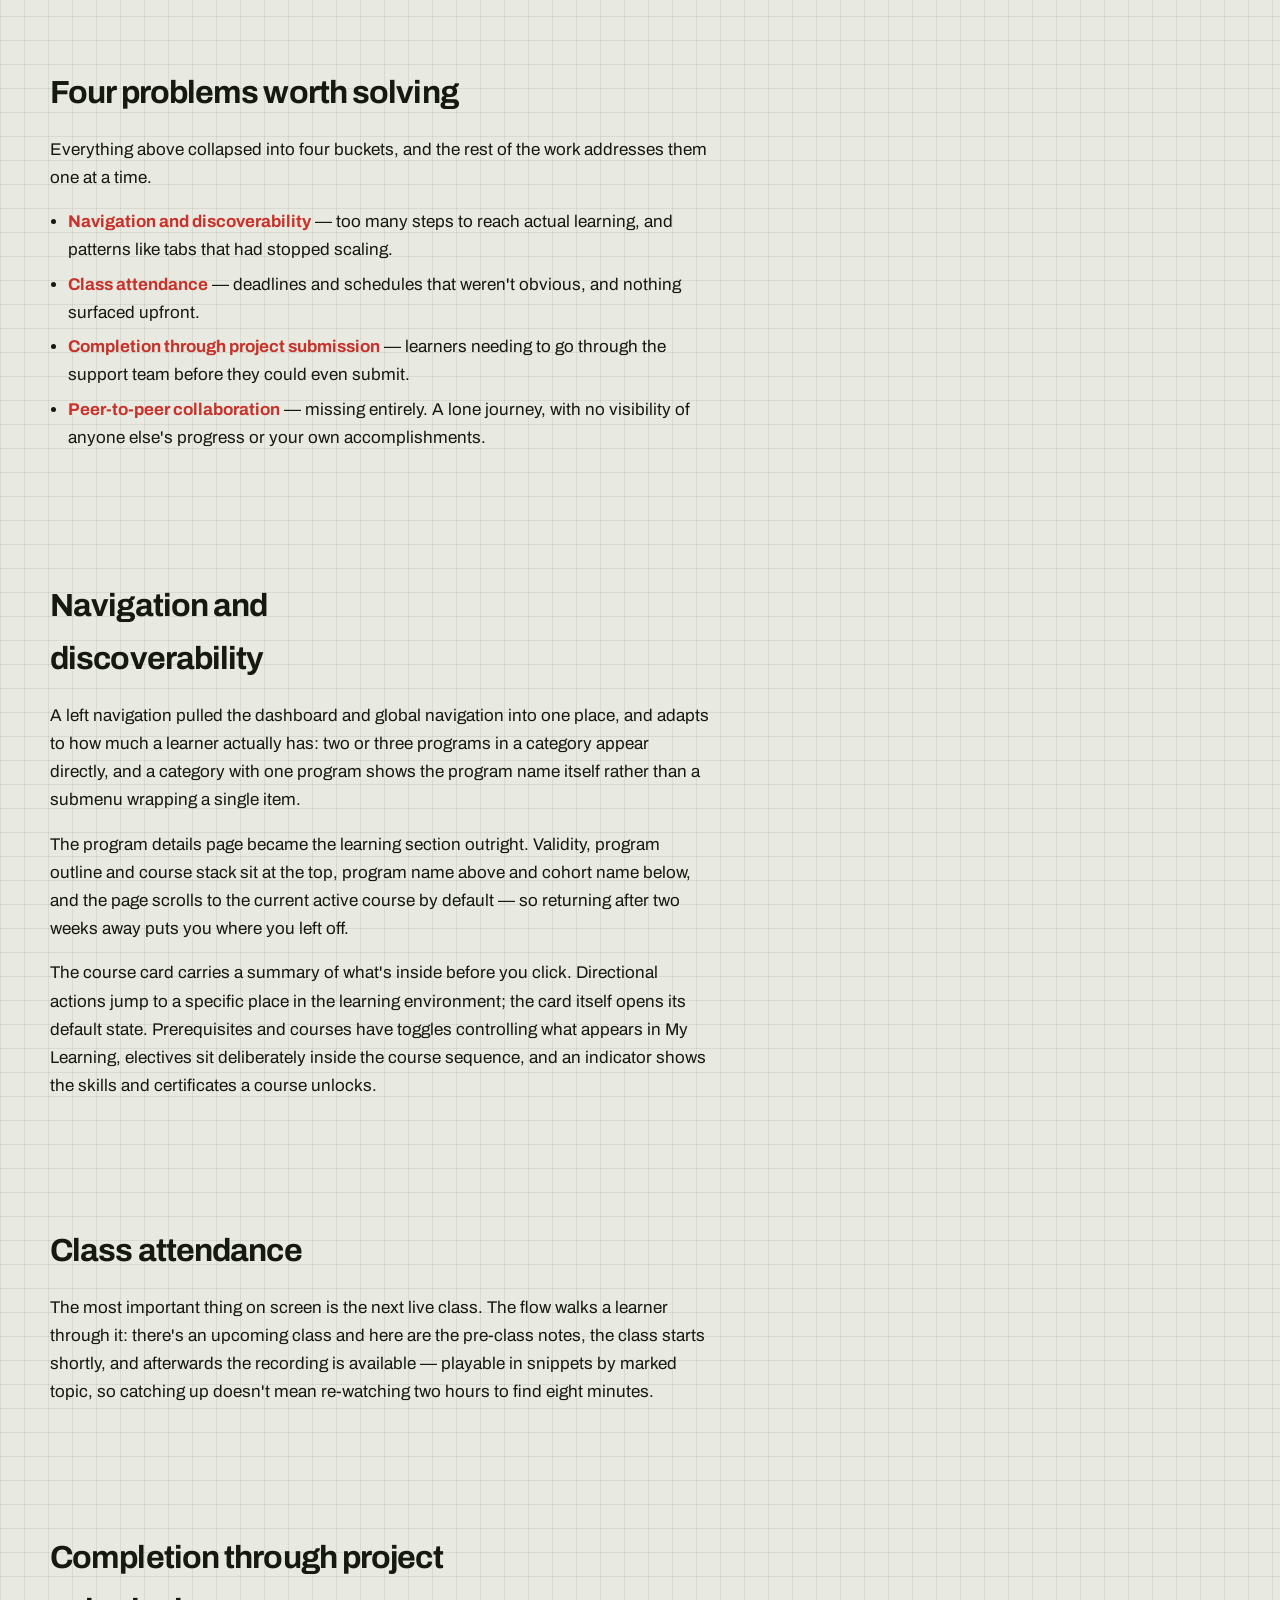
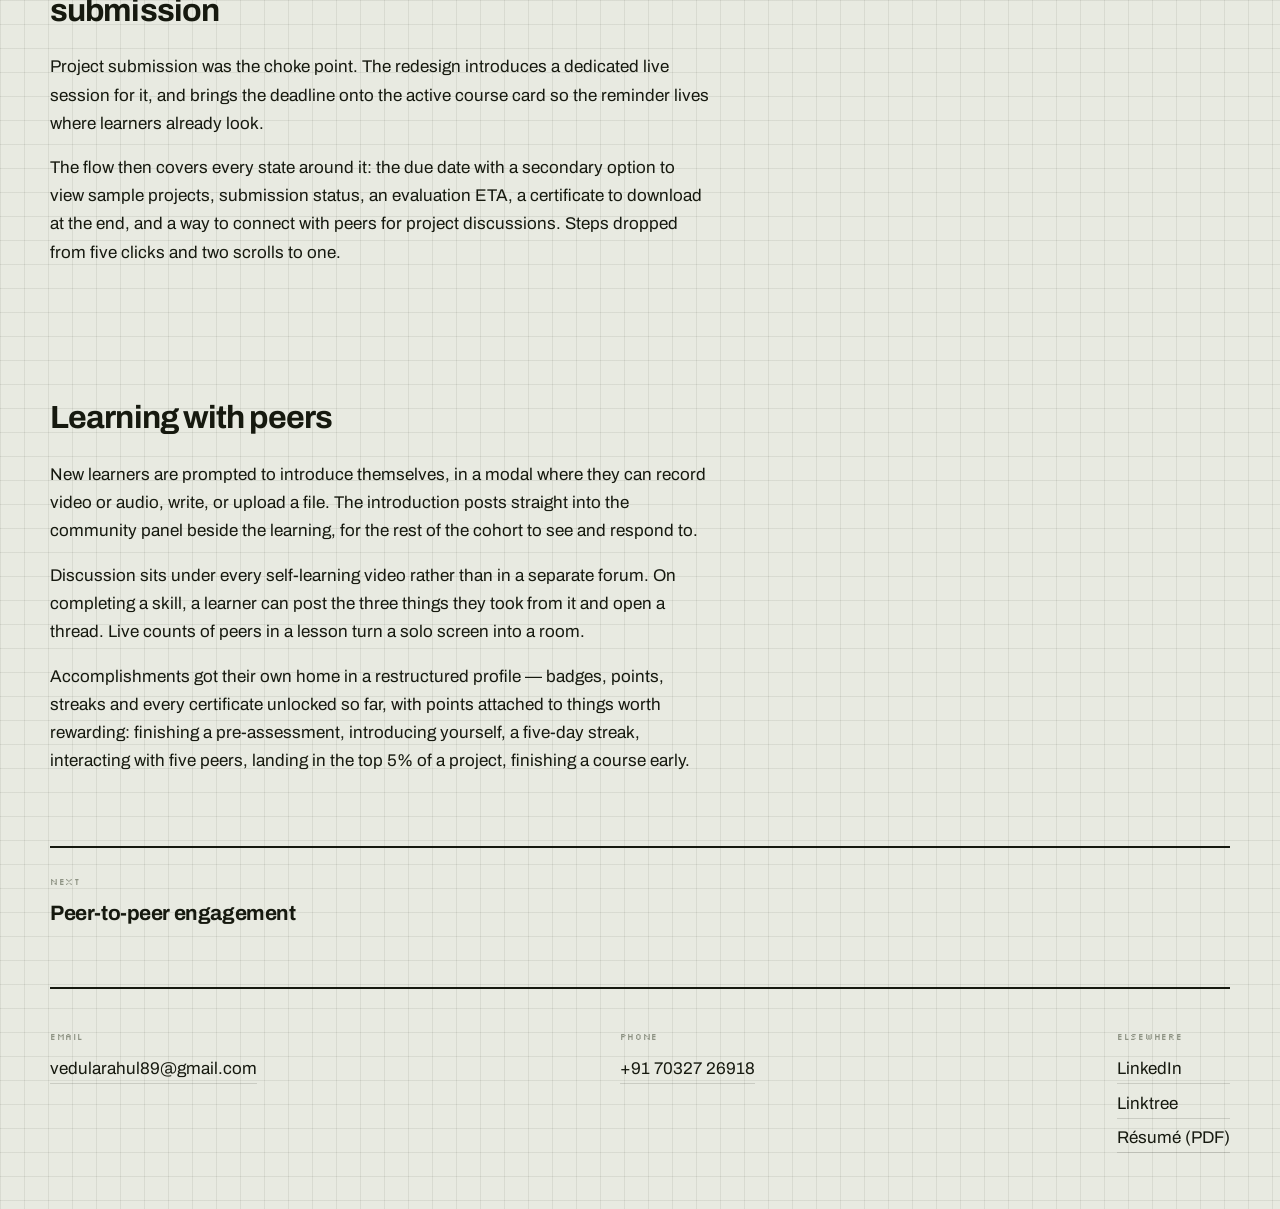
<file: program-details.html>
<!DOCTYPE html>
<html lang="en">
<head>
<meta charset="utf-8" />
<meta name="viewport" content="width=device-width, initial-scale=1" />
<title>Program details page redesign — Rahul Vedula</title>
<meta name="description" content="Rebuilding Simplilearn's learning experience around four problems the tickets and the research both pointed at." />
<meta property="og:title" content="Program details page redesign" />
<meta property="og:description" content="Rebuilding Simplilearn's learning experience around four problems the tickets and the research both pointed at." />
<link rel="icon" type="image/png" sizes="16x16" href="[data-uri]" />
<link rel="icon" type="image/png" sizes="32x32" href="[data-uri]" />
<link rel="icon" type="image/png" sizes="48x48" href="[data-uri]" />
<link rel="preconnect" href="https://fonts.googleapis.com" />
<link rel="preconnect" href="https://fonts.gstatic.com" crossorigin />
<link href="https://fonts.googleapis.com/css2?family=Archivo:wght@400;500;600;700;800&family=Silkscreen:wght@400;700&display=swap" rel="stylesheet" />
<link rel="stylesheet" href="style.css" />
</head>
<body>
<div class="wrap">

  <header class="masthead">
    <a class="mark" href="index.html">Rahul Vedula<span>, principal product designer</span></a>
    <nav>
      <a href="index.html#work">Work</a>
      <a href="index.html#experience">Experience</a>
      <a href="index.html#about">About</a>
      <a href="#resume">Résumé</a>
    </nav>
  </header>

  <div class="cs-head">
    <a class="crumb" href="index.html#work">← BACK TO WORK</a>
    <p class="kicker">SIMPLILEARN · LEARNER PLATFORM</p>
    <h1>Program details page redesign</h1>
    <p class="standfirst">Simplilearn's first product in 2008 was magical. By 2022 a pile of disparate features had made it slow and complex to use. Two months of research, design and iteration to rebuild the learning experience — and then convince the stakeholders to adopt it.</p>

    <div class="meta">
      <div><h4>ROLE</h4><p>UX Lead, then Sr. Associate Director. Leading a team of three with a UX designer and a UI designer.</p></div>
      <div><h4>COMPANY</h4><p>Simplilearn, Bangalore</p></div>
      <div><h4>WHEN</h4><p>2022</p></div>
      <div><h4>DURATION</h4><p>Two months, research through sign-off</p></div>
    </div>
  </div>

  <div class="deck">
    <div class="deck__frame is-tall">
      <iframe title="Program details page case study board" loading="lazy" allowfullscreen src="https://embed.figma.com/proto/dCiXfnkvM82SvSBhGcAK2T/Projects?node-id=4-33440&scaling=min-zoom&content-scaling=fixed&page-id=4%3A24958&embed-host=share"></iframe>
    </div>
    <p class="deck__bar"><span class="blink">&#9654;</span> SCROLL AND ZOOM INSIDE THE BOARD TO READ THE FULL CASE STUDY<a class="out" href="https://www.figma.com/proto/dCiXfnkvM82SvSBhGcAK2T/Projects?node-id=4-33440&p=f&t=RlrFo4TFuCKoBPsY-1&scaling=min-zoom&content-scaling=fixed&page-id=4%3A24958" target="_blank" rel="noopener">OPEN FULL SCREEN</a></p>
  </div>

  <main class="cs">
    <section>
      <h2>What we were trying to do</h2>
      <p>Three goals, agreed before anything was drawn. Make it easy and seamless to use. Guide learners on what they are supposed to do and when. Create a feeling of learning alongside a cohort rather than alone.</p>
      <p>Underneath those: build a foundation that could hold the features the platform already had and scale to the ones coming, instead of another tab bolted onto a tab.</p>
    </section>

    <section>
      <h2>What the learners said</h2>
      <p>We interviewed learners about the existing experience. Five themes came back, and every one of them is about orientation rather than content.</p>
      <ul>
        <li>They want to see how they are performing and where they stand relative to peers or to some standard.</li>
        <li>They want help with what to accomplish immediately, plus a glimpse of progress.</li>
        <li>They want the motivational nudges to live inside the platform. One learner pointed out that a Skillup email kept cheering them on, but inside the portal there was nothing.</li>
        <li>They find the teaching methods old school, with nothing practical in the app.</li>
        <li>They want somewhere to collaborate. Several said plainly that they learn better in a group, and that it makes them competitive.</li>
      </ul>
      <p>One learner described the space as empty, dull, boring, and said a portal has to be inviting enough to come back to. That line did more for the redesign than any metric.</p>
    </section>

    <section>
      <h2>What the data said</h2>
      <p>Support tickets, normalised per 1,000 monthly active users, clustered around project extensions, class registration, upcoming class schedules, project evaluation status, project guidance and samples, and course unlock criteria.</p>
      <p>Read as a group, the majority of them are discoverability problems. People weren't raising tickets because the platform couldn't do something; they were raising tickets because they couldn't find where it did it. That makes the ticket queue a design metric.</p>
      <p>The learner survey was blunter. <b>48%</b> of learners weren't aware of the welcome class schedule. <b>40%</b> of sequential PGP learners were missing the welcome class entirely. And <b>58%</b> of sequential learners dropped off after it. A meaningful share were actively learning but never submitting their project.</p>
      <p class="pull">A support queue full of “where is it?” is a design backlog wearing a different hat.</p>
    </section>

    <section>
      <h2>Four problems worth solving</h2>
      <p>Everything above collapsed into four buckets, and the rest of the work addresses them one at a time.</p>
      <ul>
        <li><b>Navigation and discoverability</b> — too many steps to reach actual learning, and patterns like tabs that had stopped scaling.</li>
        <li><b>Class attendance</b> — deadlines and schedules that weren't obvious, and nothing surfaced upfront.</li>
        <li><b>Completion through project submission</b> — learners needing to go through the support team before they could even submit.</li>
        <li><b>Peer-to-peer collaboration</b> — missing entirely. A lone journey, with no visibility of anyone else's progress or your own accomplishments.</li>
      </ul>
    </section>

    <section>
      <h2>Navigation and discoverability</h2>
      <p>A left navigation pulled the dashboard and global navigation into one place, and adapts to how much a learner actually has: two or three programs in a category appear directly, and a category with one program shows the program name itself rather than a submenu wrapping a single item.</p>
      <p>The program details page became the learning section outright. Validity, program outline and course stack sit at the top, program name above and cohort name below, and the page scrolls to the current active course by default — so returning after two weeks away puts you where you left off.</p>
      <p>The course card carries a summary of what's inside before you click. Directional actions jump to a specific place in the learning environment; the card itself opens its default state. Prerequisites and courses have toggles controlling what appears in My Learning, electives sit deliberately inside the course sequence, and an indicator shows the skills and certificates a course unlocks.</p>
    </section>

    <section>
      <h2>Class attendance</h2>
      <p>The most important thing on screen is the next live class. The flow walks a learner through it: there's an upcoming class and here are the pre-class notes, the class starts shortly, and afterwards the recording is available — playable in snippets by marked topic, so catching up doesn't mean re-watching two hours to find eight minutes.</p>
    </section>

    <section>
      <h2>Completion through project submission</h2>
      <p>Project submission was the choke point. The redesign introduces a dedicated live session for it, and brings the deadline onto the active course card so the reminder lives where learners already look.</p>
      <p>The flow then covers every state around it: the due date with a secondary option to view sample projects, submission status, an evaluation ETA, a certificate to download at the end, and a way to connect with peers for project discussions. Steps dropped from five clicks and two scrolls to one.</p>
    </section>

    <section>
      <h2>Learning with peers</h2>
      <p>New learners are prompted to introduce themselves, in a modal where they can record video or audio, write, or upload a file. The introduction posts straight into the community panel beside the learning, for the rest of the cohort to see and respond to.</p>
      <p>Discussion sits under every self-learning video rather than in a separate forum. On completing a skill, a learner can post the three things they took from it and open a thread. Live counts of peers in a lesson turn a solo screen into a room.</p>
      <p>Accomplishments got their own home in a restructured profile — badges, points, streaks and every certificate unlocked so far, with points attached to things worth rewarding: finishing a pre-assessment, introducing yourself, a five-day streak, interacting with five peers, landing in the top 5% of a project, finishing a course early.</p>
    </section>


    <a class="next" href="peer-to-peer.html">
      <em>NEXT</em>
      <strong>Peer-to-peer engagement</strong>
    </a>

  </main>

  <footer>
    <div class="foot">
      <div class="foot__c">
        <span class="foot__k">EMAIL</span>
        <a href="mailto:vedularahul89@gmail.com">vedularahul89@gmail.com</a>
      </div>
      <div class="foot__c">
        <span class="foot__k">PHONE</span>
        <a href="tel:+917032726918">+91 70327 26918</a>
      </div>
      <div class="foot__c">
        <span class="foot__k">ELSEWHERE</span>
        <a href="https://www.linkedin.com/in/rahulvedula/" target="_blank" rel="noopener">LinkedIn</a>
        <a href="https://linktr.ee/rahul.vedula" target="_blank" rel="noopener">Linktree</a>
        <a href="#resume">Résumé (PDF)</a>
      </div>
    </div>
  </footer>

</div>
<script src="resume-gate.js" defer></script>
</body>
</html>
</file>
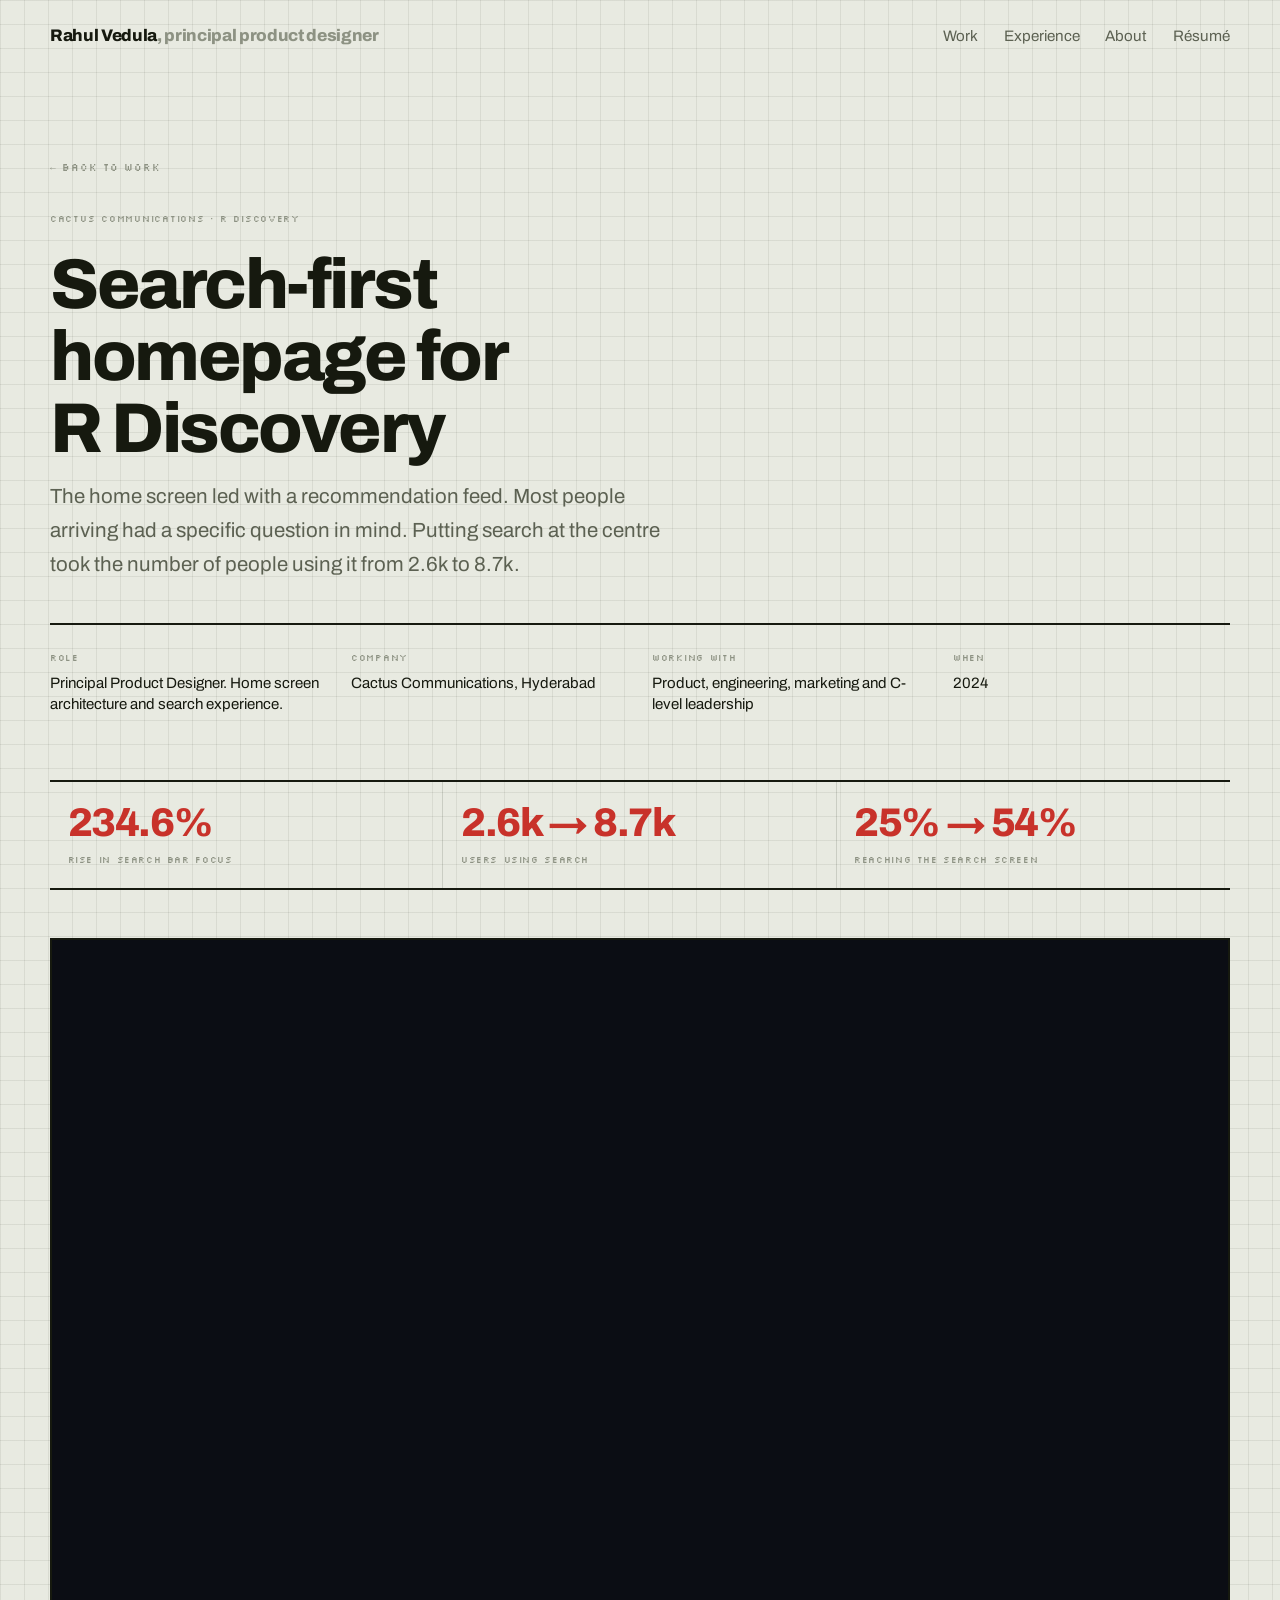
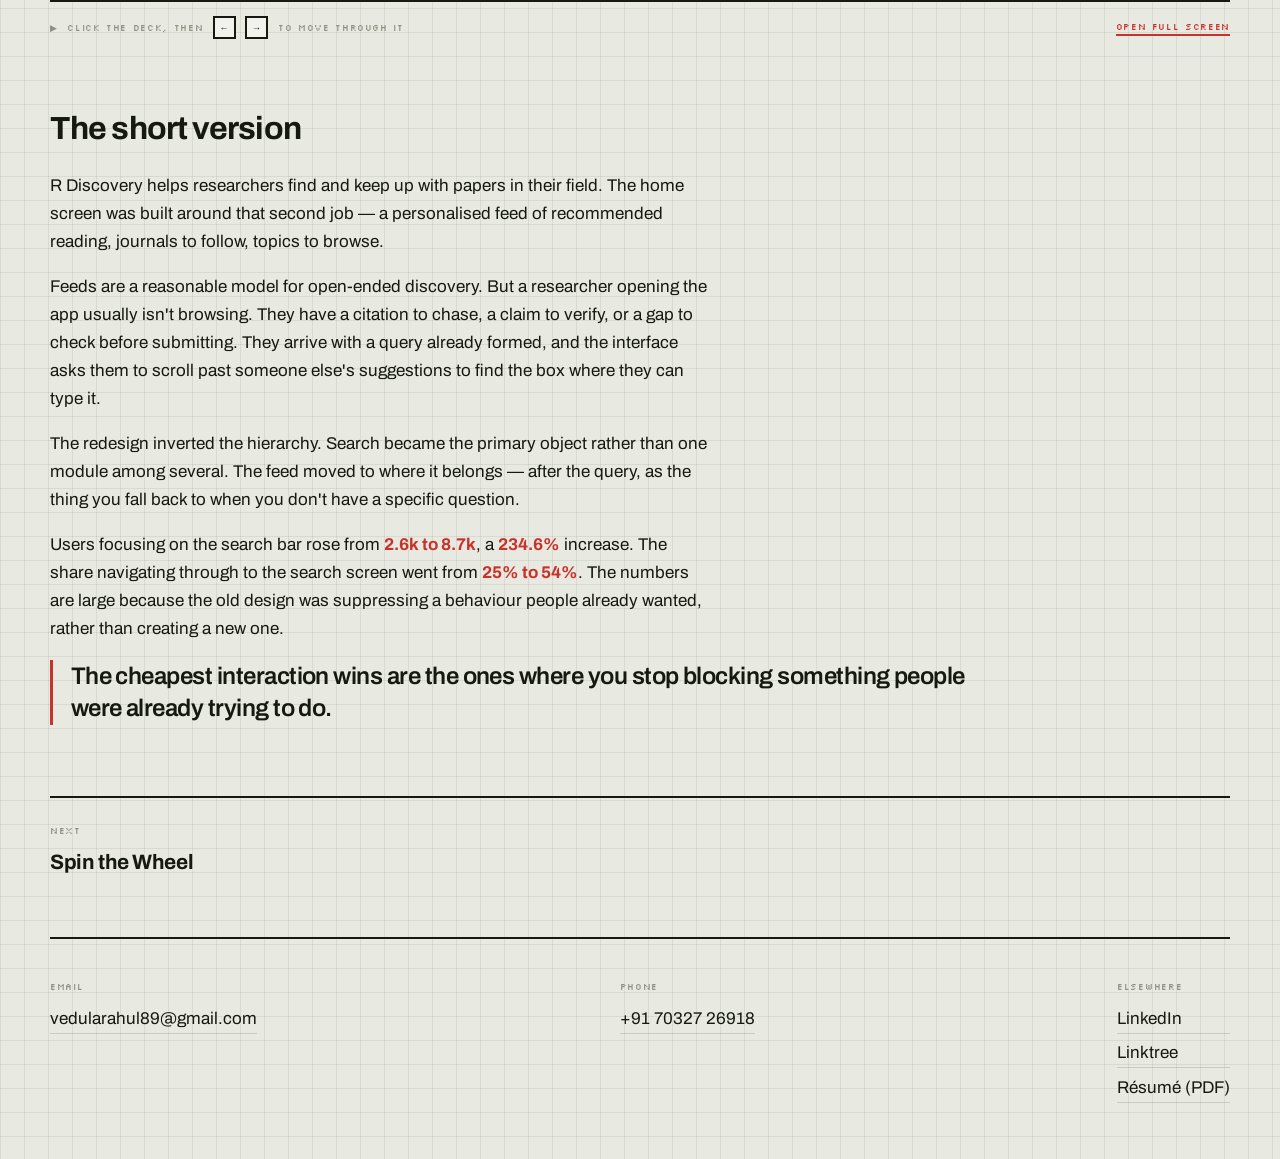
<file: r-discovery.html>
<!DOCTYPE html>
<html lang="en">
<head>
<meta charset="utf-8" />
<meta name="viewport" content="width=device-width, initial-scale=1" />
<title>Search-first homepage for R Discovery — Rahul Vedula</title>
<meta name="description" content="R Discovery led with a feed. Its users arrived with a question. Rebuilding around search took search users from 2.6k to 8.7k." />
<meta property="og:title" content="Search-first homepage for R Discovery" />
<meta property="og:description" content="R Discovery led with a feed. Its users arrived with a question. Rebuilding around search took search users from 2.6k to 8.7k." />
<link rel="icon" type="image/png" sizes="16x16" href="[data-uri]" />
<link rel="icon" type="image/png" sizes="32x32" href="[data-uri]" />
<link rel="icon" type="image/png" sizes="48x48" href="[data-uri]" />
<link rel="preconnect" href="https://fonts.googleapis.com" />
<link rel="preconnect" href="https://fonts.gstatic.com" crossorigin />
<link href="https://fonts.googleapis.com/css2?family=Archivo:wght@400;500;600;700;800&family=Silkscreen:wght@400;700&display=swap" rel="stylesheet" />
<link rel="stylesheet" href="style.css" />
</head>
<body>
<div class="wrap">

  <header class="masthead">
    <a class="mark" href="index.html">Rahul Vedula<span>, principal product designer</span></a>
    <nav>
      <a href="index.html#work">Work</a>
      <a href="index.html#experience">Experience</a>
      <a href="index.html#about">About</a>
      <a href="#resume">Résumé</a>
    </nav>
  </header>

  <div class="cs-head">
    <a class="crumb" href="index.html#work">← BACK TO WORK</a>
    <p class="kicker">CACTUS COMMUNICATIONS · R DISCOVERY</p>
    <h1>Search-first homepage for R Discovery</h1>
    <p class="standfirst">The home screen led with a recommendation feed. Most people arriving had a specific question in mind. Putting search at the centre took the number of people using it from 2.6k to 8.7k.</p>

    <div class="meta">
      <div><h4>ROLE</h4><p>Principal Product Designer. Home screen architecture and search experience.</p></div>
      <div><h4>COMPANY</h4><p>Cactus Communications, Hyderabad</p></div>
      <div><h4>WORKING WITH</h4><p>Product, engineering, marketing and C-level leadership</p></div>
      <div><h4>WHEN</h4><p>2024</p></div>
    </div>
  </div>

  <div class="nums">
    <div><b>234.6%</b><span>RISE IN SEARCH BAR FOCUS</span></div>
    <div><b>2.6k → 8.7k</b><span>USERS USING SEARCH</span></div>
    <div><b>25% → 54%</b><span>REACHING THE SEARCH SCREEN</span></div>
  </div>

  <div class="deck">
    <div class="deck__frame">
      <iframe title="R Discovery search case study deck" loading="lazy" allowfullscreen src="https://embed.figma.com/deck/F0py6rgCXzBPMg1ltKLlbG/R-Discovery---Search-Bar-Casestudy?node-id=43-115&scaling=min-zoom&content-scaling=fixed&page-id=0%3A1&embed-host=share"></iframe>
    </div>
    <p class="deck__bar"><span class="blink">&#9654;</span> CLICK THE DECK, THEN <kbd>&larr;</kbd> <kbd>&rarr;</kbd> TO MOVE THROUGH IT<a class="out" href="https://www.figma.com/deck/F0py6rgCXzBPMg1ltKLlbG/R-Discovery---Search-Bar-Casestudy?node-id=43-115&t=u0I7iFx44dBaN8Jl-1&scaling=min-zoom&content-scaling=fixed&page-id=0%3A1" target="_blank" rel="noopener">OPEN FULL SCREEN</a></p>
  </div>

  <main class="cs">
    <section>
      <h2>The short version</h2>
      <p>R Discovery helps researchers find and keep up with papers in their field. The home screen was built around that second job — a personalised feed of recommended reading, journals to follow, topics to browse.</p>
      <p>Feeds are a reasonable model for open-ended discovery. But a researcher opening the app usually isn't browsing. They have a citation to chase, a claim to verify, or a gap to check before submitting. They arrive with a query already formed, and the interface asks them to scroll past someone else's suggestions to find the box where they can type it.</p>
      <p>The redesign inverted the hierarchy. Search became the primary object rather than one module among several. The feed moved to where it belongs — after the query, as the thing you fall back to when you don't have a specific question.</p>
      <p>Users focusing on the search bar rose from <b>2.6k to 8.7k</b>, a <b>234.6%</b> increase. The share navigating through to the search screen went from <b>25% to 54%</b>. The numbers are large because the old design was suppressing a behaviour people already wanted, rather than creating a new one.</p>
      <p class="pull">The cheapest interaction wins are the ones where you stop blocking something people were already trying to do.</p>
    </section>


    <a class="next" href="spin-the-wheel.html">
      <em>NEXT</em>
      <strong>Spin the Wheel</strong>
    </a>

  </main>

  <footer>
    <div class="foot">
      <div class="foot__c">
        <span class="foot__k">EMAIL</span>
        <a href="mailto:vedularahul89@gmail.com">vedularahul89@gmail.com</a>
      </div>
      <div class="foot__c">
        <span class="foot__k">PHONE</span>
        <a href="tel:+917032726918">+91 70327 26918</a>
      </div>
      <div class="foot__c">
        <span class="foot__k">ELSEWHERE</span>
        <a href="https://www.linkedin.com/in/rahulvedula/" target="_blank" rel="noopener">LinkedIn</a>
        <a href="https://linktr.ee/rahul.vedula" target="_blank" rel="noopener">Linktree</a>
        <a href="#resume">Résumé (PDF)</a>
      </div>
    </div>
  </footer>

</div>
<script src="resume-gate.js" defer></script>
</body>
</html>
</file>
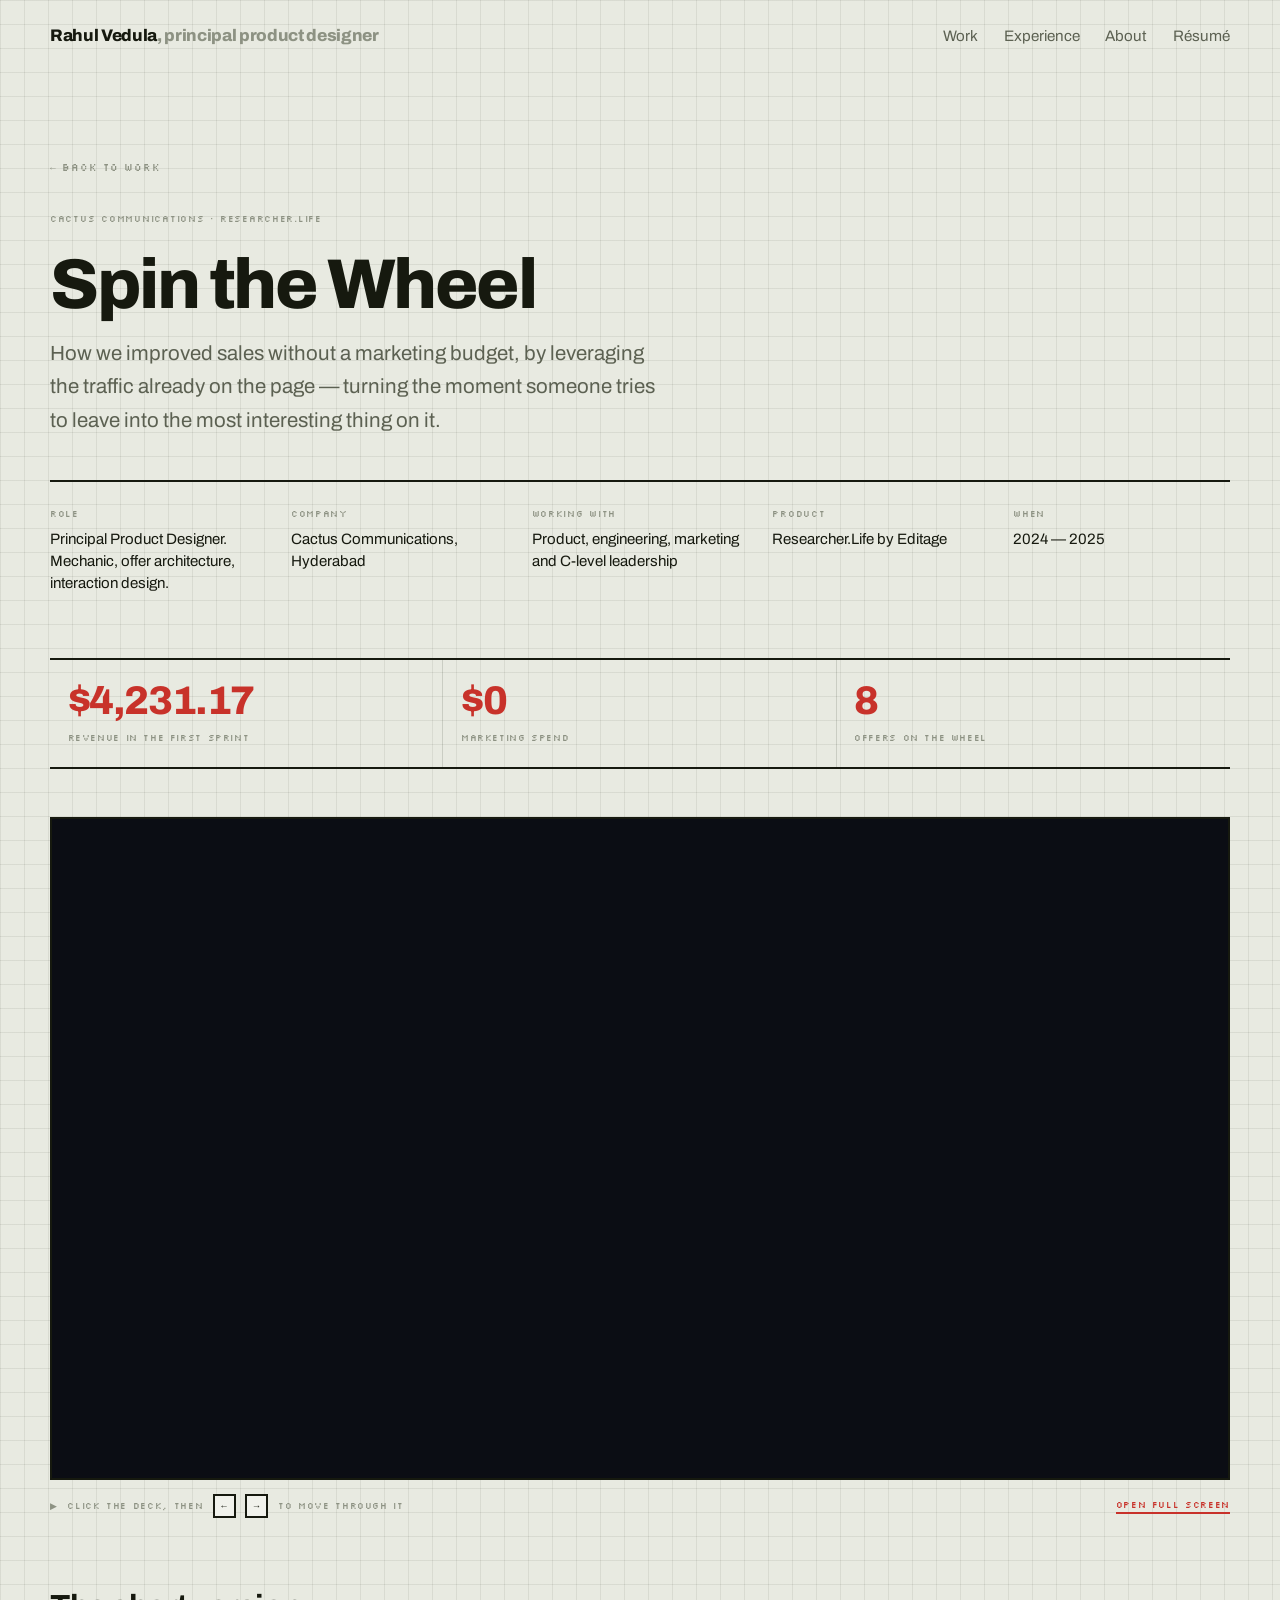
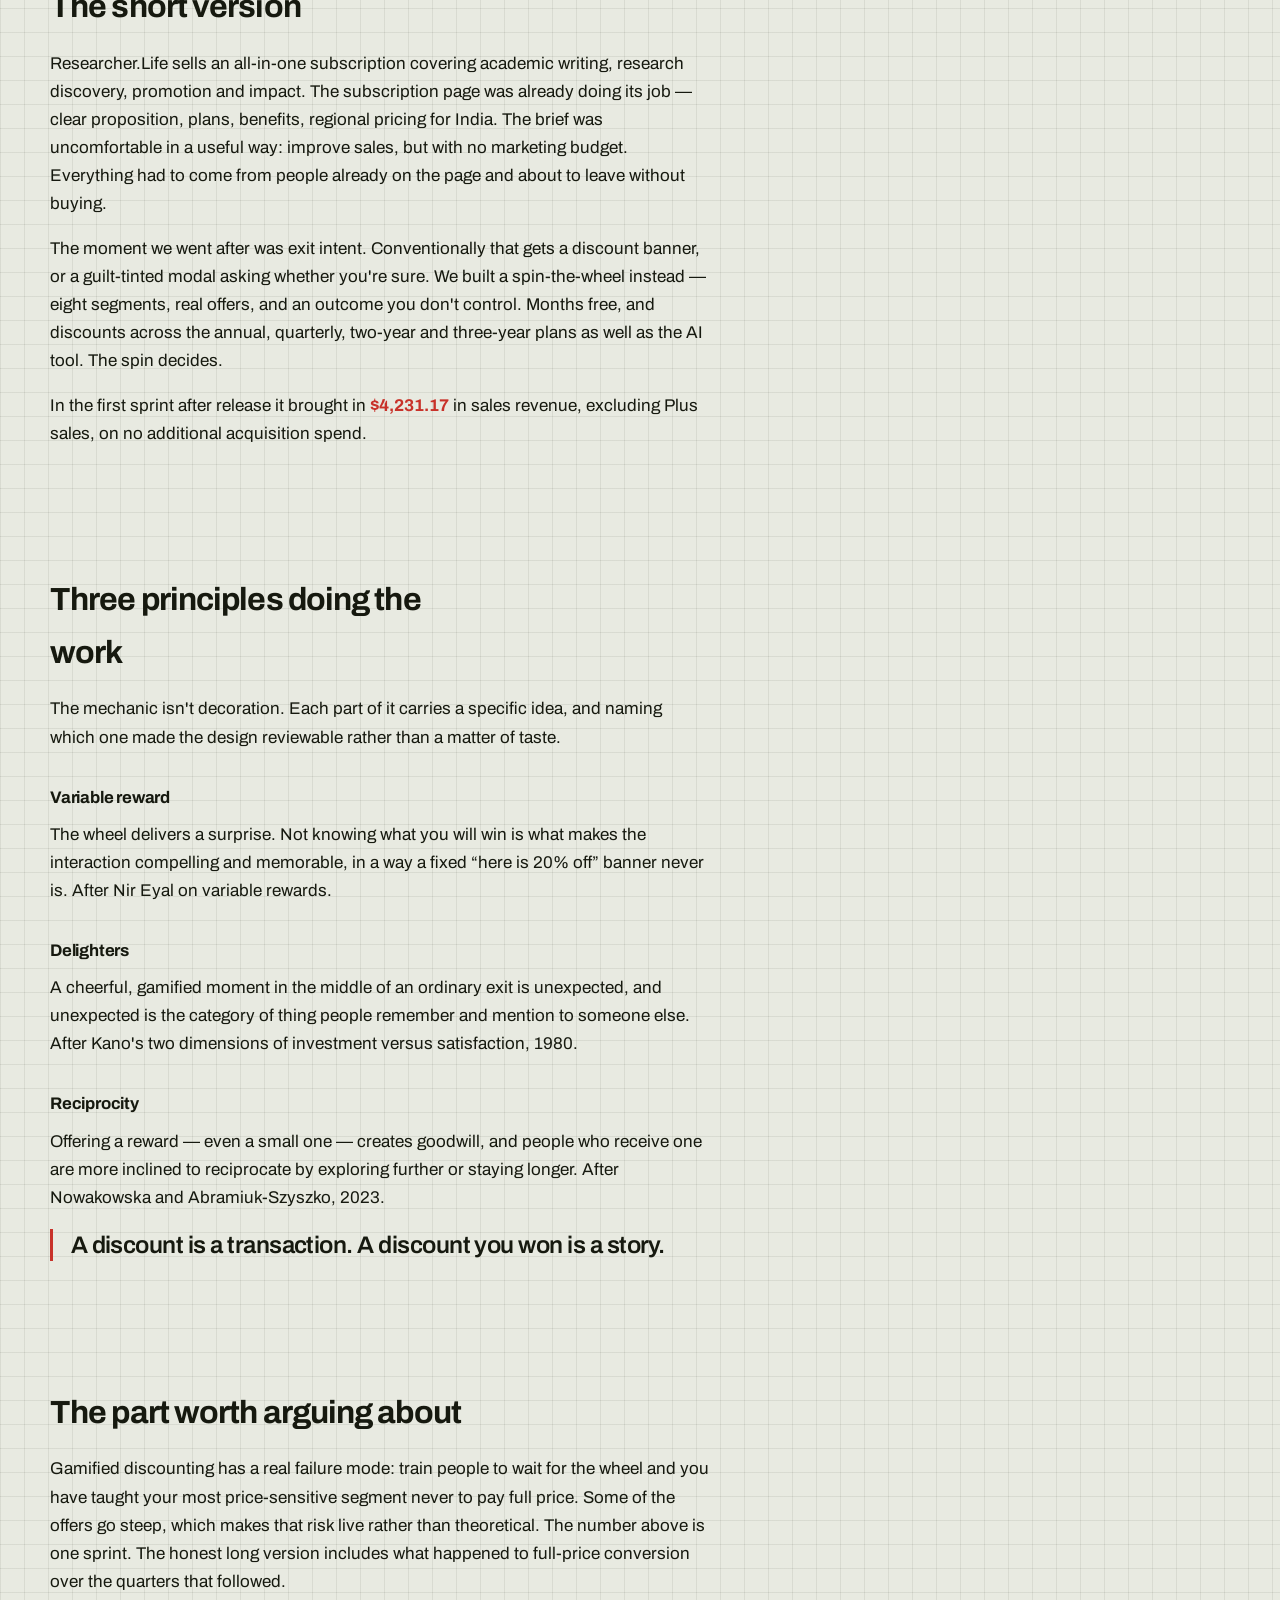
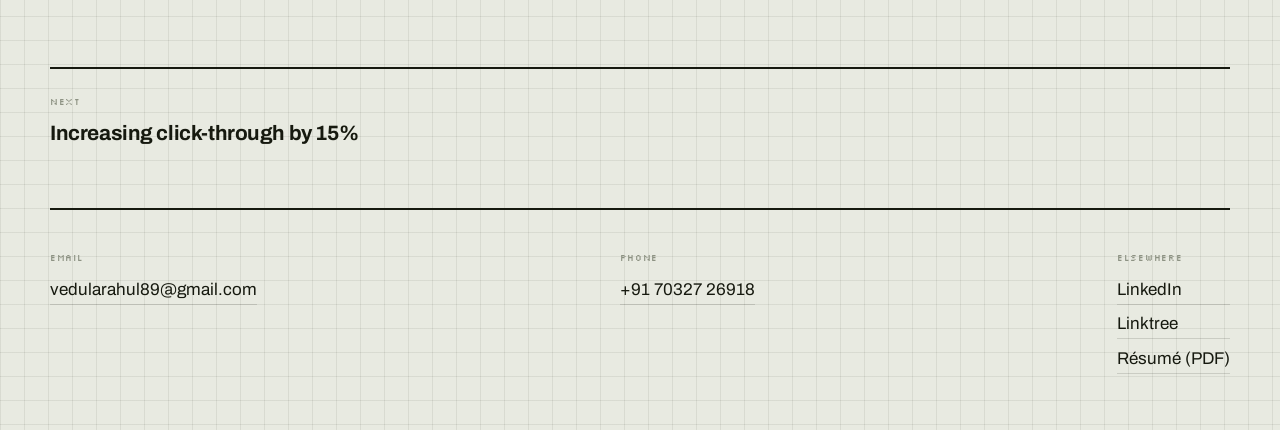
<file: spin-the-wheel.html>
<!DOCTYPE html>
<html lang="en">
<head>
<meta charset="utf-8" />
<meta name="viewport" content="width=device-width, initial-scale=1" />
<title>Spin the Wheel — Rahul Vedula</title>
<meta name="description" content="How we improved sales without a marketing budget, by leveraging the traffic already on the page." />
<meta property="og:title" content="Spin the Wheel" />
<meta property="og:description" content="How we improved sales without a marketing budget, by leveraging the traffic already on the page." />
<link rel="icon" type="image/png" sizes="16x16" href="[data-uri]" />
<link rel="icon" type="image/png" sizes="32x32" href="[data-uri]" />
<link rel="icon" type="image/png" sizes="48x48" href="[data-uri]" />
<link rel="preconnect" href="https://fonts.googleapis.com" />
<link rel="preconnect" href="https://fonts.gstatic.com" crossorigin />
<link href="https://fonts.googleapis.com/css2?family=Archivo:wght@400;500;600;700;800&family=Silkscreen:wght@400;700&display=swap" rel="stylesheet" />
<link rel="stylesheet" href="style.css" />
</head>
<body>
<div class="wrap">

  <header class="masthead">
    <a class="mark" href="index.html">Rahul Vedula<span>, principal product designer</span></a>
    <nav>
      <a href="index.html#work">Work</a>
      <a href="index.html#experience">Experience</a>
      <a href="index.html#about">About</a>
      <a href="#resume">Résumé</a>
    </nav>
  </header>

  <div class="cs-head">
    <a class="crumb" href="index.html#work">← BACK TO WORK</a>
    <p class="kicker">CACTUS COMMUNICATIONS · RESEARCHER.LIFE</p>
    <h1>Spin the Wheel</h1>
    <p class="standfirst">How we improved sales without a marketing budget, by leveraging the traffic already on the page — turning the moment someone tries to leave into the most interesting thing on it.</p>

    <div class="meta">
      <div><h4>ROLE</h4><p>Principal Product Designer. Mechanic, offer architecture, interaction design.</p></div>
      <div><h4>COMPANY</h4><p>Cactus Communications, Hyderabad</p></div>
      <div><h4>WORKING WITH</h4><p>Product, engineering, marketing and C-level leadership</p></div>
      <div><h4>PRODUCT</h4><p>Researcher.Life by Editage</p></div>
      <div><h4>WHEN</h4><p>2024 — 2025</p></div>
    </div>
  </div>

  <div class="nums">
    <div><b>$4,231.17</b><span>REVENUE IN THE FIRST SPRINT</span></div>
    <div><b>$0</b><span>MARKETING SPEND</span></div>
    <div><b>8</b><span>OFFERS ON THE WHEEL</span></div>
  </div>

  <div class="deck">
    <div class="deck__frame">
      <iframe title="Spin the Wheel case study deck" loading="lazy" allowfullscreen src="https://embed.figma.com/deck/SLOQCDEeZhQqKDmBKlWUYI/Spin-the-wheel?node-id=1-167&scaling=min-zoom&content-scaling=fixed&page-id=0%3A1&embed-host=share"></iframe>
    </div>
    <p class="deck__bar"><span class="blink">&#9654;</span> CLICK THE DECK, THEN <kbd>&larr;</kbd> <kbd>&rarr;</kbd> TO MOVE THROUGH IT<a class="out" href="https://www.figma.com/deck/SLOQCDEeZhQqKDmBKlWUYI/Spin-the-wheel?node-id=1-167&t=i9fHgkSnhhjiNP7h-1&scaling=min-zoom&content-scaling=fixed&page-id=0%3A1" target="_blank" rel="noopener">OPEN FULL SCREEN</a></p>
  </div>

  <main class="cs">
    <section>
      <h2>The short version</h2>
      <p>Researcher.Life sells an all-in-one subscription covering academic writing, research discovery, promotion and impact. The subscription page was already doing its job — clear proposition, plans, benefits, regional pricing for India. The brief was uncomfortable in a useful way: improve sales, but with no marketing budget. Everything had to come from people already on the page and about to leave without buying.</p>
      <p>The moment we went after was exit intent. Conventionally that gets a discount banner, or a guilt-tinted modal asking whether you're sure. We built a spin-the-wheel instead — eight segments, real offers, and an outcome you don't control. Months free, and discounts across the annual, quarterly, two-year and three-year plans as well as the AI tool. The spin decides.</p>
      <p>In the first sprint after release it brought in <b>$4,231.17</b> in sales revenue, excluding Plus sales, on no additional acquisition spend.</p>
    </section>

    <section>
      <h2>Three principles doing the work</h2>
      <p>The mechanic isn't decoration. Each part of it carries a specific idea, and naming which one made the design reviewable rather than a matter of taste.</p>
      <h3>Variable reward</h3>
      <p>The wheel delivers a surprise. Not knowing what you will win is what makes the interaction compelling and memorable, in a way a fixed &ldquo;here is 20% off&rdquo; banner never is. After Nir Eyal on variable rewards.</p>
      <h3>Delighters</h3>
      <p>A cheerful, gamified moment in the middle of an ordinary exit is unexpected, and unexpected is the category of thing people remember and mention to someone else. After Kano's two dimensions of investment versus satisfaction, 1980.</p>
      <h3>Reciprocity</h3>
      <p>Offering a reward — even a small one — creates goodwill, and people who receive one are more inclined to reciprocate by exploring further or staying longer. After Nowakowska and Abramiuk-Szyszko, 2023.</p>
      <p class="pull">A discount is a transaction. A discount you won is a story.</p>
    </section>

    <section>
      <h2>The part worth arguing about</h2>
      <p>Gamified discounting has a real failure mode: train people to wait for the wheel and you have taught your most price-sensitive segment never to pay full price. Some of the offers go steep, which makes that risk live rather than theoretical. The number above is one sprint. The honest long version includes what happened to full-price conversion over the quarters that followed.</p>
    </section>


    <a class="next" href="megamenu.html">
      <em>NEXT</em>
      <strong>Increasing click-through by 15%</strong>
    </a>

  </main>

  <footer>
    <div class="foot">
      <div class="foot__c">
        <span class="foot__k">EMAIL</span>
        <a href="mailto:vedularahul89@gmail.com">vedularahul89@gmail.com</a>
      </div>
      <div class="foot__c">
        <span class="foot__k">PHONE</span>
        <a href="tel:+917032726918">+91 70327 26918</a>
      </div>
      <div class="foot__c">
        <span class="foot__k">ELSEWHERE</span>
        <a href="https://www.linkedin.com/in/rahulvedula/" target="_blank" rel="noopener">LinkedIn</a>
        <a href="https://linktr.ee/rahul.vedula" target="_blank" rel="noopener">Linktree</a>
        <a href="#resume">Résumé (PDF)</a>
      </div>
    </div>
  </footer>

</div>
<script src="resume-gate.js" defer></script>
</body>
</html>
</file>
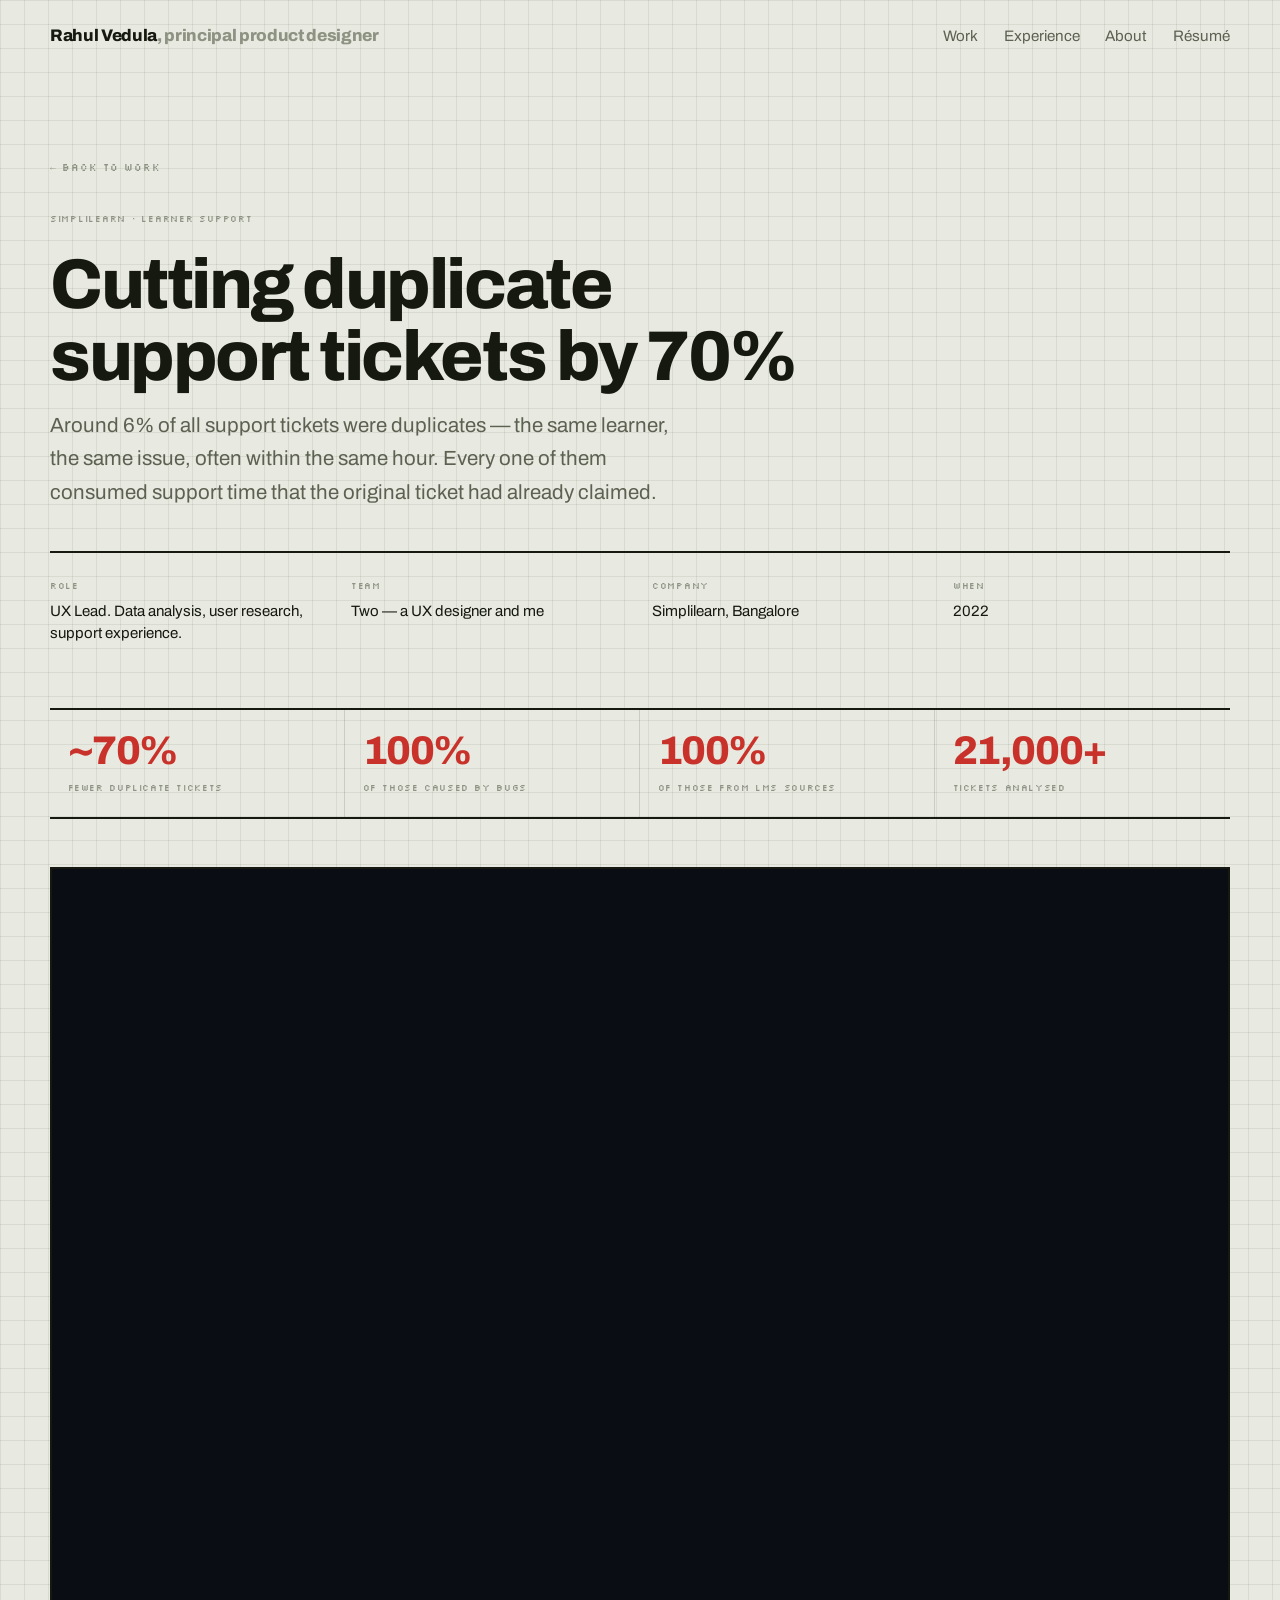
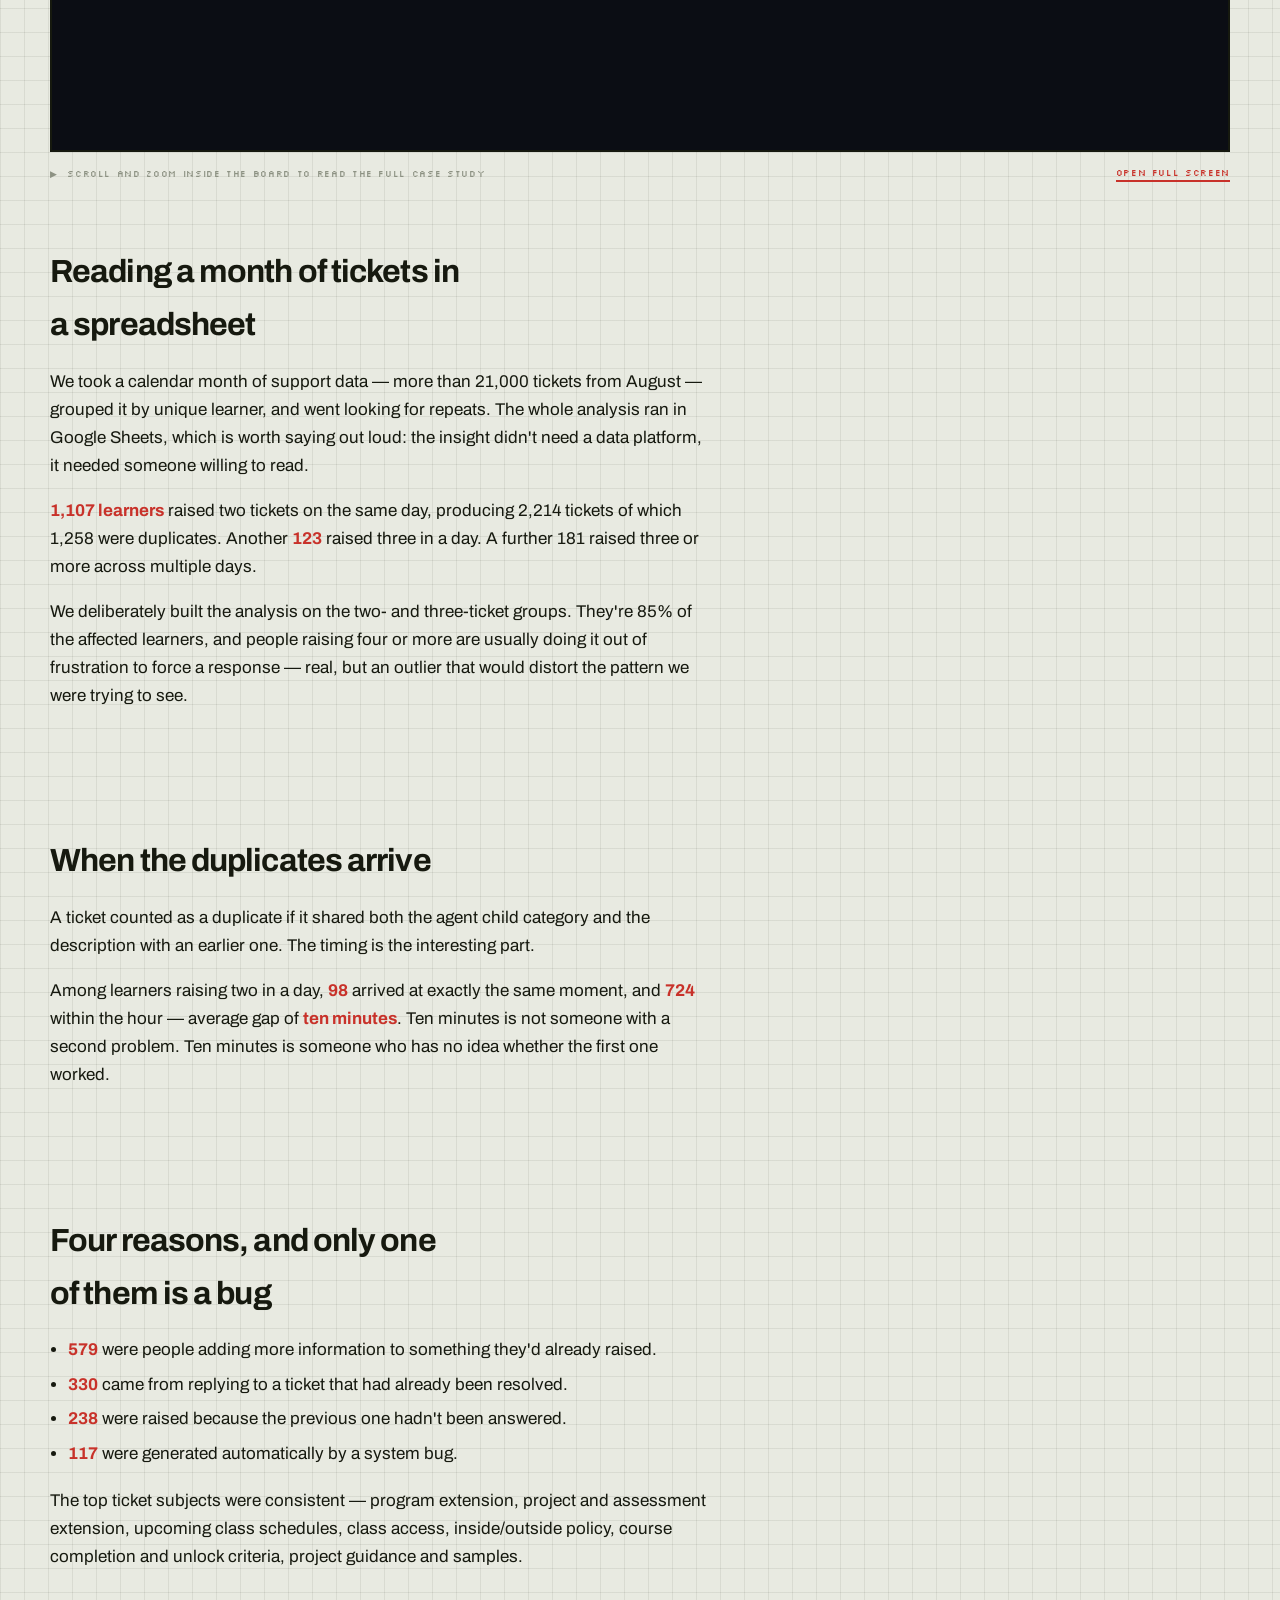
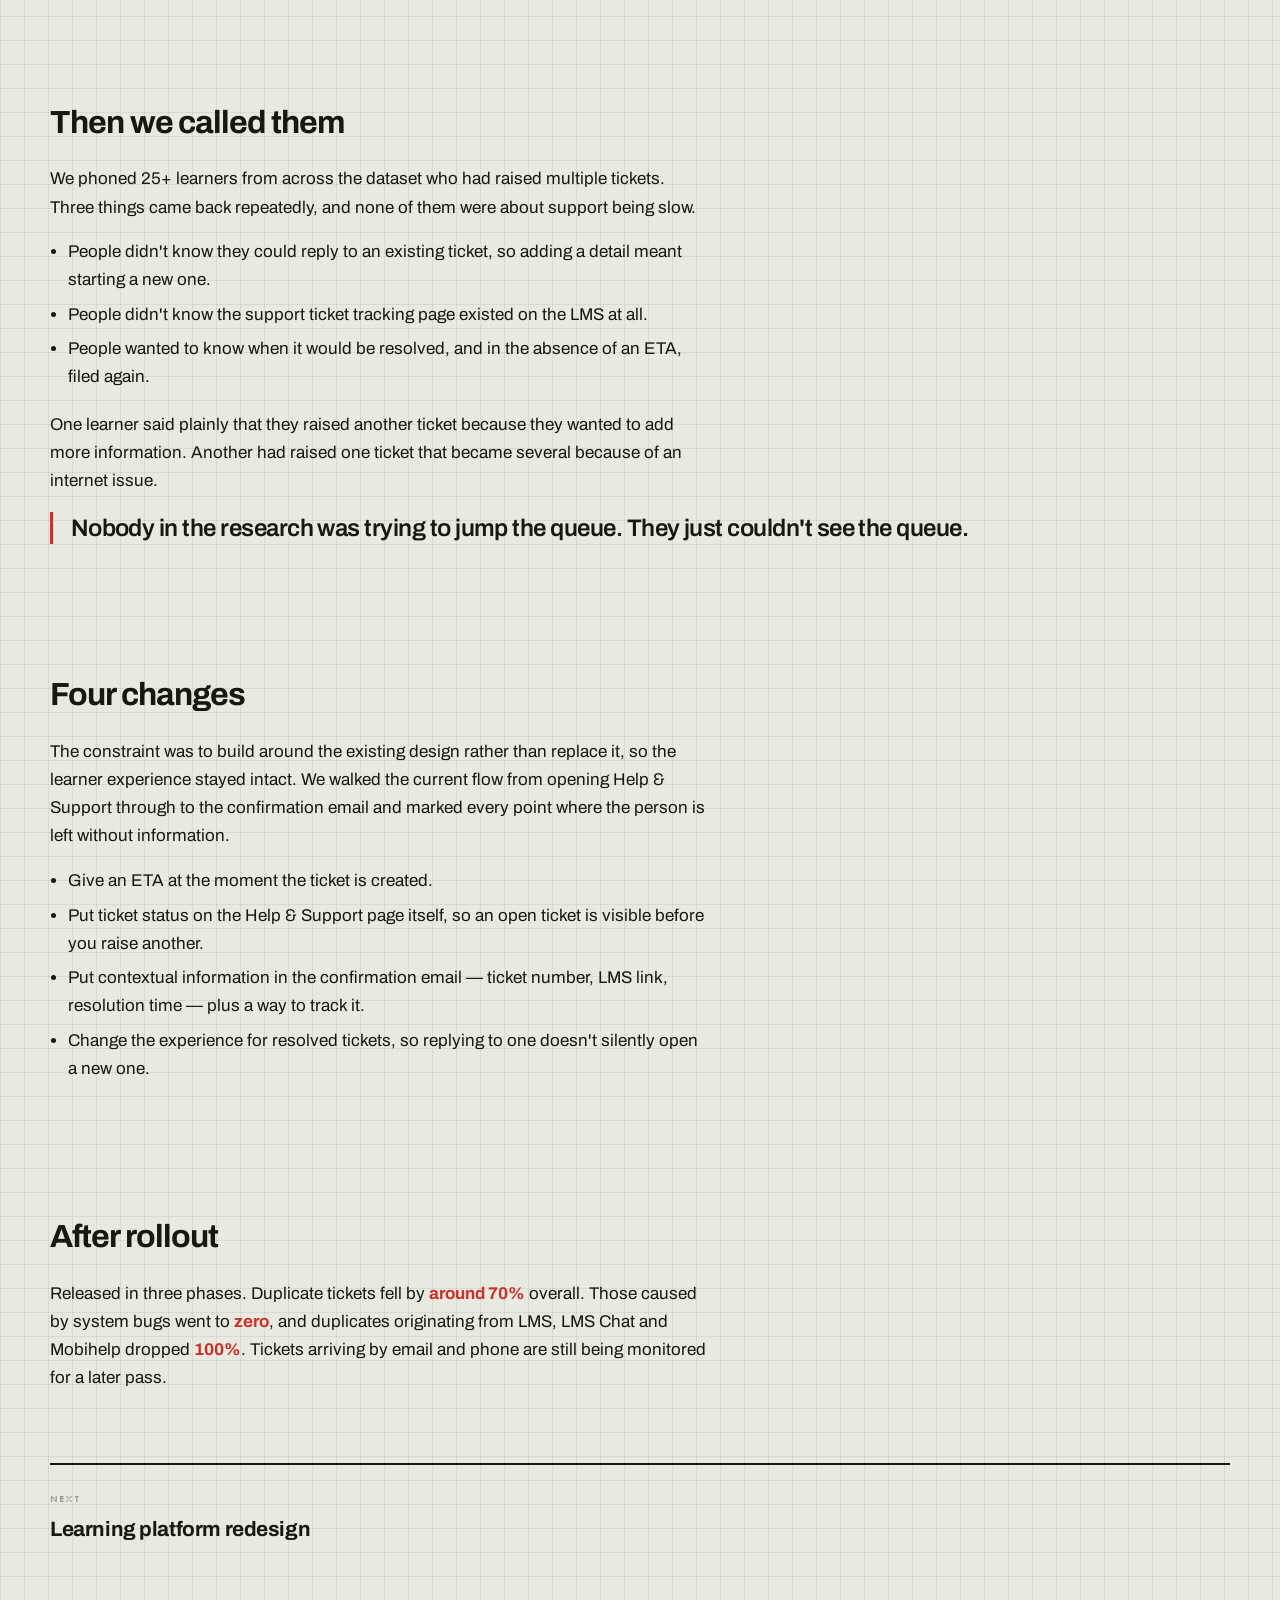
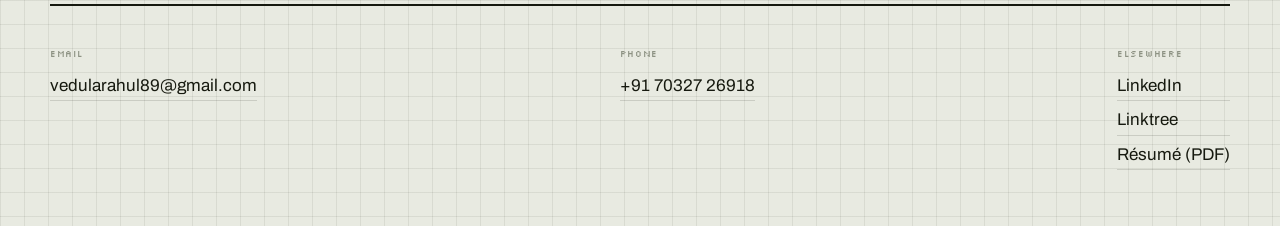
<file: ticket-reduction.html>
<!DOCTYPE html>
<html lang="en">
<head>
<meta charset="utf-8" />
<meta name="viewport" content="width=device-width, initial-scale=1" />
<title>Cutting duplicate support tickets by 70% — Rahul Vedula</title>
<meta name="description" content="Learners were raising the same ticket several times a day. Finding out why removed most of them." />
<meta property="og:title" content="Cutting duplicate support tickets by 70%" />
<meta property="og:description" content="Learners were raising the same ticket several times a day. Finding out why removed most of them." />
<link rel="icon" type="image/png" sizes="16x16" href="[data-uri]" />
<link rel="icon" type="image/png" sizes="32x32" href="[data-uri]" />
<link rel="icon" type="image/png" sizes="48x48" href="[data-uri]" />
<link rel="preconnect" href="https://fonts.googleapis.com" />
<link rel="preconnect" href="https://fonts.gstatic.com" crossorigin />
<link href="https://fonts.googleapis.com/css2?family=Archivo:wght@400;500;600;700;800&family=Silkscreen:wght@400;700&display=swap" rel="stylesheet" />
<link rel="stylesheet" href="style.css" />
</head>
<body>
<div class="wrap">

  <header class="masthead">
    <a class="mark" href="index.html">Rahul Vedula<span>, principal product designer</span></a>
    <nav>
      <a href="index.html#work">Work</a>
      <a href="index.html#experience">Experience</a>
      <a href="index.html#about">About</a>
      <a href="#resume">Résumé</a>
    </nav>
  </header>

  <div class="cs-head">
    <a class="crumb" href="index.html#work">← BACK TO WORK</a>
    <p class="kicker">SIMPLILEARN · LEARNER SUPPORT</p>
    <h1>Cutting duplicate support tickets by 70%</h1>
    <p class="standfirst">Around 6% of all support tickets were duplicates — the same learner, the same issue, often within the same hour. Every one of them consumed support time that the original ticket had already claimed.</p>

    <div class="meta">
      <div><h4>ROLE</h4><p>UX Lead. Data analysis, user research, support experience.</p></div>
      <div><h4>TEAM</h4><p>Two — a UX designer and me</p></div>
      <div><h4>COMPANY</h4><p>Simplilearn, Bangalore</p></div>
      <div><h4>WHEN</h4><p>2022</p></div>
    </div>
  </div>

  <div class="nums">
    <div><b>~70%</b><span>FEWER DUPLICATE TICKETS</span></div>
    <div><b>100%</b><span>OF THOSE CAUSED BY BUGS</span></div>
    <div><b>100%</b><span>OF THOSE FROM LMS SOURCES</span></div>
    <div><b>21,000+</b><span>TICKETS ANALYSED</span></div>
  </div>

  <div class="deck">
    <div class="deck__frame is-tall">
      <iframe title="Support ticket reduction case study" loading="lazy" allowfullscreen src="https://embed.figma.com/proto/dCiXfnkvM82SvSBhGcAK2T/Projects?node-id=9-45223&scaling=min-zoom&content-scaling=fixed&page-id=9%3A45222&starting-point-node-id=9%3A45223&embed-host=share"></iframe>
    </div>
    <p class="deck__bar"><span class="blink">&#9654;</span> SCROLL AND ZOOM INSIDE THE BOARD TO READ THE FULL CASE STUDY<a class="out" href="https://www.figma.com/proto/dCiXfnkvM82SvSBhGcAK2T/Projects?node-id=9-45223&t=yWthPtNRImbaoW5z-1&scaling=min-zoom&content-scaling=fixed&page-id=9%3A45222&starting-point-node-id=9%3A45223&show-proto-sidebar=1" target="_blank" rel="noopener">OPEN FULL SCREEN</a></p>
  </div>

  <main class="cs">
    <section>
      <h2>Reading a month of tickets in a spreadsheet</h2>
      <p>We took a calendar month of support data — more than 21,000 tickets from August — grouped it by unique learner, and went looking for repeats. The whole analysis ran in Google Sheets, which is worth saying out loud: the insight didn't need a data platform, it needed someone willing to read.</p>
      <p><b>1,107 learners</b> raised two tickets on the same day, producing 2,214 tickets of which 1,258 were duplicates. Another <b>123</b> raised three in a day. A further 181 raised three or more across multiple days.</p>
      <p>We deliberately built the analysis on the two- and three-ticket groups. They're 85% of the affected learners, and people raising four or more are usually doing it out of frustration to force a response — real, but an outlier that would distort the pattern we were trying to see.</p>
    </section>

    <section>
      <h2>When the duplicates arrive</h2>
      <p>A ticket counted as a duplicate if it shared both the agent child category and the description with an earlier one. The timing is the interesting part.</p>
      <p>Among learners raising two in a day, <b>98</b> arrived at exactly the same moment, and <b>724</b> within the hour — average gap of <b>ten minutes</b>. Ten minutes is not someone with a second problem. Ten minutes is someone who has no idea whether the first one worked.</p>
    </section>

    <section>
      <h2>Four reasons, and only one of them is a bug</h2>
      <ul>
        <li><b>579</b> were people adding more information to something they'd already raised.</li>
        <li><b>330</b> came from replying to a ticket that had already been resolved.</li>
        <li><b>238</b> were raised because the previous one hadn't been answered.</li>
        <li><b>117</b> were generated automatically by a system bug.</li>
      </ul>
      <p>The top ticket subjects were consistent — program extension, project and assessment extension, upcoming class schedules, class access, inside/outside policy, course completion and unlock criteria, project guidance and samples.</p>
    </section>

    <section>
      <h2>Then we called them</h2>
      <p>We phoned 25+ learners from across the dataset who had raised multiple tickets. Three things came back repeatedly, and none of them were about support being slow.</p>
      <ul>
        <li>People didn't know they could reply to an existing ticket, so adding a detail meant starting a new one.</li>
        <li>People didn't know the support ticket tracking page existed on the LMS at all.</li>
        <li>People wanted to know when it would be resolved, and in the absence of an ETA, filed again.</li>
      </ul>
      <p>One learner said plainly that they raised another ticket because they wanted to add more information. Another had raised one ticket that became several because of an internet issue.</p>
      <p class="pull">Nobody in the research was trying to jump the queue. They just couldn't see the queue.</p>
    </section>

    <section>
      <h2>Four changes</h2>
      <p>The constraint was to build around the existing design rather than replace it, so the learner experience stayed intact. We walked the current flow from opening Help &amp; Support through to the confirmation email and marked every point where the person is left without information.</p>
      <ul>
        <li>Give an ETA at the moment the ticket is created.</li>
        <li>Put ticket status on the Help &amp; Support page itself, so an open ticket is visible before you raise another.</li>
        <li>Put contextual information in the confirmation email — ticket number, LMS link, resolution time — plus a way to track it.</li>
        <li>Change the experience for resolved tickets, so replying to one doesn't silently open a new one.</li>
      </ul>
    </section>

    <section>
      <h2>After rollout</h2>
      <p>Released in three phases. Duplicate tickets fell by <b>around 70%</b> overall. Those caused by system bugs went to <b>zero</b>, and duplicates originating from LMS, LMS Chat and Mobihelp dropped <b>100%</b>. Tickets arriving by email and phone are still being monitored for a later pass.</p>
    </section>


    <a class="next" href="lms.html">
      <em>NEXT</em>
      <strong>Learning platform redesign</strong>
    </a>

  </main>

  <footer>
    <div class="foot">
      <div class="foot__c">
        <span class="foot__k">EMAIL</span>
        <a href="mailto:vedularahul89@gmail.com">vedularahul89@gmail.com</a>
      </div>
      <div class="foot__c">
        <span class="foot__k">PHONE</span>
        <a href="tel:+917032726918">+91 70327 26918</a>
      </div>
      <div class="foot__c">
        <span class="foot__k">ELSEWHERE</span>
        <a href="https://www.linkedin.com/in/rahulvedula/" target="_blank" rel="noopener">LinkedIn</a>
        <a href="https://linktr.ee/rahul.vedula" target="_blank" rel="noopener">Linktree</a>
        <a href="#resume">Résumé (PDF)</a>
      </div>
    </div>
  </footer>

</div>
<script src="resume-gate.js" defer></script>
</body>
</html>
</file>
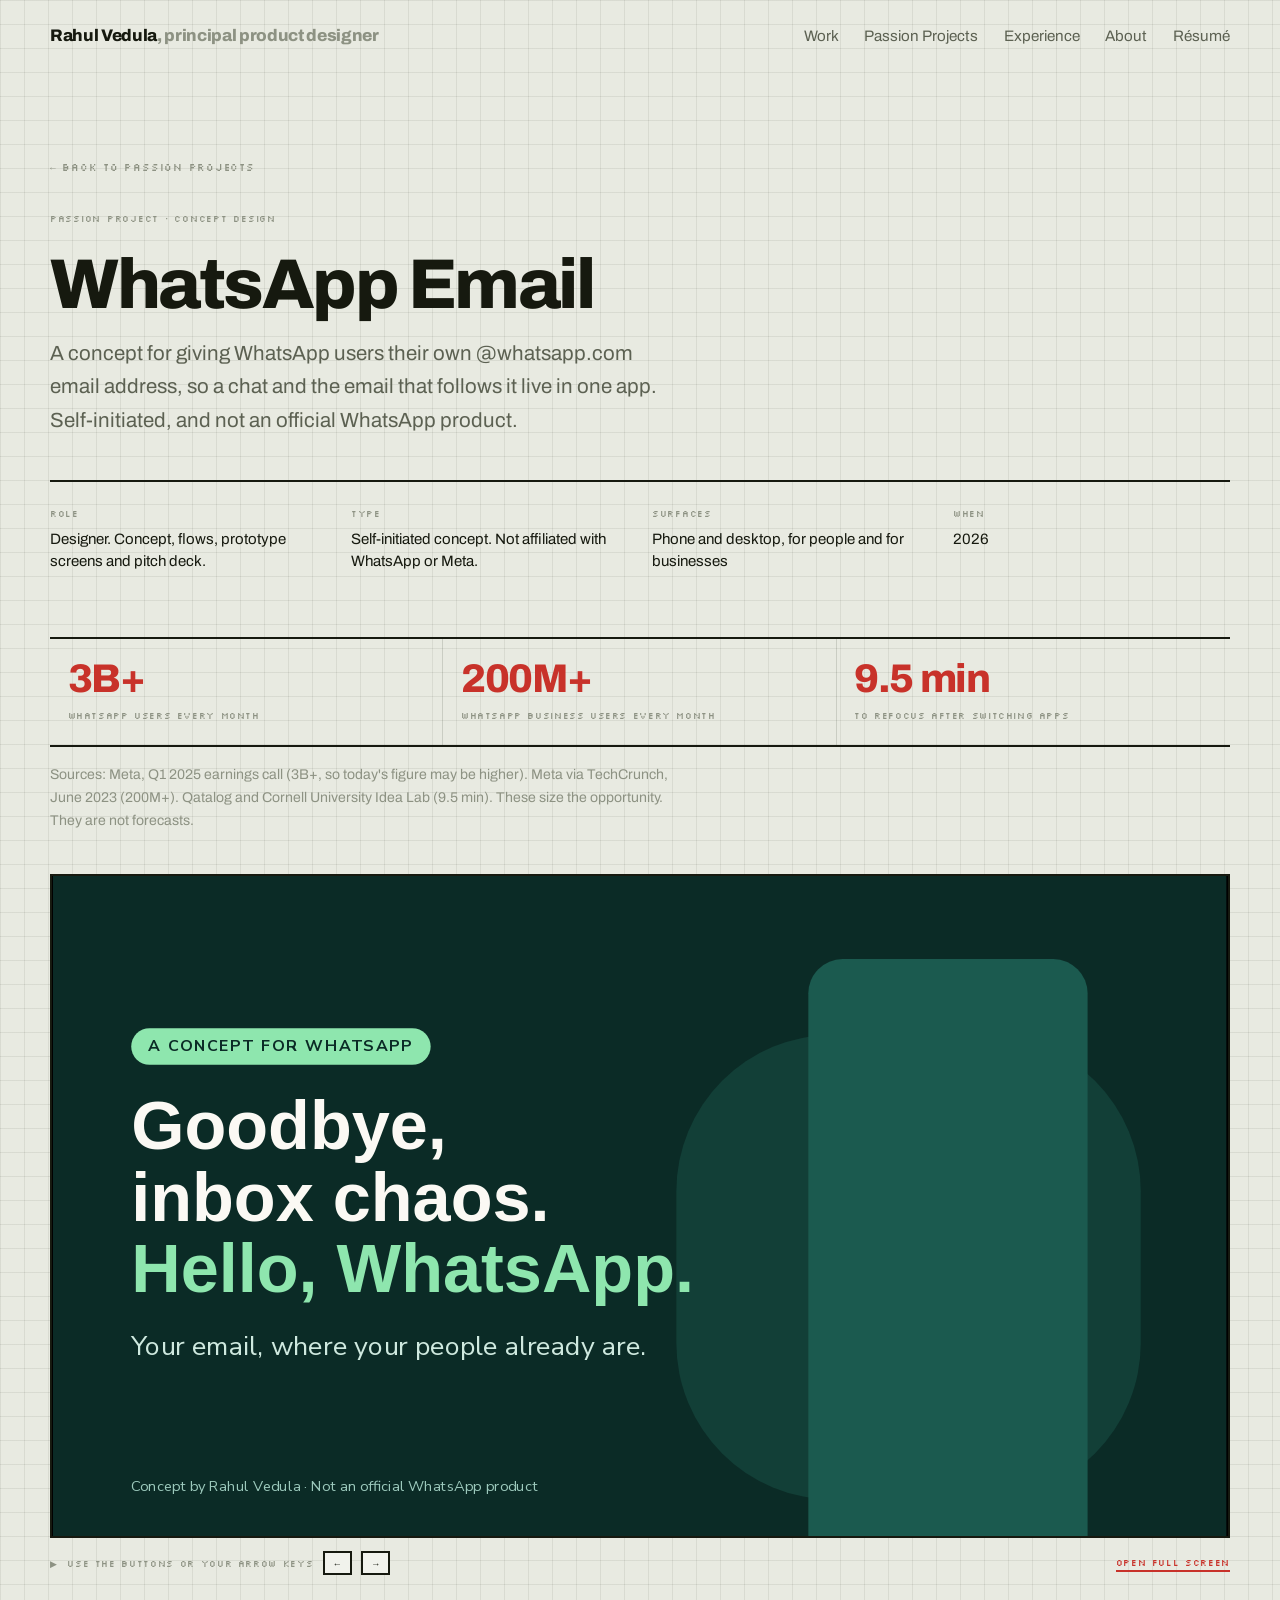
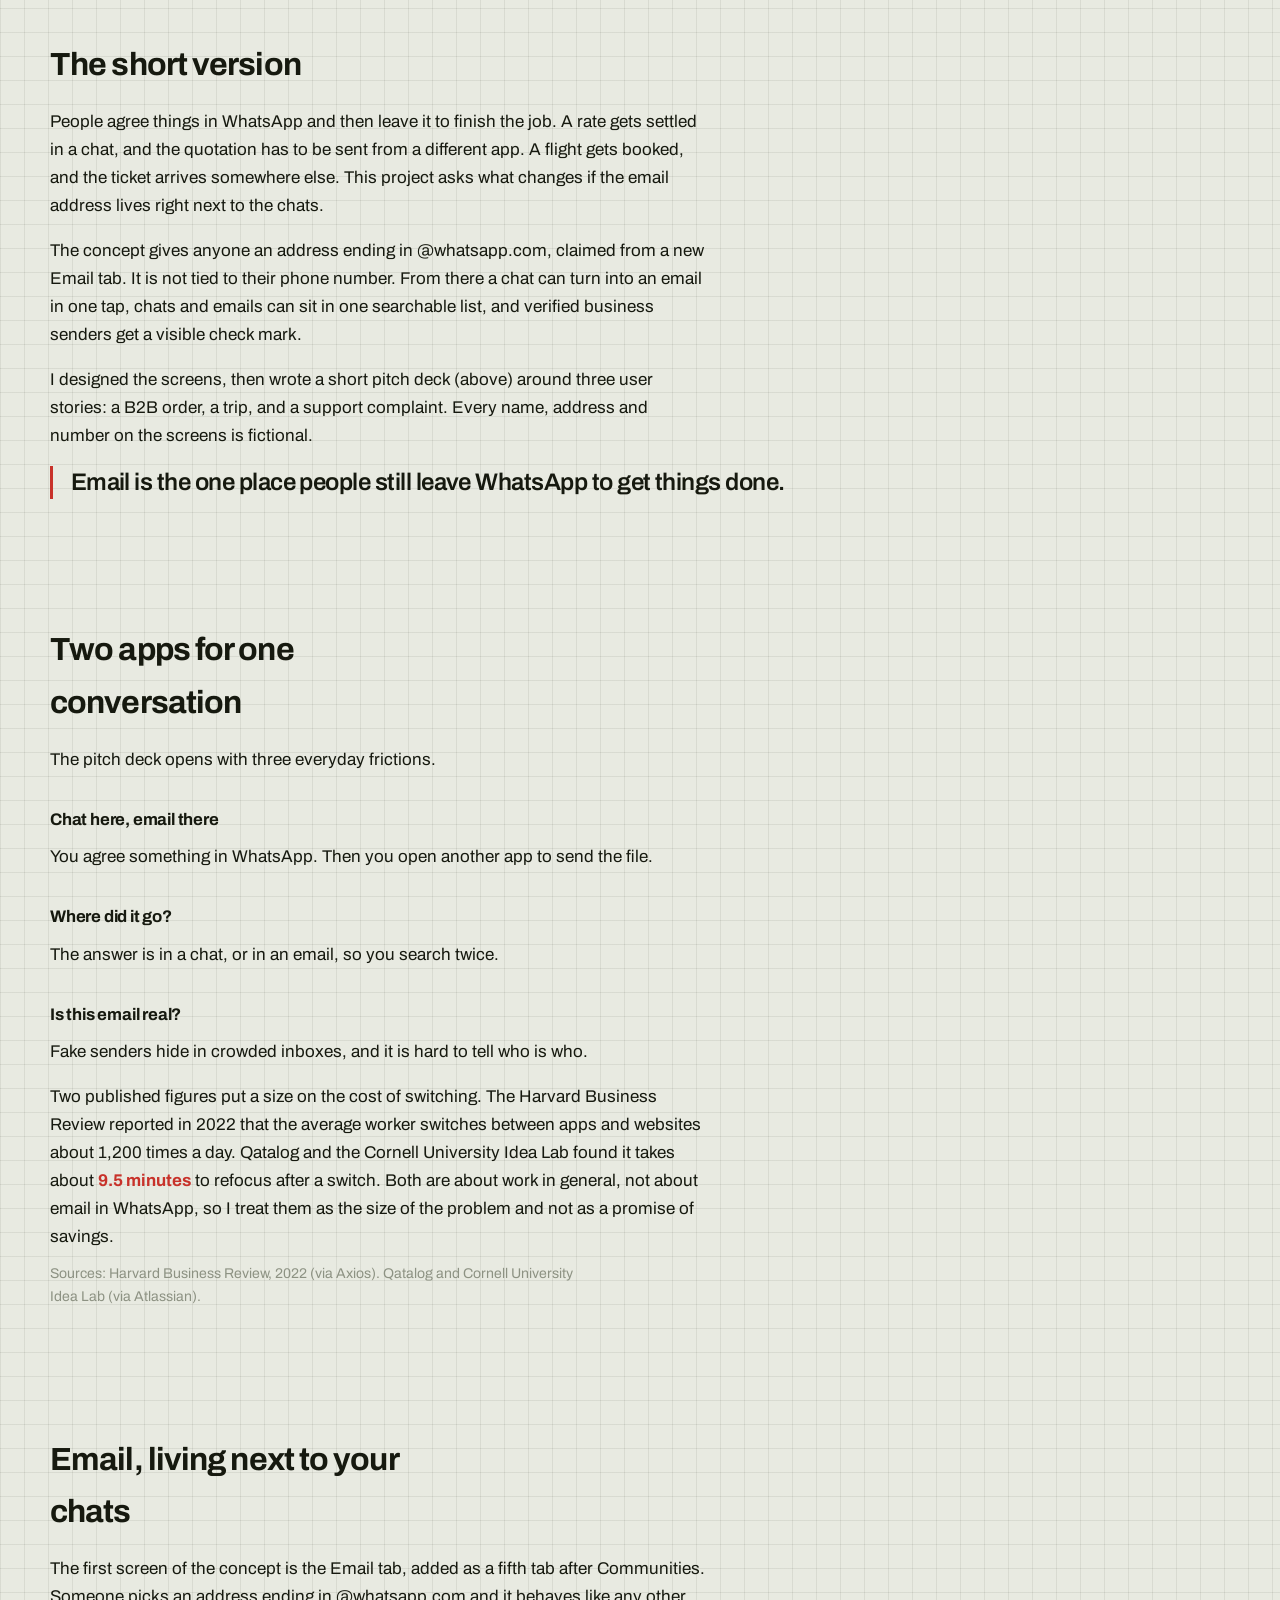
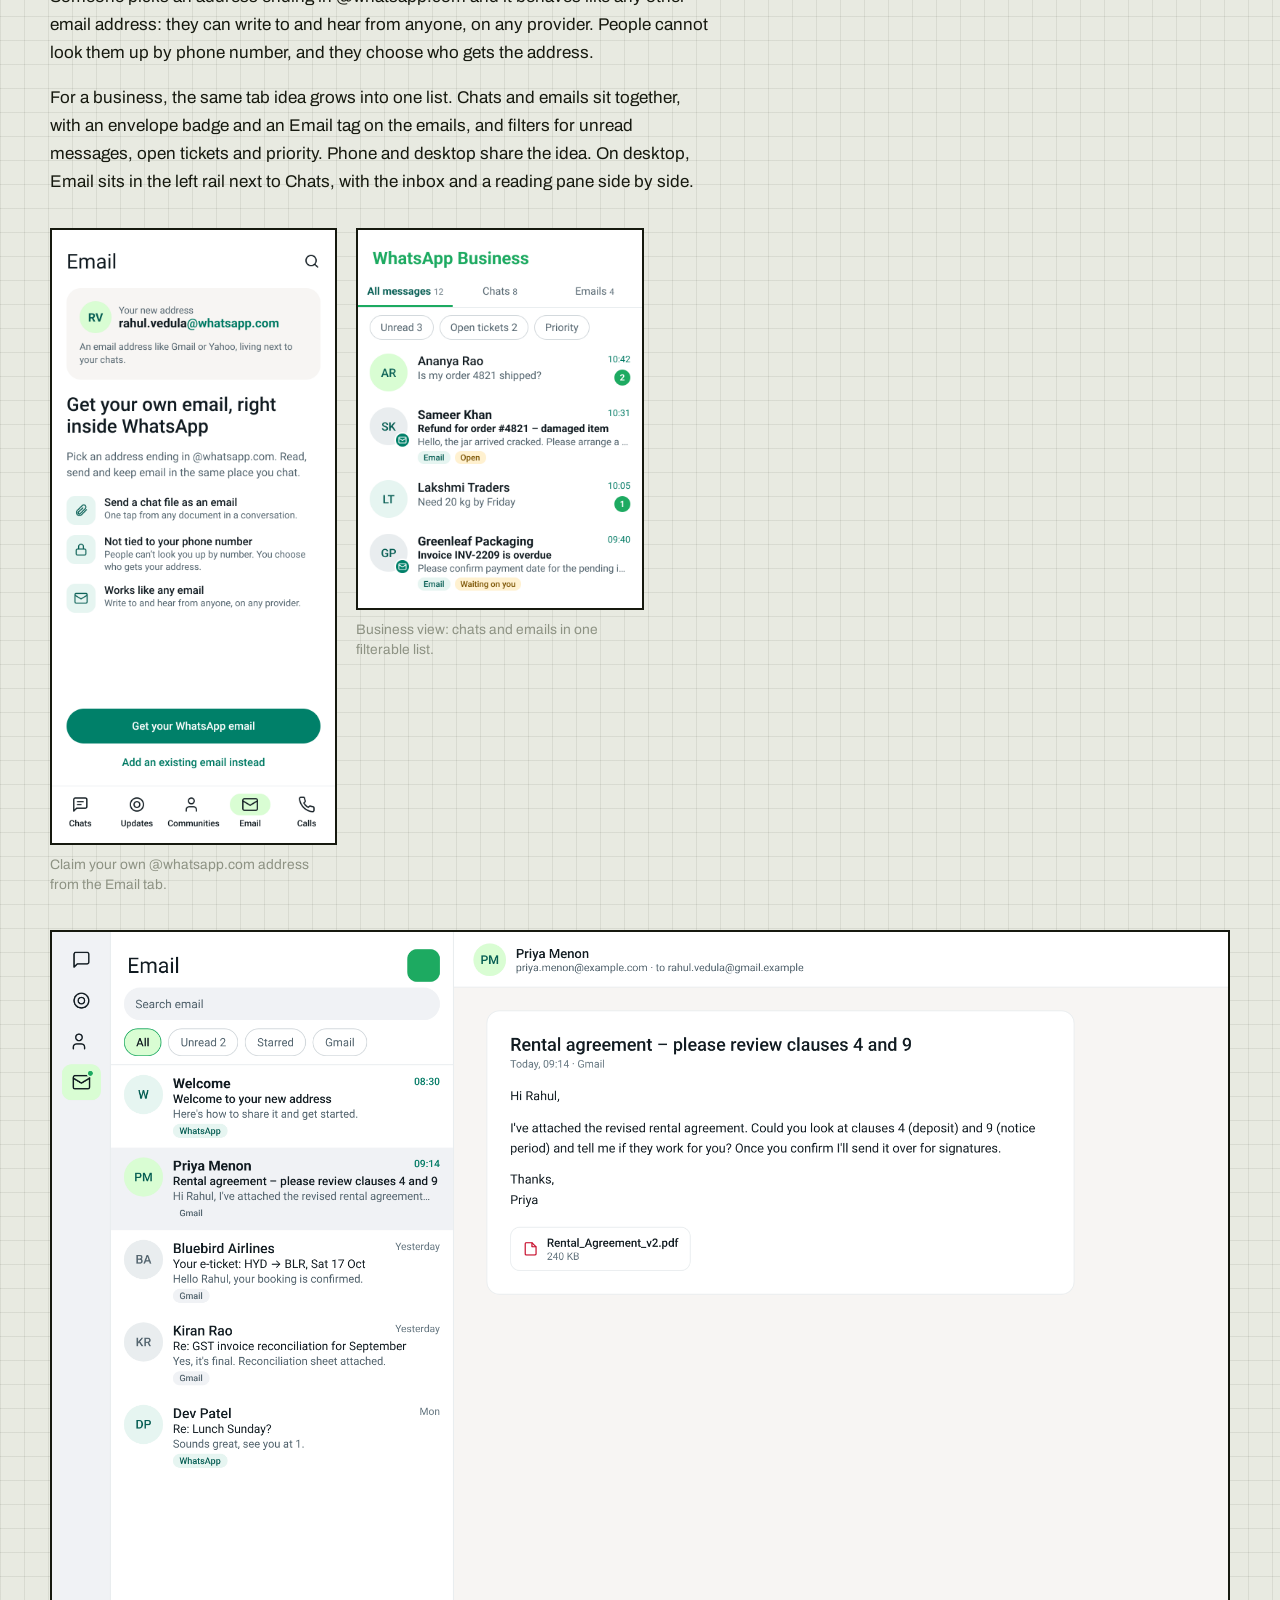
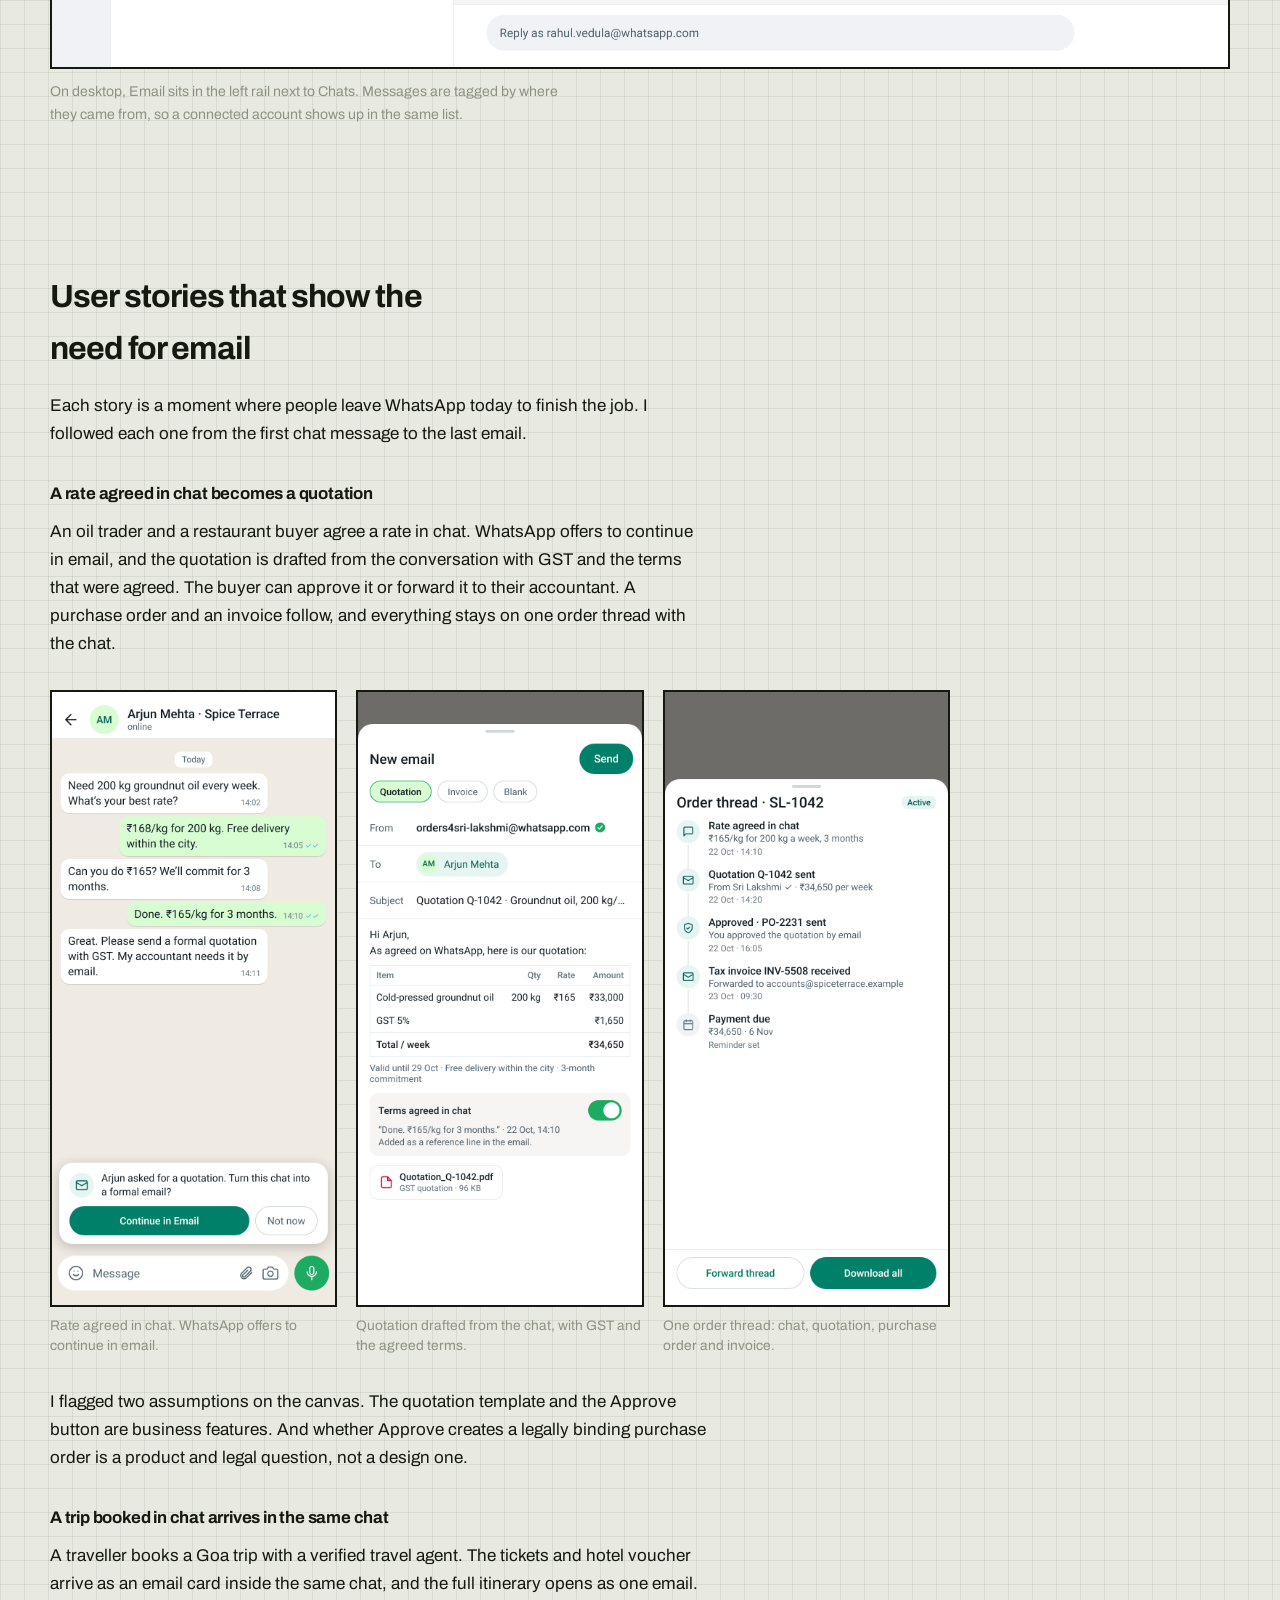
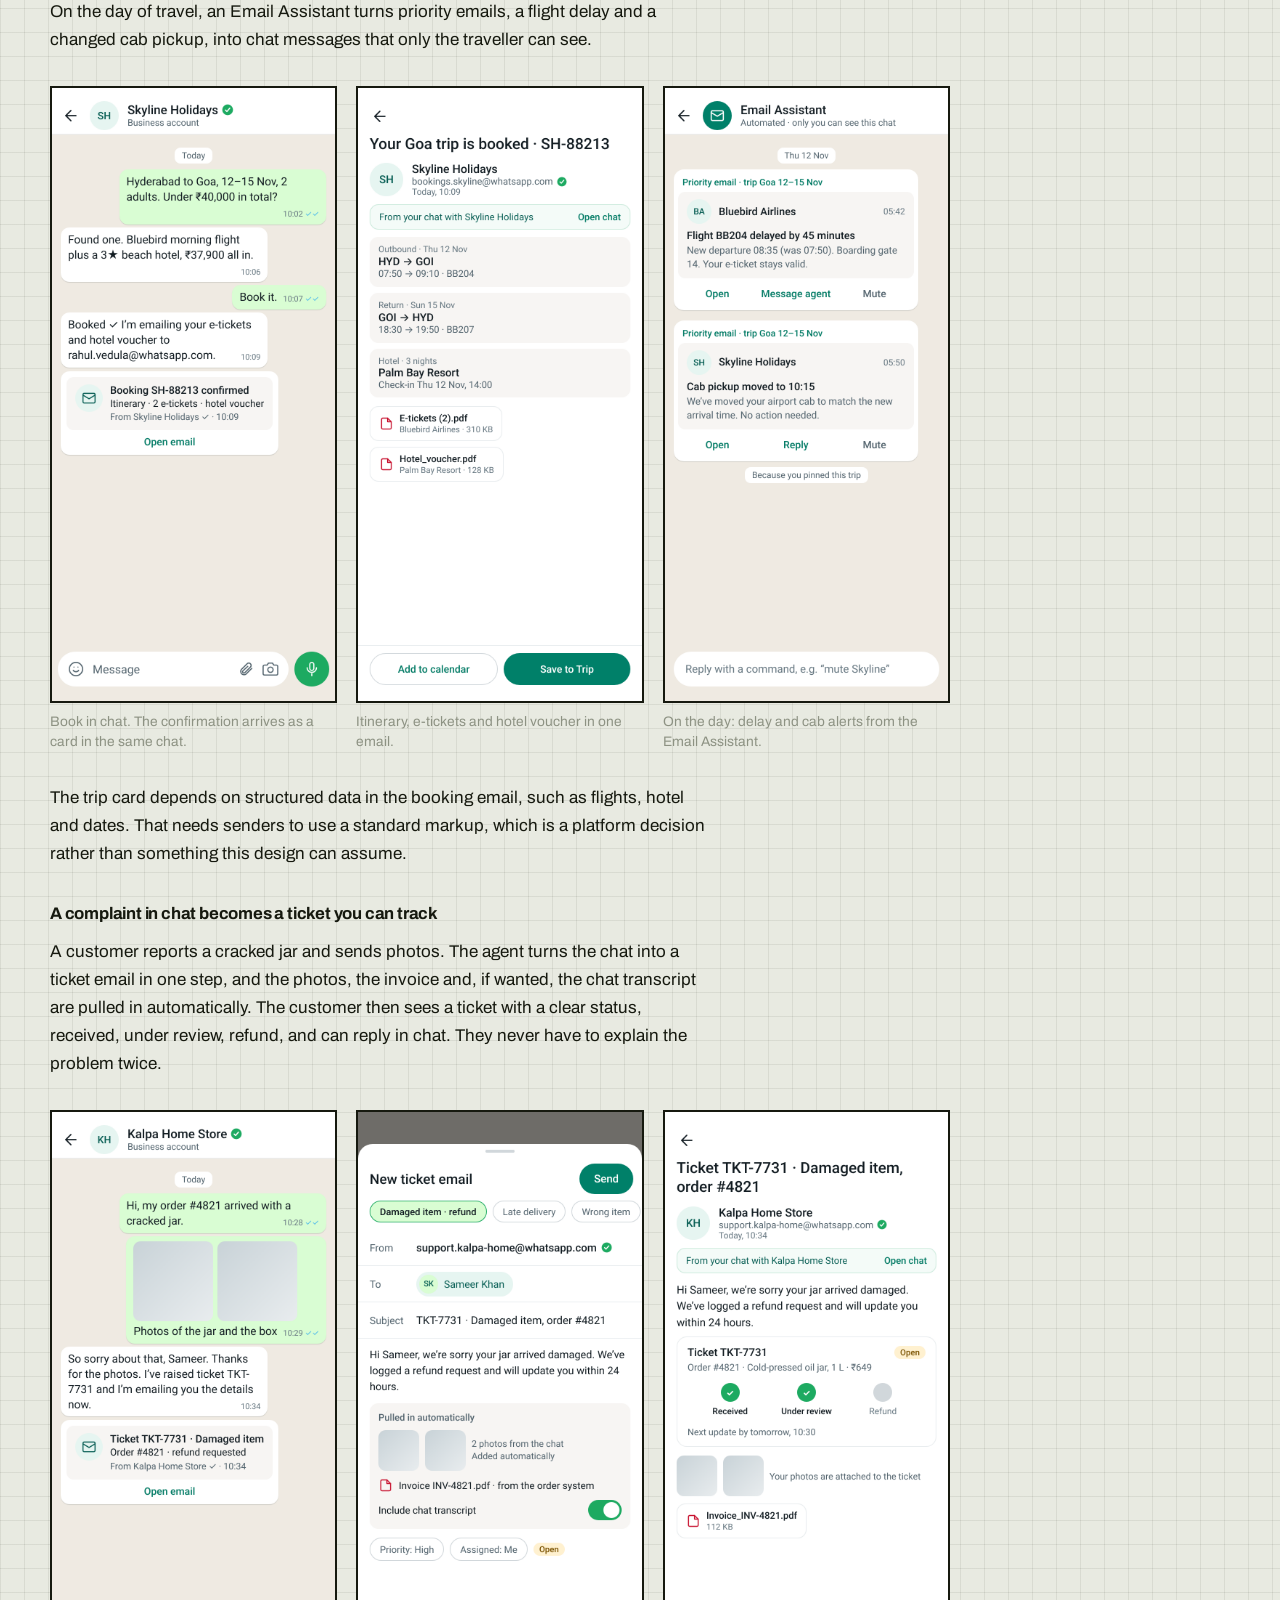
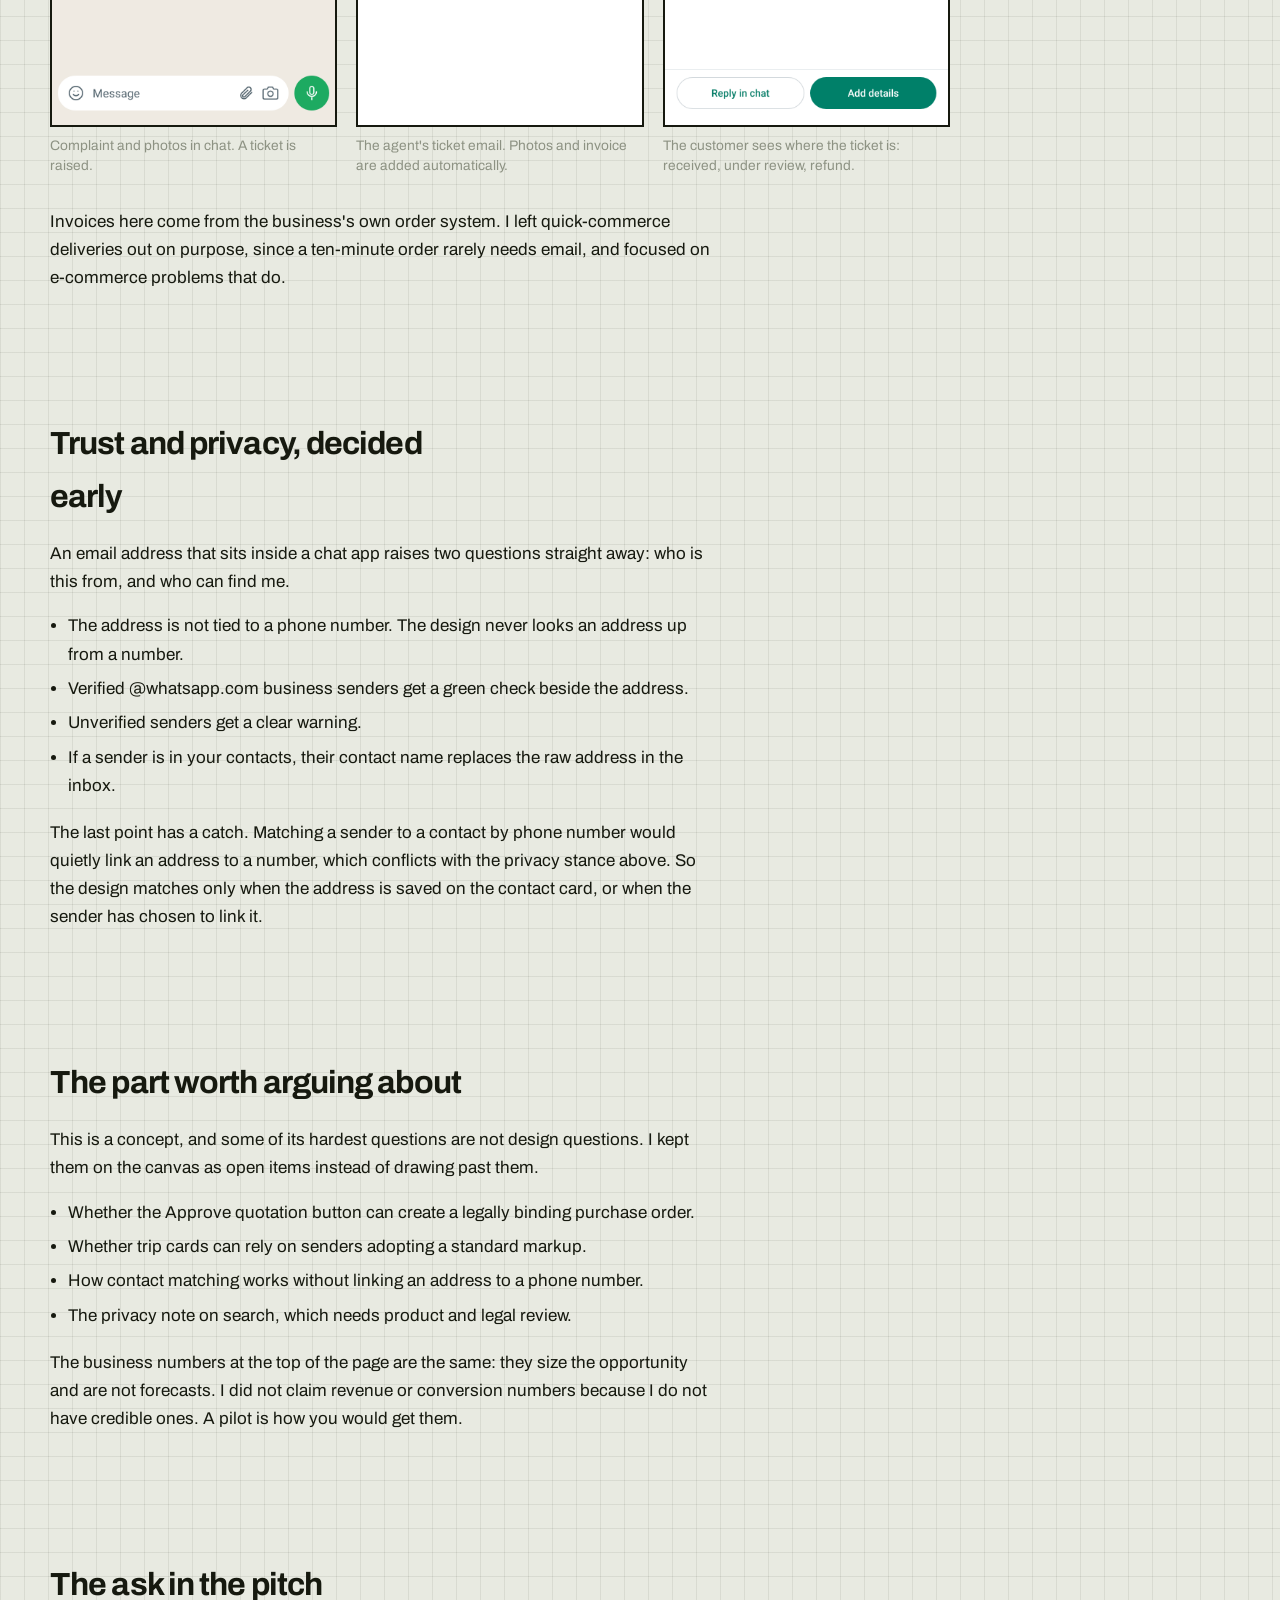
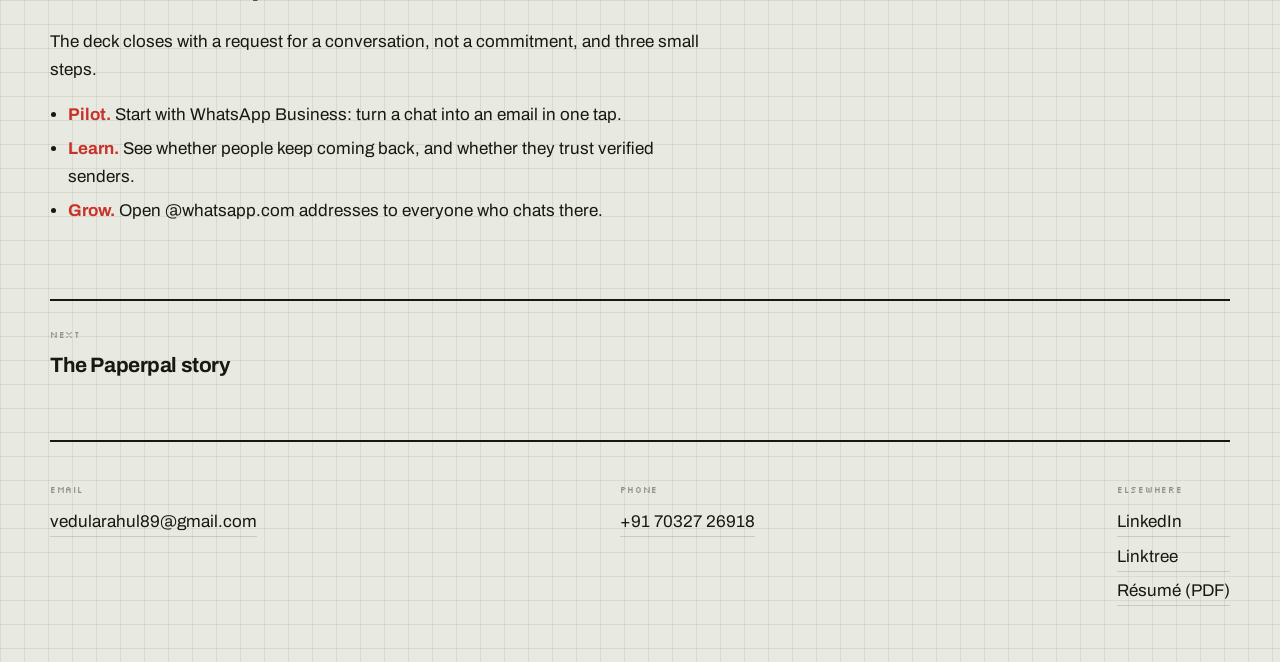
<file: whatsapp-email.html>
<!DOCTYPE html>
<html lang="en">
<head>
<meta charset="utf-8" />
<meta name="viewport" content="width=device-width, initial-scale=1" />
<title>WhatsApp Email | Rahul Vedula</title>
<meta name="description" content="A concept for giving WhatsApp users their own @whatsapp.com email address, so a chat and the email that follows it live in one app. Three user stories and a pitch deck." />
<meta property="og:title" content="WhatsApp Email" />
<meta property="og:description" content="A concept for giving WhatsApp users their own @whatsapp.com email address, so a chat and the email that follows it live in one app." />
<link rel="icon" type="image/png" sizes="16x16" href="[data-uri]" />
<link rel="icon" type="image/png" sizes="32x32" href="[data-uri]" />
<link rel="icon" type="image/png" sizes="48x48" href="[data-uri]" />
<link rel="preconnect" href="https://fonts.googleapis.com" />
<link rel="preconnect" href="https://fonts.gstatic.com" crossorigin />
<link href="https://fonts.googleapis.com/css2?family=Archivo:wght@400;500;600;700;800&family=Silkscreen:wght@400;700&display=swap" rel="stylesheet" />
<link rel="stylesheet" href="style.css" />
<style>
.deck__btn{font:inherit;cursor:pointer;border:2px solid var(--ink);color:var(--ink);background:var(--paper-lift);padding:.14rem .6rem}
.deck__btn:hover{background:var(--ink);color:var(--paper-lift)}
</style>
</head>
<body>
<div class="wrap">

  <header class="masthead">
    <a class="mark" href="index.html">Rahul Vedula<span>, principal product designer</span></a>
    <nav>
      <a href="index.html#work">Work</a>
      <a href="index.html#passion">Passion Projects</a>
      <a href="index.html#experience">Experience</a>
      <a href="index.html#about">About</a>
      <a href="#resume">Résumé</a>
    </nav>
  </header>

  <div class="cs-head">
    <a class="crumb" href="index.html#passion">← BACK TO PASSION PROJECTS</a>
    <p class="kicker">PASSION PROJECT · CONCEPT DESIGN</p>
    <h1>WhatsApp Email</h1>
    <p class="standfirst">A concept for giving WhatsApp users their own @whatsapp.com email address, so a chat and the email that follows it live in one app. Self-initiated, and not an official WhatsApp product.</p>

    <div class="meta">
      <div><h4>ROLE</h4><p>Designer. Concept, flows, prototype screens and pitch deck.</p></div>
      <div><h4>TYPE</h4><p>Self-initiated concept. Not affiliated with WhatsApp or Meta.</p></div>
      <div><h4>SURFACES</h4><p>Phone and desktop, for people and for businesses</p></div>
      <div><h4>WHEN</h4><p>2026</p></div>
    </div>
  </div>

  <div class="nums">
    <div><b>3B+</b><span>WHATSAPP USERS EVERY MONTH</span></div>
    <div><b>200M+</b><span>WHATSAPP BUSINESS USERS EVERY MONTH</span></div>
    <div><b>9.5 min</b><span>TO REFOCUS AFTER SWITCHING APPS</span></div>
  </div>
  <p class="quiet" style="margin:-2rem 0 2.6rem;max-width:80ch">Sources: Meta, Q1 2025 earnings call (3B+, so today's figure may be higher). Meta via TechCrunch, June 2023 (200M+). Qatalog and Cornell University Idea Lab (9.5 min). These size the opportunity. They are not forecasts.</p>

  <div class="deck">
    <div class="deck__frame">
      <iframe id="deckFrame" title="WhatsApp Email pitch deck" loading="lazy" allowfullscreen src="whatsapp-email-pitch.html"></iframe>
    </div>
    <p class="deck__bar"><span class="blink">&#9654;</span> USE THE BUTTONS OR YOUR ARROW KEYS<button type="button" class="deck__btn" data-dir="-1" aria-label="Previous slide">&larr;</button><button type="button" class="deck__btn" data-dir="1" aria-label="Next slide">&rarr;</button><a class="out" href="whatsapp-email-pitch.html" target="_blank" rel="noopener">OPEN FULL SCREEN</a></p>
  </div>

  <main class="cs">
    <section>
      <h2>The short version</h2>
      <p>People agree things in WhatsApp and then leave it to finish the job. A rate gets settled in a chat, and the quotation has to be sent from a different app. A flight gets booked, and the ticket arrives somewhere else. This project asks what changes if the email address lives right next to the chats.</p>
      <p>The concept gives anyone an address ending in @whatsapp.com, claimed from a new Email tab. It is not tied to their phone number. From there a chat can turn into an email in one tap, chats and emails can sit in one searchable list, and verified business senders get a visible check mark.</p>
      <p>I designed the screens, then wrote a short pitch deck (above) around three user stories: a B2B order, a trip, and a support complaint. Every name, address and number on the screens is fictional.</p>
      <p class="pull">Email is the one place people still leave WhatsApp to get things done.</p>
    </section>

    <section>
      <h2>Two apps for one conversation</h2>
      <p>The pitch deck opens with three everyday frictions.</p>
      <h3>Chat here, email there</h3>
      <p>You agree something in WhatsApp. Then you open another app to send the file.</p>
      <h3>Where did it go?</h3>
      <p>The answer is in a chat, or in an email, so you search twice.</p>
      <h3>Is this email real?</h3>
      <p>Fake senders hide in crowded inboxes, and it is hard to tell who is who.</p>
      <p>Two published figures put a size on the cost of switching. The Harvard Business Review reported in 2022 that the average worker switches between apps and websites about 1,200 times a day. Qatalog and the Cornell University Idea Lab found it takes about <b>9.5 minutes</b> to refocus after a switch. Both are about work in general, not about email in WhatsApp, so I treat them as the size of the problem and not as a promise of savings.</p>
      <p class="quiet">Sources: Harvard Business Review, 2022 (via Axios). Qatalog and Cornell University Idea Lab (via Atlassian).</p>
    </section>

    <section>
      <h2>Email, living next to your chats</h2>
      <p>The first screen of the concept is the Email tab, added as a fifth tab after Communities. Someone picks an address ending in @whatsapp.com and it behaves like any other email address: they can write to and hear from anyone, on any provider. People cannot look them up by phone number, and they choose who gets the address.</p>
      <p>For a business, the same tab idea grows into one list. Chats and emails sit together, with an envelope badge and an Email tag on the emails, and filters for unread messages, open tickets and priority. Phone and desktop share the idea. On desktop, Email sits in the left rail next to Chats, with the inbox and a reading pane side by side.</p>
      <div class="screens">
        <figure>
          <img src="img/whatsapp-email/01-claim-address.webp" width="780" height="1688" loading="lazy" alt="WhatsApp Email tab showing a new address, rahul.vedula@whatsapp.com, with a button to get your WhatsApp email and the Email tab highlighted in the bottom bar." />
          <figcaption>Claim your own @whatsapp.com address from the Email tab.</figcaption>
        </figure>
        <figure>
          <img src="img/whatsapp-email/02-unified-list.webp" width="780" height="1040" loading="lazy" alt="WhatsApp Business inbox with All messages, Chats and Emails tabs. Emails carry an envelope badge, an Email tag and a status such as Open or Waiting on you." />
          <figcaption>Business view: chats and emails in one filterable list.</figcaption>
        </figure>
      </div>
      <figure>
        <img src="img/whatsapp-email/03-desktop-inbox.webp" width="2160" height="1350" loading="lazy" alt="WhatsApp desktop with Email in the left rail, an inbox list tagged by source, and a reading pane with a reply box that sends from the user's @whatsapp.com address." />
        <figcaption>On desktop, Email sits in the left rail next to Chats. Messages are tagged by where they came from, so a connected account shows up in the same list.</figcaption>
      </figure>
    </section>

    <section>
      <h2>User stories that show the need for email</h2>
      <p>Each story is a moment where people leave WhatsApp today to finish the job. I followed each one from the first chat message to the last email.</p>

      <h3>A rate agreed in chat becomes a quotation</h3>
      <p>An oil trader and a restaurant buyer agree a rate in chat. WhatsApp offers to continue in email, and the quotation is drafted from the conversation with GST and the terms that were agreed. The buyer can approve it or forward it to their accountant. A purchase order and an invoice follow, and everything stays on one order thread with the chat.</p>
      <div class="screens">
        <figure>
          <img src="img/whatsapp-email/04-order-chat-prompt.webp" width="780" height="1688" loading="lazy" alt="A WhatsApp chat where a rate of 165 rupees per kilo is agreed, with a prompt asking whether to turn the chat into a formal email." />
          <figcaption>Rate agreed in chat. WhatsApp offers to continue in email.</figcaption>
        </figure>
        <figure>
          <img src="img/whatsapp-email/05-order-quotation.webp" width="780" height="1688" loading="lazy" alt="A new email drafted from the chat as a quotation, sent from a verified business address, with an item table, GST, and the terms agreed in chat." />
          <figcaption>Quotation drafted from the chat, with GST and the agreed terms.</figcaption>
        </figure>
        <figure>
          <img src="img/whatsapp-email/06-order-thread.webp" width="780" height="1688" loading="lazy" alt="An order thread showing the rate agreed in chat, the quotation sent, the purchase order, the invoice and the payment due date on one timeline." />
          <figcaption>One order thread: chat, quotation, purchase order and invoice.</figcaption>
        </figure>
      </div>
      <p>I flagged two assumptions on the canvas. The quotation template and the Approve button are business features. And whether Approve creates a legally binding purchase order is a product and legal question, not a design one.</p>

      <h3>A trip booked in chat arrives in the same chat</h3>
      <p>A traveller books a Goa trip with a verified travel agent. The tickets and hotel voucher arrive as an email card inside the same chat, and the full itinerary opens as one email. On the day of travel, an Email Assistant turns priority emails, a flight delay and a changed cab pickup, into chat messages that only the traveller can see.</p>
      <div class="screens">
        <figure>
          <img src="img/whatsapp-email/07-trip-chat-card.webp" width="780" height="1688" loading="lazy" alt="A chat with a verified travel agent where a trip is booked, followed by an email card confirming the booking with an Open email action." />
          <figcaption>Book in chat. The confirmation arrives as a card in the same chat.</figcaption>
        </figure>
        <figure>
          <img src="img/whatsapp-email/08-trip-itinerary.webp" width="780" height="1688" loading="lazy" alt="An itinerary email with outbound and return flights, hotel details, and e-ticket and hotel voucher attachments, linked back to the chat." />
          <figcaption>Itinerary, e-tickets and hotel voucher in one email.</figcaption>
        </figure>
        <figure>
          <img src="img/whatsapp-email/09-trip-day-of-alerts.webp" width="780" height="1688" loading="lazy" alt="An Email Assistant chat showing two priority email previews: a flight delayed by 45 minutes and a cab pickup moved, each with Open and Mute actions." />
          <figcaption>On the day: delay and cab alerts from the Email Assistant.</figcaption>
        </figure>
      </div>
      <p>The trip card depends on structured data in the booking email, such as flights, hotel and dates. That needs senders to use a standard markup, which is a platform decision rather than something this design can assume.</p>

      <h3>A complaint in chat becomes a ticket you can track</h3>
      <p>A customer reports a cracked jar and sends photos. The agent turns the chat into a ticket email in one step, and the photos, the invoice and, if wanted, the chat transcript are pulled in automatically. The customer then sees a ticket with a clear status, received, under review, refund, and can reply in chat. They never have to explain the problem twice.</p>
      <div class="screens">
        <figure>
          <img src="img/whatsapp-email/10-support-chat-ticket.webp" width="780" height="1688" loading="lazy" alt="A chat where a customer reports a damaged item with photos, and the business replies that a ticket has been raised, with a ticket email card." />
          <figcaption>Complaint and photos in chat. A ticket is raised.</figcaption>
        </figure>
        <figure>
          <img src="img/whatsapp-email/11-support-ticket-draft.webp" width="780" height="1688" loading="lazy" alt="A new ticket email for the agent, with photos from the chat and the invoice added automatically, plus priority and assignment fields." />
          <figcaption>The agent's ticket email. Photos and invoice are added automatically.</figcaption>
        </figure>
        <figure>
          <img src="img/whatsapp-email/12-support-ticket-status.webp" width="780" height="1688" loading="lazy" alt="The customer's view of the ticket email, with a status tracker showing received, under review and refund, plus attached photos and invoice." />
          <figcaption>The customer sees where the ticket is: received, under review, refund.</figcaption>
        </figure>
      </div>
      <p>Invoices here come from the business's own order system. I left quick-commerce deliveries out on purpose, since a ten-minute order rarely needs email, and focused on e-commerce problems that do.</p>
    </section>

    <section>
      <h2>Trust and privacy, decided early</h2>
      <p>An email address that sits inside a chat app raises two questions straight away: who is this from, and who can find me.</p>
      <ul>
        <li>The address is not tied to a phone number. The design never looks an address up from a number.</li>
        <li>Verified @whatsapp.com business senders get a green check beside the address.</li>
        <li>Unverified senders get a clear warning.</li>
        <li>If a sender is in your contacts, their contact name replaces the raw address in the inbox.</li>
      </ul>
      <p>The last point has a catch. Matching a sender to a contact by phone number would quietly link an address to a number, which conflicts with the privacy stance above. So the design matches only when the address is saved on the contact card, or when the sender has chosen to link it.</p>
    </section>

    <section>
      <h2>The part worth arguing about</h2>
      <p>This is a concept, and some of its hardest questions are not design questions. I kept them on the canvas as open items instead of drawing past them.</p>
      <ul>
        <li>Whether the Approve quotation button can create a legally binding purchase order.</li>
        <li>Whether trip cards can rely on senders adopting a standard markup.</li>
        <li>How contact matching works without linking an address to a phone number.</li>
        <li>The privacy note on search, which needs product and legal review.</li>
      </ul>
      <p>The business numbers at the top of the page are the same: they size the opportunity and are not forecasts. I did not claim revenue or conversion numbers because I do not have credible ones. A pilot is how you would get them.</p>
    </section>

    <section>
      <h2>The ask in the pitch</h2>
      <p>The deck closes with a request for a conversation, not a commitment, and three small steps.</p>
      <ul>
        <li><b>Pilot.</b> Start with WhatsApp Business: turn a chat into an email in one tap.</li>
        <li><b>Learn.</b> See whether people keep coming back, and whether they trust verified senders.</li>
        <li><b>Grow.</b> Open @whatsapp.com addresses to everyone who chats there.</li>
      </ul>
    </section>

    <a class="next" href="paperpal.html">
      <em>NEXT</em>
      <strong>The Paperpal story</strong>
    </a>

  </main>

  <footer>
    <div class="foot">
      <div class="foot__c">
        <span class="foot__k">EMAIL</span>
        <a href="mailto:vedularahul89@gmail.com">vedularahul89@gmail.com</a>
      </div>
      <div class="foot__c">
        <span class="foot__k">PHONE</span>
        <a href="tel:+917032726918">+91 70327 26918</a>
      </div>
      <div class="foot__c">
        <span class="foot__k">ELSEWHERE</span>
        <a href="https://www.linkedin.com/in/rahulvedula/" target="_blank" rel="noopener">LinkedIn</a>
        <a href="https://linktr.ee/rahul.vedula" target="_blank" rel="noopener">Linktree</a>
        <a href="#resume">Résumé (PDF)</a>
      </div>
    </div>
  </footer>

</div>
<script>
/* Deck controls. The deck lives in a same-origin iframe, so the buttons and
   the arrow keys hand a key press to it. Arrow keys work while the pointer is
   over the deck or after a button click, so normal page scrolling is untouched. */
(function(){
  var f=document.getElementById("deckFrame");
  if(!f)return;
  function send(key){
    try{
      var w=f.contentWindow;
      w.focus();
      w.dispatchEvent(new w.KeyboardEvent("keydown",{key:key,bubbles:true,cancelable:true}));
    }catch(e){}
  }
  var armed=false;
  Array.prototype.forEach.call(document.querySelectorAll(".deck__btn"),function(b){
    b.addEventListener("click",function(){armed=true;send(b.getAttribute("data-dir")==="1"?"ArrowRight":"ArrowLeft")});
  });
  f.addEventListener("mouseenter",function(){armed=true;try{f.contentWindow.focus()}catch(e){}});
  f.addEventListener("mouseleave",function(){armed=false});
  document.addEventListener("keydown",function(e){
    if(!armed||e.metaKey||e.ctrlKey||e.altKey)return;
    if(e.key==="ArrowRight"||e.key==="ArrowLeft"){e.preventDefault();send(e.key)}
  });
})();
</script>
<script src="resume-gate.js" defer></script>
</body>
</html>
</file>
<file: style.css>
/* Shared across every case study page. index.html keeps its own copy of
   the tokens because it also carries the hero game CSS — if you change a
   colour here, change it there too. */
:root{
  --paper:#E8EAE1;
  --paper-lift:#F1F2EC;
  --grid:rgba(22,25,15,.075);
  --grid-strong:rgba(22,25,15,.14);
  --ink:#16190F;
  --ink-soft:#5C6152;
  --ink-faint:#8D9283;
  --hit:#C8322A;
  --cell:24px;
  --measure:66ch;
  --sans:"Archivo",ui-sans-serif,-apple-system,"Segoe UI",Roboto,sans-serif;
  --pixel:"Silkscreen",ui-monospace,"Courier New",monospace;
}
*,*::before,*::after{box-sizing:border-box}
html{-webkit-text-size-adjust:100%;scroll-behavior:smooth}
body{
  margin:0;
  background-color:var(--paper);
  background-image:
    linear-gradient(to right,var(--grid) 1px,transparent 1px),
    linear-gradient(to bottom,var(--grid) 1px,transparent 1px);
  background-size:var(--cell) var(--cell);
  color:var(--ink);font-family:var(--sans);font-size:17px;line-height:1.65;
  -webkit-font-smoothing:antialiased;
}
a{color:inherit}
:focus-visible{outline:3px solid var(--hit);outline-offset:3px}
.wrap{width:min(1180px,100% - 2.5rem);margin-inline:auto}

/* masthead */
.masthead{display:flex;align-items:baseline;justify-content:space-between;gap:1.5rem;padding-block:1.4rem;flex-wrap:wrap}
.mark{font-weight:800;letter-spacing:-.02em;font-size:1.05rem;text-decoration:none}
.mark span{color:var(--ink-faint)}
.masthead nav{display:flex;gap:1.6rem;font-size:.95rem}
.masthead nav a{color:var(--ink-soft);text-decoration:none}
.masthead nav a:hover{color:var(--ink);text-decoration:underline;text-underline-offset:4px}

/* title block */
.cs-head{padding-block:clamp(2.5rem,7vw,5rem) 1rem}
.crumb{font-family:var(--pixel);font-size:.6rem;letter-spacing:.08em;color:var(--ink-faint);text-decoration:none;display:inline-block;margin-bottom:1.6rem}
.crumb:hover{color:var(--hit)}
.cs-head h1{font-size:clamp(2.3rem,6vw,4.4rem);font-weight:800;letter-spacing:-.035em;line-height:1.02;margin:0 0 1rem;max-width:17ch;text-wrap:balance}
.cs-head .standfirst{font-size:clamp(1.05rem,1.8vw,1.28rem);color:var(--ink-soft);max-width:52ch;margin:0}
.award{display:inline-block;font-family:var(--pixel);font-size:.58rem;letter-spacing:.07em;border:2px solid var(--hit);color:var(--hit);padding:.3rem .5rem;margin-bottom:1.4rem;text-decoration:none}
.award:hover{background:var(--hit);color:#fff}
.kicker{font-family:var(--pixel);font-size:.58rem;letter-spacing:.08em;color:var(--ink-faint);margin-bottom:1.4rem}

.meta{display:grid;grid-template-columns:repeat(auto-fit,minmax(160px,1fr));gap:1.5rem;margin-top:2.6rem;padding-top:1.6rem;border-top:2px solid var(--ink)}
.meta h4{font-family:var(--pixel);font-size:.55rem;letter-spacing:.08em;color:var(--ink-faint);margin:0 0 .45rem;font-weight:400}
.meta p{margin:0;font-size:.94rem;line-height:1.45}

/* results strip */
.nums{display:grid;grid-template-columns:repeat(auto-fit,minmax(148px,1fr));border-top:2px solid var(--ink);border-bottom:2px solid var(--ink);margin:3rem 0}
.nums div{padding:1.3rem 1.1rem;border-right:1px solid var(--grid-strong)}
.nums div:last-child{border-right:0}
.nums b{display:block;font-size:clamp(1.7rem,3.6vw,2.5rem);font-weight:800;letter-spacing:-.035em;color:var(--hit);line-height:1}
.nums span{font-family:var(--pixel);font-size:.55rem;color:var(--ink-faint);letter-spacing:.07em;display:block;margin-top:.6rem;line-height:1.7}

/* embedded figma deck */
.deck{margin:2.6rem 0 0}
.deck__frame{position:relative;border:2px solid var(--ink);background:#0b0d14;aspect-ratio:16/9;overflow:hidden}
.deck__frame.is-tall{aspect-ratio:3/4}
@media (min-width:900px){.deck__frame.is-tall{aspect-ratio:4/3}}
.deck__frame iframe{position:absolute;inset:0;width:100%;height:100%;border:0;display:block}
.deck__bar{display:flex;align-items:center;gap:.6rem;flex-wrap:wrap;margin-top:.85rem;font-family:var(--pixel);font-size:.58rem;letter-spacing:.07em;color:var(--ink-faint)}
.deck__bar kbd{font:inherit;border:2px solid var(--ink);color:var(--ink);background:var(--paper-lift);padding:.14rem .4rem}
.deck__bar .out{margin-left:auto;color:var(--hit);text-decoration:none;border-bottom:2px solid var(--hit)}
.deck__cap{font-size:.88rem;color:var(--ink-faint);margin:.8rem 0 0;max-width:var(--measure)}
.cs section .deck{margin:2rem 0}
/* decks nested inside .cs must escape the 66ch paragraph measure, or the
   full-screen link wraps instead of sitting flush right */
.cs .deck__bar{max-width:none;margin:.85rem 0 0}
.cs .deck__cap{margin:.8rem 0 0}
.cs .quiet{margin:-.4rem 0 1.05rem}
.quiet{font-size:.88rem;color:var(--ink-faint);margin:-.4rem 0 1.05rem}
.quiet a{color:var(--ink-faint);text-decoration:none;border-bottom:1px solid var(--grid-strong)}
.quiet a:hover{color:var(--hit);border-color:var(--hit)}
.blink{animation:blink 1.15s steps(1,end) infinite}
@keyframes blink{50%{opacity:0}}
@media (max-width:640px){.deck__bar .out{margin-left:0}}

/* body */
.cs section{padding-block:clamp(2.2rem,5vw,3.4rem)}
.cs h2{font-size:clamp(1.4rem,2.8vw,2rem);font-weight:700;letter-spacing:-.028em;margin:0 0 1rem;max-width:22ch}
.cs h3{font-size:1.05rem;font-weight:700;letter-spacing:-.012em;margin:2rem 0 .6rem}
.cs p{margin:0 0 1.05rem;max-width:var(--measure)}
.cs ul{margin:0 0 1.2rem;padding-left:1.1rem;max-width:var(--measure)}
.cs li{margin-bottom:.4rem}
.cs b{color:var(--hit)}
.pull{
  font-size:clamp(1.15rem,2.2vw,1.5rem);font-weight:600;letter-spacing:-.022em;line-height:1.35;
  border-left:3px solid var(--hit);padding-left:1.1rem;margin:2.4rem 0;max-width:34ch;
}

/* figure slots — swap the .shot div for an <img> when you have the asset */
figure{margin:2.2rem 0}
.shot{
  border:2px solid var(--ink);background:var(--paper-lift);
  aspect-ratio:16/9;display:grid;place-items:center;text-align:center;padding:1.5rem;
  background-image:repeating-linear-gradient(45deg,transparent 0 11px,var(--grid) 11px 12px);
}
.shot span{font-family:var(--pixel);font-size:.6rem;color:var(--ink-faint);letter-spacing:.06em;line-height:2;max-width:34ch}
figure img{width:100%;height:auto;display:block;border:2px solid var(--ink)}
figcaption{font-size:.88rem;color:var(--ink-faint);margin-top:.7rem;max-width:var(--measure)}

/* footer */
footer{border-top:2px solid var(--ink);padding-block:2.5rem 3.5rem;margin-top:2rem}
.foot{display:flex;justify-content:space-between;gap:2rem;flex-wrap:wrap;align-items:flex-start}
.foot a{color:var(--ink);text-decoration:none;border-bottom:1px solid var(--grid-strong)}
.foot a:hover{color:var(--hit);border-color:var(--hit)}
.foot__c{display:flex;flex-direction:column;gap:.35rem}
.foot__k{font-family:var(--pixel);font-size:.58rem;color:var(--ink-faint);letter-spacing:.08em;margin-bottom:.3rem}
.next{display:block;padding-block:1.6rem;border-top:2px solid var(--ink);text-decoration:none}
.next em{font-style:normal;font-family:var(--pixel);font-size:.58rem;letter-spacing:.07em;color:var(--ink-faint);display:block;margin-bottom:.4rem}
.next strong{font-size:1.3rem;font-weight:700;letter-spacing:-.02em}
.next:hover strong{color:var(--hit)}

@media (max-width:640px){
  :root{--cell:20px}
  .masthead nav{gap:1.1rem;font-size:.88rem}
  .nums div{border-right:0;border-bottom:1px solid var(--grid-strong)}
}
/* passion projects: rows of phone screens. Three across on wide screens,
   a swipeable row on phones. Use inside .cs, one <figure> per screen. */
.masthead nav{flex-wrap:wrap;row-gap:.2rem}
.screens{display:grid;grid-template-columns:repeat(3,minmax(0,1fr));gap:1.2rem;max-width:900px;margin:2rem 0}
.screens figure{margin:0}
.screens figcaption{margin-top:.6rem;font-size:.86rem;line-height:1.45}
@media (max-width:700px){
  .screens{grid-template-columns:none;grid-auto-flow:column;grid-auto-columns:min(72%,300px);overflow-x:auto;scroll-snap-type:x mandatory;padding-bottom:.6rem}
  .screens figure{scroll-snap-align:start}
}
@media (prefers-reduced-motion:reduce){*{animation-duration:.001ms !important;transition-duration:.001ms !important}}
</file>
